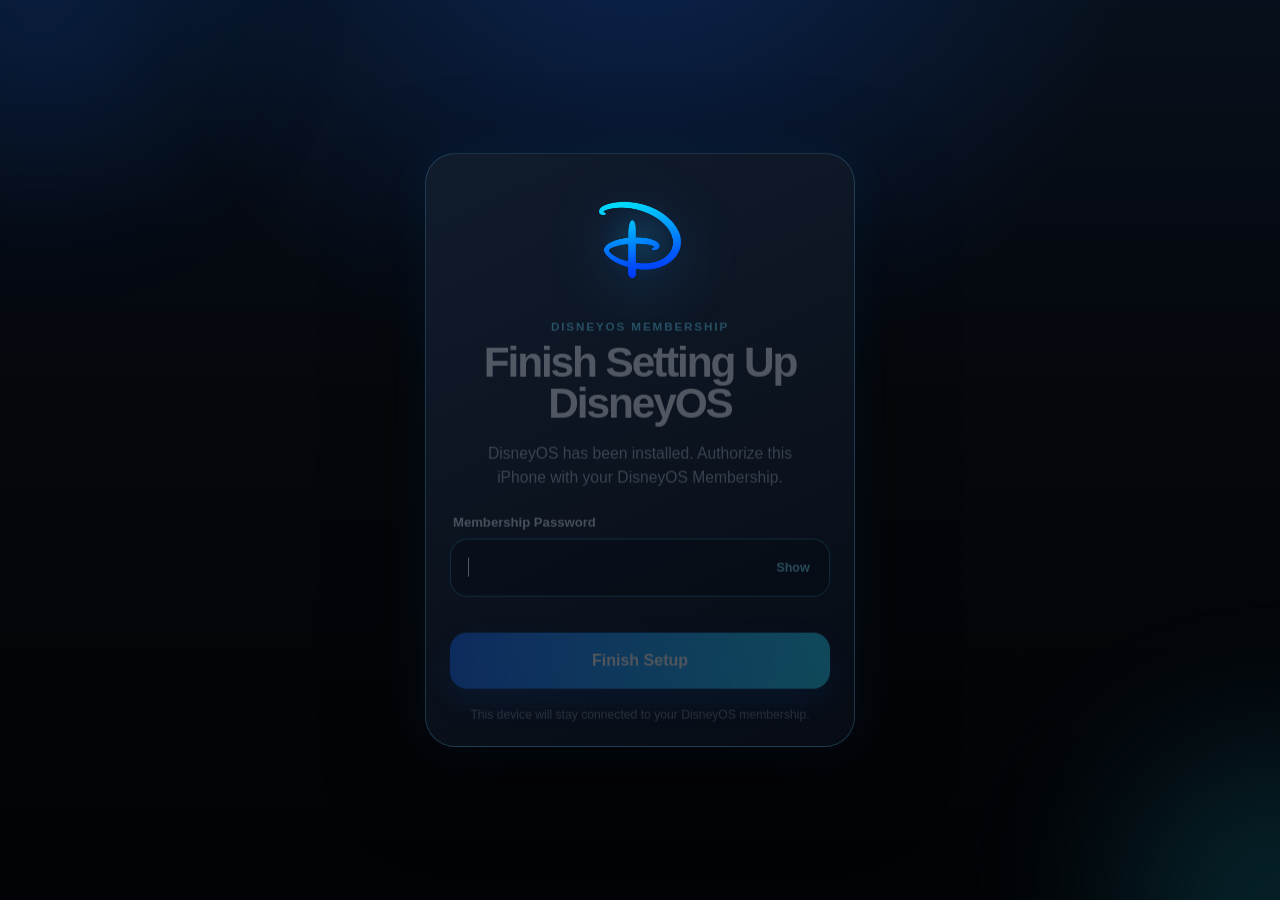
<file: index.html>
<!doctype html>
<html lang="en">
<head>
  <meta charset="utf-8">
  <meta name="viewport" content="width=device-width,initial-scale=1,viewport-fit=cover">
  <meta name="theme-color" content="#05070c">
  <title>DisneyOS</title>
  <link rel="icon" type="image/png" sizes="16x16" href="assets/favicon-16.png">
  <link rel="icon" type="image/png" sizes="32x32" href="assets/favicon-32.png">
  <link rel="apple-touch-icon" href="assets/apple-touch-icon.png">
  <style>
    :root{color-scheme:dark}html,body{margin:0;min-height:100%;background:#05070c}body{display:grid;place-items:center}.mark{width:72px;height:72px;object-fit:contain;opacity:0;animation:reveal .18s ease .18s forwards;filter:drop-shadow(0 12px 30px rgba(35,136,255,.24))}@keyframes reveal{to{opacity:1}}@media(prefers-reduced-motion:reduce){.mark{animation:none;opacity:1}}
  </style>
</head>
<body>
  <img class="mark" src="assets/disneyos-mark.png" alt="">
  <noscript><meta http-equiv="refresh" content="0;url=./v1/"></noscript>
  <script>
    (async () => {
      try {
        const response = await fetch("./latest.json", { cache: "no-store" });
        if (!response.ok) throw new Error("latest.json unavailable");
        const data = await response.json();
        if (!data.current || !/^v[0-9]+$/.test(data.current)) throw new Error("invalid version");
        const destination = new URL(`./${data.current}/`, window.location.href);
        destination.search = window.location.search;
        destination.hash = window.location.hash;
        window.location.replace(destination.href);
      } catch (error) {
        window.location.replace(new URL("./v1/", window.location.href).href);
      }
    })();
  </script>
</body>
</html>
</file>
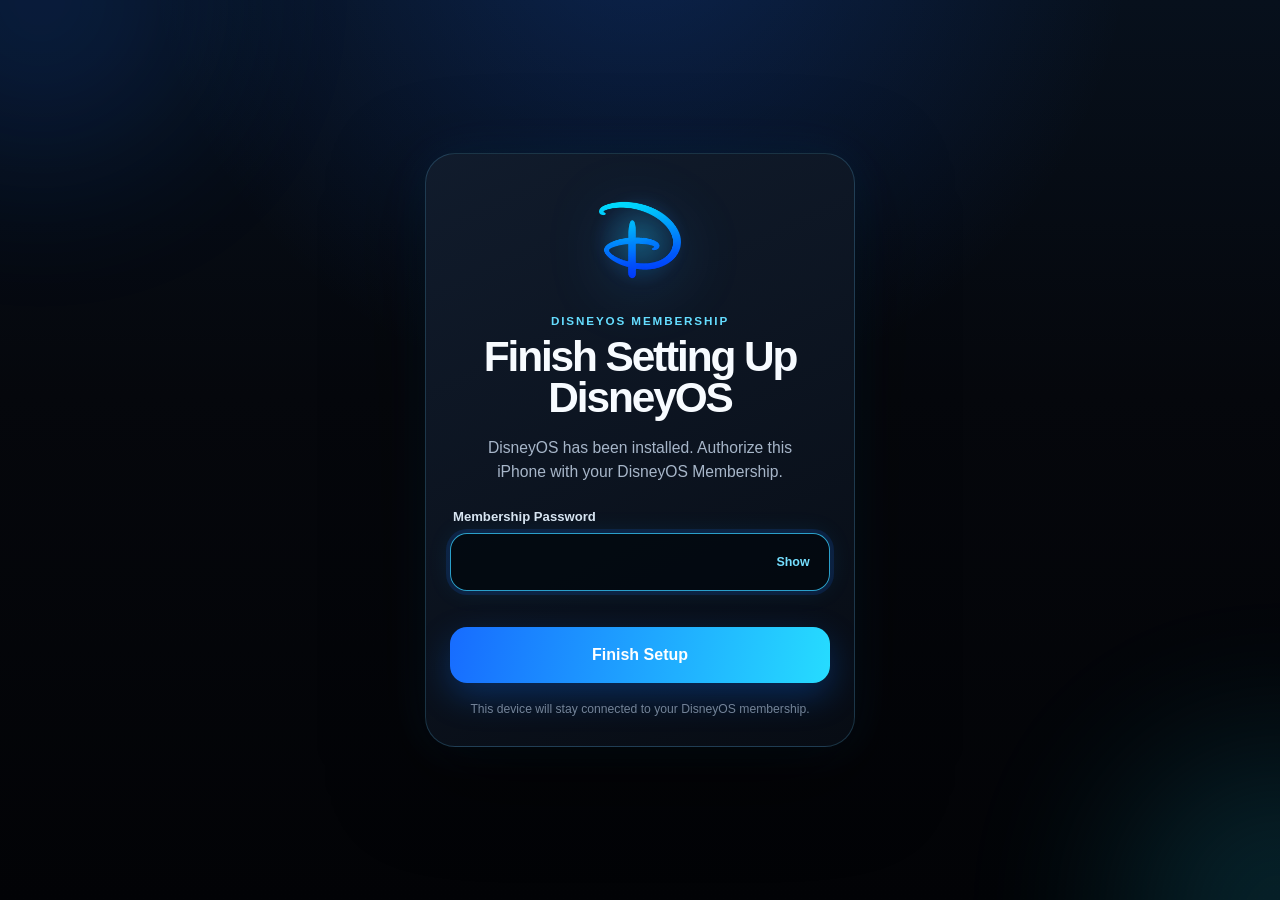
<file: activate/index.html>
<!doctype html>
<html lang="en">
<head>
  <meta charset="utf-8">
  <meta name="viewport" content="width=device-width,initial-scale=1,viewport-fit=cover">
  <meta name="theme-color" content="#05070c">
  <meta name="description" content="Activate your DisneyOS membership on this device.">
  <title>Activate DisneyOS</title>
  <link rel="icon" type="image/png" sizes="16x16" href="../assets/favicon-16.png">
  <link rel="icon" type="image/png" sizes="32x32" href="../assets/favicon-32.png">
  <link rel="apple-touch-icon" href="../assets/apple-touch-icon.png">
  <link rel="stylesheet" href="activate.css?v=1.1.1">
</head>
<body>
  <div class="ambient ambient-one" aria-hidden="true"></div>
  <div class="ambient ambient-two" aria-hidden="true"></div>

  <main class="activation-shell">
    <section class="activation-card" aria-live="polite">
      <div class="brand-stage" aria-hidden="true">
        <div class="brand-halo"></div>
        <img class="brand-mark" src="../assets/disneyos-mark.png" alt="">
      </div>

      <div id="loading-state" class="activation-state">
        <p class="eyebrow">DisneyOS Membership</p>
        <h1>Recognizing your membership</h1>
        <p class="supporting-copy">Please wait while DisneyOS checks this device.</p>
        <div class="loading-line" aria-hidden="true"><span></span></div>
      </div>

      <div id="activation-state" class="activation-state" hidden>
        <p id="activation-eyebrow" class="eyebrow">Members Only</p>
        <h1 id="activation-title">Welcome to DisneyOS</h1>
        <p id="activation-intro" class="supporting-copy">
          Your membership card has been recognized. Enter your membership password to activate this device.
        </p>

        <form id="activation-form" novalidate>
          <label for="membership-password">Membership Password</label>
          <div class="password-control">
            <input
              id="membership-password"
              name="password"
              type="password"
              autocomplete="current-password"
              autocapitalize="none"
              spellcheck="false"
              required
              aria-describedby="form-message"
            >
            <button id="password-toggle" class="password-toggle" type="button" aria-label="Show password">Show</button>
          </div>

          <p id="form-message" class="form-message" role="alert"></p>

          <button id="activate-button" class="primary-button" type="submit">
            <span id="activate-button-label">Activate DisneyOS</span>
          </button>
        </form>

        <p class="privacy-note">This device will stay connected to your DisneyOS membership.</p>
      </div>

      <div id="success-state" class="activation-state success-state" hidden>
        <div class="success-check" aria-hidden="true">
          <svg viewBox="0 0 52 52" role="presentation">
            <circle cx="26" cy="26" r="24"></circle>
            <path d="M15 27.5 22.2 35 38 18.5"></path>
          </svg>
        </div>
        <p class="eyebrow">Membership Verified</p>
        <h1 id="success-title">Welcome</h1>
        <p id="success-copy" class="supporting-copy">DisneyOS is now active on this device.</p>
        <div class="membership-summary">
          <span class="summary-label">DisneyOS Member</span>
          <strong id="member-name">Nathan</strong>
          <span id="device-name">This device</span>
        </div>
        <button id="open-disneyos" class="primary-button" type="button">Continue Setup</button>
      </div>

    </section>
  </main>

  <script src="activate.js?v=1.2.0"></script>
</body>
</html>
</file>
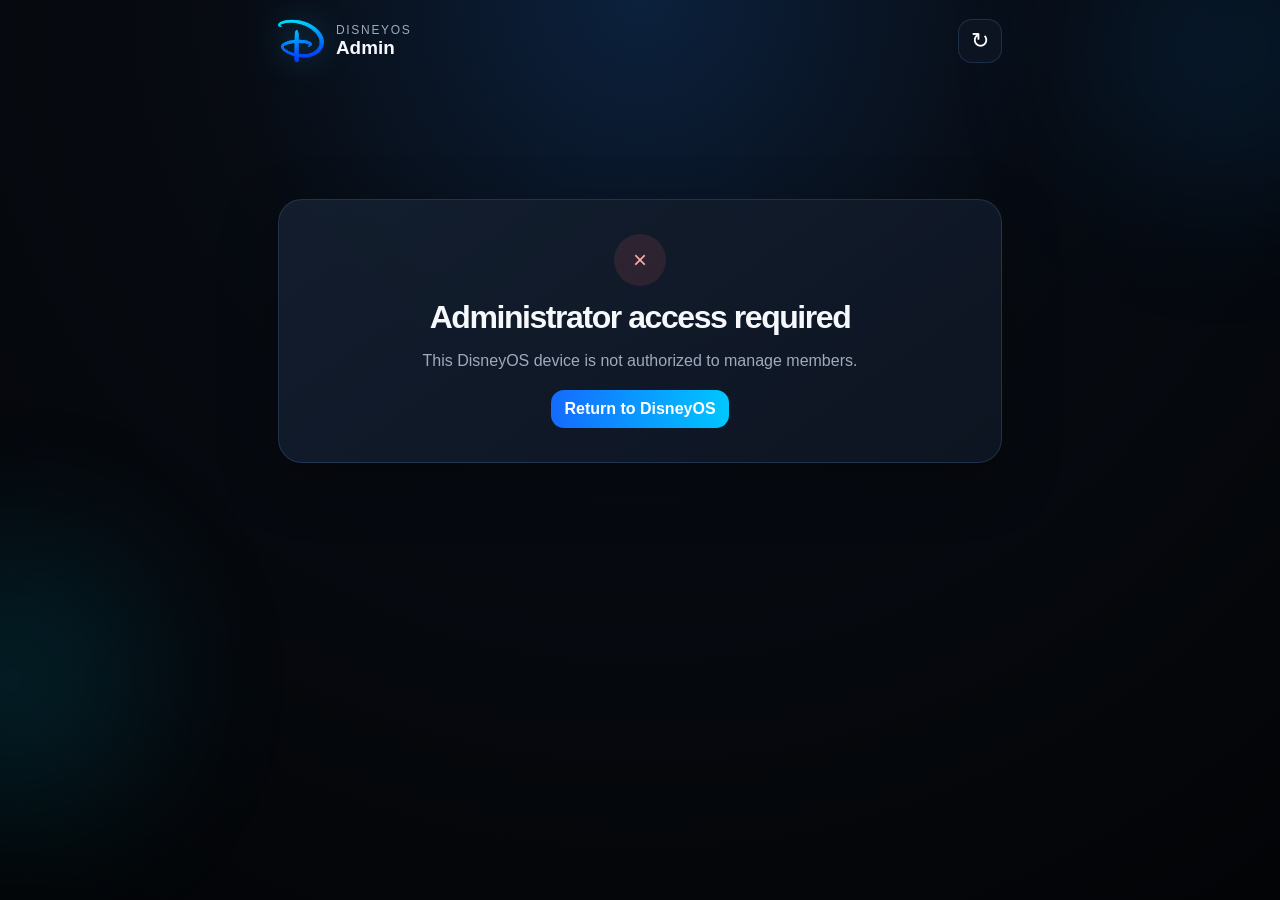
<file: admin/index.html>
<!doctype html>
<html lang="en">
<head>
  <meta charset="utf-8">
  <meta name="viewport" content="width=device-width,initial-scale=1,viewport-fit=cover">
  <meta name="theme-color" content="#05070c">
  <meta name="robots" content="noindex,nofollow">
  <title>DisneyOS Admin</title>
  <link rel="icon" href="../assets/favicon-32.png">
  <link rel="stylesheet" href="admin.css?v=1.1.0">
</head>
<body>
  <div class="ambient ambient-one"></div>
  <div class="ambient ambient-two"></div>
  <main class="shell">
    <header class="topbar">
      <a class="brand" href="../v1/" aria-label="Return to DisneyOS">
        <img src="../assets/disneyos-mark.png" alt="">
        <span><small>DisneyOS</small><strong>Admin</strong></span>
      </a>
      <button id="refresh-button" class="icon-button" type="button" aria-label="Refresh">↻</button>
    </header>

    <section id="loading-state" class="state-card">
      <div class="spinner"></div>
      <h1>Loading Command Center</h1>
      <p>Verifying administrator access.</p>
    </section>

    <section id="unauthorized-state" class="state-card" hidden>
      <div class="state-icon">×</div>
      <h1>Administrator access required</h1>
      <p>This DisneyOS device is not authorized to manage members.</p>
      <a class="primary-button" href="../v1/">Return to DisneyOS</a>
    </section>

    <section id="admin-content" hidden>
      <div class="hero">
        <p class="eyebrow">DisneyOS Command Center</p>
        <h1>Members & Devices</h1>
        <p>Manage member access without opening the database console.</p>
      </div>

      <div class="summary-grid">
        <article><span id="member-count">0</span><small>Members</small></article>
        <article><span id="device-count">0</span><small>Active devices</small></article>
        <article><span id="card-count">0</span><small>Active cards</small></article>
      </div>

      <details class="member-card create-panel"><summary>Create Member</summary>
        <form id="create-member-form" class="member-form">
          <label>First Name<input name="firstName" required maxlength="100" autocomplete="given-name"></label>
          <label>Last Name<input name="lastName" required maxlength="100" autocomplete="family-name"></label>
          <label>Enrollment Passphrase<input name="passphrase" type="password" required minlength="8" maxlength="200" autocomplete="new-password"></label>
          <label>Email (optional)<input name="email" type="email" maxlength="254"></label>
          <label>Disney Account Email (optional)<input name="disneyAccountEmail" type="email" maxlength="254"></label>
          <p>A regular membership is created without a card. You can issue the card later.</p>
          <button class="primary-button" type="submit">Create Member</button>
        </form>
      </details>
      <label class="search-label">Find a member<input id="member-search" type="search" placeholder="Name, Member ID, or email"></label>
      <div id="message" role="status" class="message" hidden></div>
      <section id="member-list" class="member-list" aria-live="polite"></section>
    </section>
  </main>

  <template id="member-template">
    <article class="member-card">
      <header class="member-header">
        <div class="avatar"></div>
        <div class="member-heading">
          <h2></h2>
          <p class="member-id"></p>
        </div>
        <span class="member-status"></span>
      </header>
      <div class="member-actions">
        <button class="secondary-button member-detail" type="button">Member details</button>
        <button class="secondary-button toggle-member" type="button"></button>
      </div>
      <div class="subsection cards-section">
        <h3>Membership cards</h3>
        <div class="card-list"></div>
      </div>
      <div class="subsection devices-section">
        <h3>Trusted devices</h3>
        <div class="device-list"></div>
      </div>
    </article>
  </template>

  <dialog id="member-dialog" class="member-card">
    <button id="close-detail" class="secondary-button" type="button">Close</button>
    <div id="detail-content"></div>
    <p id="detail-message" role="status"></p>
  </dialog>
  <script src="admin.js?v=1.2.1"></script>
</body>
</html>
</file>
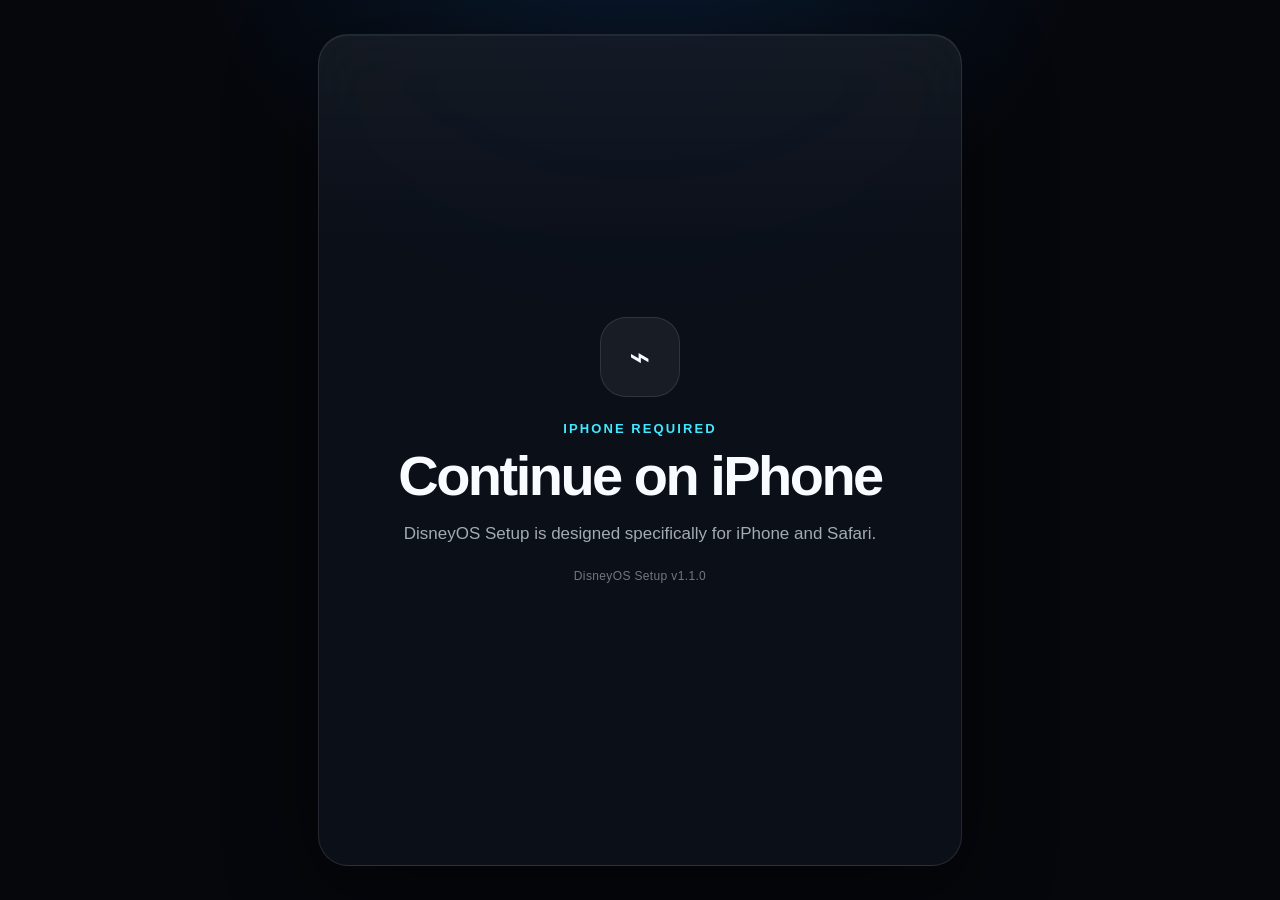
<file: setup/index.html>
<!doctype html>
<html lang="en">
<head>
  <meta charset="utf-8">
  <meta name="viewport" content="width=device-width,initial-scale=1,viewport-fit=cover">
  <meta name="theme-color" content="#05070c">
  <meta name="apple-mobile-web-app-capable" content="yes">
  <meta name="apple-mobile-web-app-status-bar-style" content="black-translucent">
  <meta name="apple-mobile-web-app-title" content="DisneyOS Setup">
  <meta name="description" content="Set up DisneyOS on your iPhone.">
  <title>DisneyOS Setup</title>
  <link rel="icon" type="image/png" sizes="16x16" href="assets/favicon-16.png">
  <link rel="icon" type="image/png" sizes="32x32" href="assets/favicon-32.png">
  <link rel="icon" type="image/png" sizes="192x192" href="assets/favicon-192.png">
  <link rel="apple-touch-icon" href="assets/apple-touch-icon.png">
  <link rel="manifest" href="manifest.webmanifest">
  <meta property="og:title" content="DisneyOS Setup">
  <meta property="og:description" content="Transform your iPhone into the ultimate Disney companion.">
  <meta property="og:image" content="assets/social-preview.png">
  <link rel="stylesheet" href="theme.css?v=1.1.0">
  <link rel="stylesheet" href="styles.css?v=1.1.0">
  <script defer src="config.js?v=1.1.0"></script>
  <script defer src="app.js?v=1.1.0"></script>
</head>
<body>
  <div class="ambient one" aria-hidden="true"></div>
  <div class="ambient two" aria-hidden="true"></div>
  <main id="app" class="app-shell" aria-live="polite"></main>
  <noscript><main class="app-shell"><section class="screen card center"><h1>JavaScript is required</h1><p>Enable JavaScript in Safari and reload.</p></section></main></noscript>
</body>
</html>
</file>
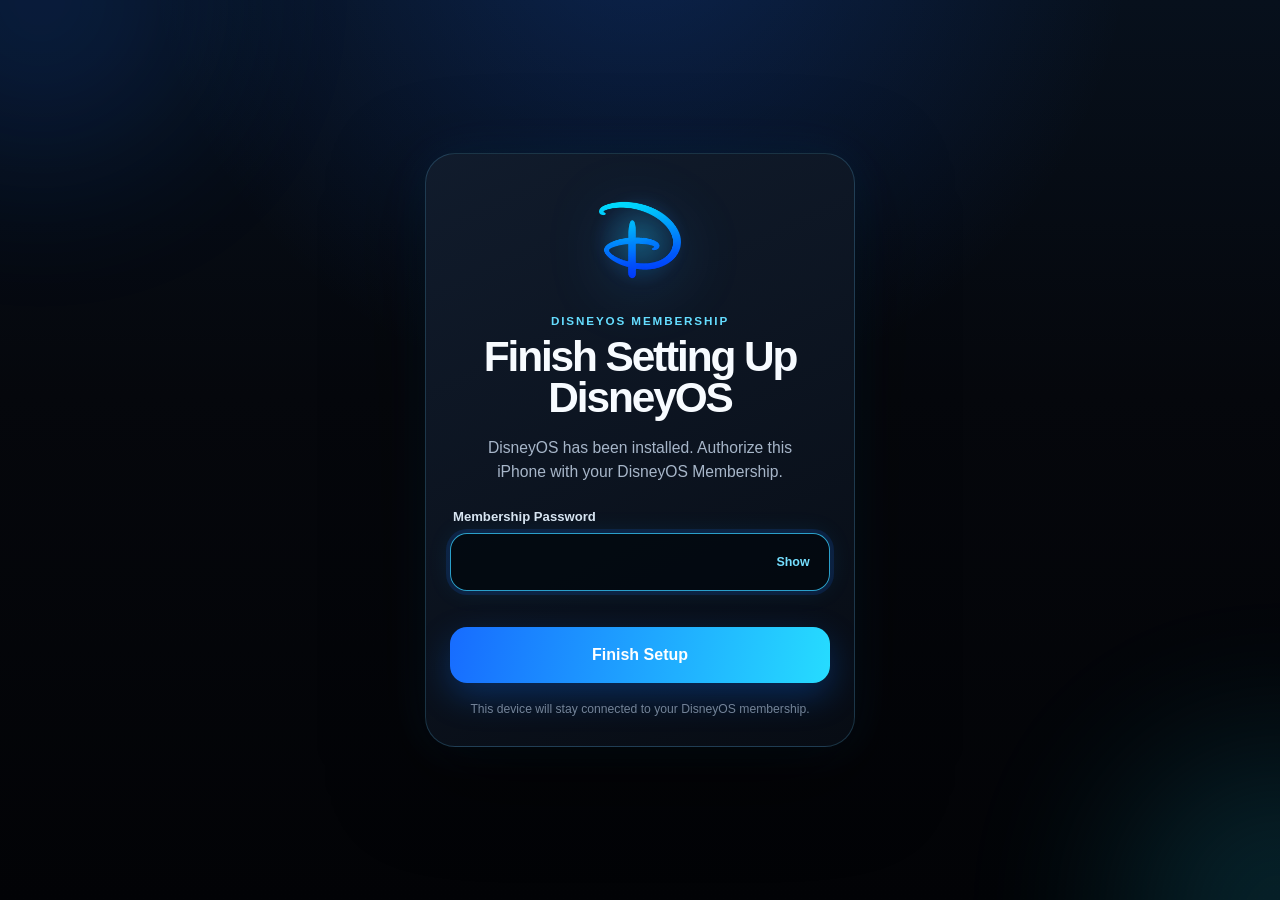
<file: v1/index.html>
<!DOCTYPE html>

<html lang="en">
<head>
<meta charset="utf-8"/>
<meta content="width=device-width, initial-scale=1, viewport-fit=cover" name="viewport"/>
<meta content="DisneyOS is an intelligent Disney trip companion." name="description"/>
<meta content="#05070c" name="theme-color"/>
<title>DisneyOS</title>
<style>
  html.membership-checking body { visibility: hidden; }
</style>
<script>
  (() => {
    "use strict";

    const API_BASE = "https://disneyos-api-dev.disneyosplanner.workers.dev/v1";
    const TOKEN_KEY = "disneyos-member-device-token";
    const PROFILE_KEY = "disneyos-member-profile";
    const DISPLAY_NAME_KEY = "disneyos-display-name";

    document.documentElement.classList.add("membership-checking");

    function clearMembership() {
      try {
        localStorage.removeItem(TOKEN_KEY);
        localStorage.removeItem(PROFILE_KEY);
        localStorage.removeItem(DISPLAY_NAME_KEY);
      } catch (error) {
        console.warn("DisneyOS could not clear the expired membership credential.", error);
      }
    }

    function showApp() {
      document.documentElement.classList.remove("membership-checking");
    }

    function requireActivation(reason = "installed-app") {
      if (reason !== "member-suspended") clearMembership();
      const destination = new URL("./authorize.html", window.location.href);
      destination.searchParams.set("reason", reason);
      window.location.replace(destination.href);
    }

    async function validateMembership() {
      let token = "";

      try {
        token = localStorage.getItem(TOKEN_KEY) || "";
      } catch {
        requireActivation();
        return;
      }

      if (!token) {
        requireActivation();
        return;
      }

      try {
        const response = await fetch(`${API_BASE}/membership/me`, {
          cache: "no-store",
          headers: {
            Accept: "application/json",
            Authorization: `Bearer ${token}`
          }
        });

        if (response.status === 401 || response.status === 403) {
          const denied = await response.json().catch(() => null);
          requireActivation(response.status === 403 && denied?.error?.code === "MEMBER_SUSPENDED" ? "member-suspended" : "device-revoked");
          return;
        }

        if (!response.ok) {
          console.warn(`DisneyOS membership validation returned ${response.status}; using the existing local session.`);
          showApp();
          return;
        }

        const payload = await response.json();

        if (!payload?.success || !payload?.data) {
          requireActivation();
          return;
        }

        localStorage.setItem(PROFILE_KEY, JSON.stringify(payload.data));
        if (payload.data.displayName) {
          localStorage.setItem(DISPLAY_NAME_KEY, payload.data.displayName);
        }

        showApp();
      } catch (error) {
        // Keep DisneyOS usable during a temporary network or API outage. A revoked
        // device will be removed automatically the next time validation can run.
        console.warn("DisneyOS could not reach the membership service; using the existing local session.", error);
        showApp();
      }
    }

    validateMembership();
  })();
</script>
<link href="manifest.webmanifest" rel="manifest"/>
<link href="css/theme.css?v=2.0.9" rel="stylesheet"/>
<link href="css/styles.css?v=3.5.1" rel="stylesheet"/>
<link href="css/my-trip.css?v=1" rel="stylesheet"/>
<link href="css/home.css?v=1" rel="stylesheet"/>
<link href="css/parks.css?v=2" rel="stylesheet"/>
<link href="assets/favicon-32.png" rel="icon" sizes="32x32" type="image/png"/>
<link href="assets/favicon-16.png" rel="icon" sizes="16x16" type="image/png"/>
<link href="assets/apple-touch-icon.png" rel="apple-touch-icon"/>
<style>
.magic-sheet{
  display:flex !important;
  flex-direction:column !important;
  height:min(92vh,820px) !important;
  max-height:none !important;
  overflow:hidden !important;
}
.magic-sheet-header{
  position:static !important;
  top:auto !important;
  flex:0 0 auto !important;
}
.magic-content{
  flex:1 1 0 !important;
  min-height:0 !important;
  overflow-y:auto !important;
  overscroll-behavior:contain;
  -webkit-overflow-scrolling:touch;
}
.magic-question-box{
  position:static !important;
  flex:0 0 auto !important;
  padding:12px 22px;
  border-top:1px solid rgba(255,255,255,.10);
  background:rgba(5,10,19,.98);
  z-index:4;
}
.magic-question-box label{display:block;margin-bottom:7px;font-weight:700}
.magic-question-row{display:flex;gap:10px;align-items:center}
.magic-question-row input{
  flex:1;
  min-width:0;
  border:1px solid rgba(255,255,255,.16);
  border-radius:14px;
  background:rgba(255,255,255,.06);
  color:inherit;
  padding:12px 14px;
  font:inherit;
}
.magic-question-row input::placeholder{color:rgba(255,255,255,.48)}
.magic-question-hint{margin:7px 2px 0;font-size:.75rem;opacity:.58}
.magic-sheet-footer{
  position:static !important;
  bottom:auto !important;
  flex:0 0 auto !important;
  background:rgba(5,10,19,.98);
  z-index:4;
}
@media(max-width:560px){
  .magic-sheet{
    height:94vh !important;
    max-height:none !important;
  }
  .magic-question-box{padding:10px 14px}
  .magic-question-row{gap:8px}
  .magic-question-row .primary-button{
    width:auto;
    white-space:nowrap;
    padding-left:16px;
    padding-right:16px;
  }
  .magic-question-hint{display:none}
}
</style>
<link rel="stylesheet" href="css/alerts.css?v=1">
<script type="module" src="js/alerts.mjs?v=3"></script>
<link rel="stylesheet" href="css/notifications.css?v=1">
<script type="module" src="js/notifications.mjs?v=1"></script>
</head>
<body>
<div aria-hidden="true" class="ambient one"></div>
<div aria-hidden="true" class="ambient two"></div>
<div class="app-shell">
<header class="app-header">
<div class="header-content">
<div class="header-brand-group">
<a class="header-brand-link" href="./" aria-label="Go to DisneyOS Home"><img alt="DisneyOS" class="header-brand-logo" src="assets/disneyos-logo-transparent.png"/></a>
<div>
<p class="eyebrow" id="current-date">
            Wednesday, July 29
          </p>
<h1 id="greeting">
            Good morning
          </h1>
</div>
</div>
<details id="alerts-activity"><summary aria-label="Notifications" title="Notifications"><svg width="24" height="24" viewBox="0 0 24 24" fill="none" stroke="currentColor" stroke-width="1.8" aria-hidden="true"><path d="M18 8a6 6 0 0 0-12 0c0 7-3 7-3 9h18c0-2-3-2-3-9ZM10 21h4"/></svg></summary><div id="alerts-activity-list"><p>Loading notifications…</p></div></details>
<button aria-label="Open settings" class="profile-button" id="profile-button" type="button">
<span id="profile-initial">
            D
          </span>
<span class="profile-notification-badge" id="profile-notification-badge" hidden>0</span>
</button>
</div>
</header>
<main class="app-content">
<!-- HOME -->
<section class="page active" data-page="home" id="home-page">
<section class="hero-card home-hero-card">
<div class="hero-card-top">
<div>
<p class="card-label">Today at</p>
<div class="park-selector-control"><button aria-expanded="false" aria-haspopup="listbox" class="park-selector-button" id="home-park-selector" type="button">
<span id="current-park">Magic Kingdom</span>
<span aria-hidden="true">⌄</span>
</button><div class="park-selector-panel" hidden="" id="park-selector-panel">
<button data-home-park="Magic Kingdom" type="button">Magic Kingdom</button>
<button data-home-park="EPCOT" type="button">EPCOT</button>
<button data-home-park="Hollywood Studios" type="button">Hollywood Studios</button>
<button data-home-park="Animal Kingdom" type="button">Animal Kingdom</button>
</div></div>
</div>
<div aria-label="Current weather" class="weather-summary">
<span class="weather-icon" id="hero-weather-icon">☀️</span>
<span id="hero-temperature">--°</span>
</div>
</div>
<div class="hero-status-grid">
<div>
<span class="metric-label">Park hours</span>
<strong id="park-hours">Checking…</strong>
</div>
<div>
<span class="metric-label">Current crowd</span>
<strong id="current-crowd">Checking…</strong>
</div>
<div>
<span class="metric-label">Park status</span>
<strong id="park-status">Checking…</strong>
</div>
</div>

<p id="home-park-status" class="home-source-status" aria-live="polite"></p>
<div class="home-info-grid">
<article class="home-info-card expandable-info-card" id="weather-card">
<button aria-expanded="false" class="info-card-toggle" type="button">
<span class="compact-card-icon" id="weather-card-icon">🌦️</span>
<span class="info-card-copy">
<span class="card-label">Weather</span>
<strong id="weather-summary-title">Loading forecast…</strong>
<small id="weather-summary-detail">Checking current conditions</small>
</span>
<span class="schedule-chevron">›</span>
</button>
<div class="info-card-details" hidden="">
<div class="weather-detail-grid" id="weather-detail-grid"></div>
</div>
</article>
<article class="home-info-card expandable-info-card" id="transportation-card">
<button aria-expanded="false" class="info-card-toggle" type="button">
<span class="compact-card-icon">🚝</span>
<span class="info-card-copy">
<span class="card-label">Transportation</span>
<strong id="transportation-title">Loading options…</strong>
<small id="transportation-detail">Checking routes for this park</small>
</span>
<span class="schedule-chevron">›</span>
</button>
<div class="info-card-details" hidden="">
<div class="transportation-list" id="transportation-list"></div>
</div>
</article>
</div>
</section>





<aside id="home-alerts" aria-label="Important alerts" hidden></aside>
<section class="section-block">
<div class="section-heading">
<div>
<p class="eyebrow">One tap</p>
<h2>Quick actions</h2>
</div>
</div>
<div class="quick-action-grid">
<button class="quick-action-card" data-action="open-wait-times" type="button">
<span>⏱️</span>
<strong>Wait Times</strong>
</button>
<button class="quick-action-card" id="park-map-button" type="button">
<span>🗺️</span>
<strong>Park Map</strong>
</button>
<button class="quick-action-card magic-action-card genie-on-blue" data-action="open-magic" type="button">
<span aria-hidden="true"><img class="genie-lamp" src="assets/genie-lamp.svg" alt=""></span>
<strong>Genie</strong>
</button>
<a class="quick-action-card" href="lightning-lanes.html?from=home" aria-label="Lightning Lane">
<span aria-hidden="true">⚡</span>
<strong>Lightning Lane</strong>
</a>
</div>
</section><section class="section-block">
<div class="section-heading">
<div>
<p class="eyebrow">Your day</p>
<h2>Today’s plans</h2>
</div>
</div>
<p id="home-trip-status" class="home-source-status" aria-live="polite"></p>
<div id="home-trip-plans"><p class="secondary-detail">Checking today’s Trip plans…</p></div>
</section><section class="section-block">
<div class="section-heading">
<div>
<p class="eyebrow">Today in the park</p>
<h2>What’s next</h2>
</div>
</div>
<div class="schedule-card-list" id="schedule-card-list">
<article class="schedule-loading-card" id="schedule-loading-card">
<div aria-hidden="true" class="loading-spinner"></div>
<div>
<strong>Loading today’s entertainment</strong>
<p>Checking remaining showtimes for the selected park.</p>
</div>
</article>
</div>
</section></section>
<!-- PARKS -->
<section class="page" data-page="parks" id="parks-page"><p>Loading Park Explorer…</p></section>
<!-- MY TRIP -->
<section class="page" data-page="trip" id="trip-page">
<div class="page-title-block trip-title-block">
<div>
<p class="eyebrow">Your vacation</p>
<h2>My Trip</h2>
<p id="trip-page-subtitle">Your Saved Party, every date, every plan.</p>
</div>
<button class="trip-refresh-button" id="trip-refresh-button" type="button" aria-label="Refresh My Trip">↻</button>
</div>
<div class="trip-status-strip" id="trip-status-strip">
<span class="trip-status-dot"></span>
<button type="button" class="trip-genie-action genie-on-blue" data-ask-genie data-screen="trip"><span>Plan with</span> <img class="genie-lamp" src="assets/genie-lamp.svg" alt="Genie"></button><span id="trip-status-text">Connecting to Disney Planner…</span>
</div>
<div id="my-trip-content" aria-live="polite"></div>
</section>
<!-- SHORTCUTS -->
<section class="page" data-page="shortcuts" id="shortcuts-page">
<div class="page-title-block">
<p class="eyebrow">
            One tap
          </p>
<h2>
            Shortcuts
          </h2>
<p>
            Launch common Disney actions without navigating through menus.
          </p>
</div>
<div class="shortcut-grid">
<a class="shortcut-card shortcut-card-live" href="?view=alerts"><span class="shortcut-icon">🔔</span><strong>Alerts <span id="alerts-badge" hidden>0</span></strong></a>
<button aria-label="Open Wait Times" class="shortcut-card shortcut-card-live" id="wait-times-shortcut" type="button">
<span class="shortcut-icon">
              ⏱️
            </span>
<strong>
              Wait Times
            </strong>
</button>
<a class="shortcut-card shortcut-card-live" href="lightning-lanes.html?from=shortcuts" aria-label="Lightning Lane">
<span class="shortcut-icon" aria-hidden="true">⚡</span>
<strong>Lightning Lane</strong>
</a>
<button class="shortcut-card shortcut-card-coming-soon" disabled="" type="button">
<span class="shortcut-icon">📍</span>
<strong>Navigate</strong>
</button>
</div>
</section>
<section class="page" data-page="alerts" id="alerts-page">
<div class="page-title-block"><p class="eyebrow">Shortcuts</p><h2>Alerts</h2><p>A little less waiting. A little more magic.</p></div>
<div class="alert-actions"><button type="button" class="primary-button" data-alert-action="new">Create an Alert</button><button type="button" class="secondary-button genie-action-button genie-on-blue" data-alert-action="ai"><img class="genie-lamp" src="assets/genie-lamp.svg" alt=""> Ask Genie to draft</button><button type="button" class="secondary-button icon-button" data-alert-action="refresh" aria-label="Refresh alerts" title="Refresh alerts">↻</button></div>
<p id="alerts-status" role="status"></p><div id="alerts-content"></div></section>
<dialog id="alert-editor" aria-label="Alert configuration"></dialog>
<!-- SETTINGS -->
<section class="page" data-page="settings" id="settings-page">
<div class="page-title-block">
<p class="eyebrow">
            DisneyOS
          </p>
<h2>
            Settings
          </h2>
<p>
            Personalize your DisneyOS experience.
          </p>
</div>
<div class="settings-group">
<p class="settings-group-label">
            Profile
          </p>
<div class="settings-card">
<button class="settings-row" id="edit-name-button" type="button">
<span>
<strong>Name</strong>
<small id="settings-name">Not set</small>
</span>
<span>›</span>
</button>
<button class="settings-row" id="edit-park-button" type="button">
<span>
<strong>Preferred park</strong>
<small id="settings-park">Magic Kingdom</small>
</span>
<span>›</span>
</button>
<button class="settings-row settings-row-coming-soon" disabled="" type="button">
<span>
<strong>Default resort</strong>
<small>Resort selection</small>
</span>
<span class="feature-state-badge coming-soon">Coming Soon</span>
</button>
</div>
</div>
<div class="settings-group">
<p class="settings-group-label">
            Membership
          </p>
<div class="settings-card">
<div class="settings-row static-row">
<span>
<strong>Member ID</strong>
<small id="settings-member-id">Loading…</small>
</span>
</div>
<div class="settings-row static-row">
<span>
<strong>Member status</strong>
<small id="settings-member-status">Loading…</small>
</span>
<span class="status-badge" id="settings-member-status-badge">Active</span>
</div>
<a class="settings-row settings-admin-row" href="../admin/" id="admin-console-link" hidden>
<span>
<strong>DisneyOS Admin</strong>
<small>Manage members and devices</small>
</span>
<span>›</span>
</a>
</div>
</div>
<div class="settings-group">
<p class="settings-group-label">
            Connections
          </p>
<div class="settings-card">
<div class="settings-row static-row">
<span>
<strong>Disney Profile</strong>
<small id="settings-disney-profile">Checking connection…</small>
</span>
<span class="status-badge" id="settings-disney-profile-badge">Live</span>
</div>
<button class="settings-row" id="party-manager-button" type="button">
<span>
<strong>People & Parties</strong>
<small id="settings-party-summary">Loading party…</small>
</span>
<span>›</span>
</button>
<button class="settings-row settings-row-coming-soon" disabled="" type="button">
<span>
<strong>Apple Shortcuts</strong>
<small>Shortcut management</small>
</span>
<span class="feature-state-badge coming-soon">Coming Soon</span>
</button>
</div>
</div>
<div class="settings-group">
<p class="settings-group-label">
            Application
          </p>
<div class="settings-card">
<button class="settings-row settings-row-coming-soon" disabled="" type="button">
<span>
<strong>Appearance</strong>
<small>Theme options</small>
</span>
<span class="feature-state-badge coming-soon">Coming Soon</span>
</button>
<button class="settings-row" id="notification-settings-button" type="button"><span><strong>Notifications</strong><small id="notification-setting-state">Device and account preferences</small></span><span aria-hidden="true">›</span></button>
<div class="settings-row static-row">
<span>
<strong>DisneyOS version</strong>
<small>1.2.0 Preview</small>
</span>
</div>
</div>
</div>
</section>
</main>
<nav aria-label="Primary navigation" class="bottom-navigation">
<button aria-label="Home" class="nav-button active" data-target="home" type="button">
<span class="nav-icon">⌂</span>
<span class="nav-label">Home</span>
</button>
<button aria-label="My Trip" class="nav-button" data-target="trip" type="button">
<span class="nav-icon">◉</span>
<span class="nav-label">My Trip</span>
</button>
<button aria-label="Genie" class="nav-button" data-target="genie" type="button">
<span class="nav-icon"></span><span class="nav-label">Genie</span>
</button>
<button aria-label="Parks" class="nav-button" data-target="parks" type="button">
<span class="nav-icon">♜</span><span class="nav-label">Parks</span>
</button>
<button aria-label="Shortcuts" class="nav-button" data-target="shortcuts" type="button">
<span class="nav-icon">⚡</span>
<span class="nav-label">Shortcuts</span>
</button>
</nav>
</div>
<dialog id="trip-editor" aria-label="Trip editor"></dialog>
<script src="js/app.js?v=3.11.1"></script>
<script type="module" src="js/parks.mjs?v=4"></script>
<div class="party-modal" hidden id="party-modal">
<div class="party-modal-backdrop" data-action="close-party-manager"></div>
<section class="party-sheet" role="dialog" aria-modal="true" aria-labelledby="party-manager-title">
<header class="party-sheet-header">
<div>
<p class="eyebrow">DisneyOS</p>
<h2 id="party-manager-title">People & Parties</h2>
<p>Link your Disney identity, approve your people, and build reusable parties.</p>
</div>
<button class="party-close-button" data-action="close-party-manager" type="button" aria-label="Close party management">×</button>
</header>
<div class="party-sheet-content">
<div class="party-message" id="party-message" hidden></div>
<section class="party-section party-section-panel party-section-profile">
<div class="party-section-heading">
<div>
<p class="settings-group-label">My Disney Profile</p>
<small>This identifies which Disney profile belongs to your DisneyOS membership.</small>
</div>
</div>
<article class="party-identity-card" id="party-identity-card">
<div class="party-avatar-placeholder">D</div>
<div>
<strong>Loading Disney profile…</strong>
<small>Checking your linked identity</small>
</div>
</article>
<button class="party-secondary-action" id="party-link-self-button" type="button" hidden>Verify Disney Account</button>
<div class="disney-identity-find" id="disney-identity-find" hidden>
  <div class="party-link-session-copy">
    <strong>Find My Disney Account</strong>
    <p>Enter the name and email used on your Disney account. DisneyOS will discover the matching Disney identity without changing your existing DisneyOS profile link.</p>
  </div>
  <div class="disney-identity-fields">
    <label>
      <span>First Name</span>
      <input id="disney-identity-first-name" type="text" autocomplete="given-name">
    </label>
    <label>
      <span>Last Name</span>
      <input id="disney-identity-last-name" type="text" autocomplete="family-name">
    </label>
    <label class="wide">
      <span>Disney Account Email</span>
      <input id="disney-identity-email" type="email" autocomplete="email" inputmode="email">
    </label>
  </div>
  <div class="party-link-session-actions">
    <button class="party-primary-button" id="disney-identity-find-button" type="button">Find My Disney Account</button>
    <button class="party-text-button" id="disney-identity-find-cancel" type="button">Cancel</button>
  </div>
  <div class="disney-identity-local-status" id="disney-identity-local-status" hidden></div>
  <div class="disney-identity-result" id="disney-identity-result" hidden></div>
<div class="disney-identity-verify" id="disney-identity-verify" hidden>
  <button class="primary-button party-primary-button disney-identity-action-button" id="disney-identity-send-otp" type="button">Send Verification Code</button>
  <div class="disney-identity-otp-entry" id="disney-identity-otp-entry" hidden>
    <label>
      <span>Verification Code</span>
      <input id="disney-identity-otp-code" type="text" inputmode="numeric" autocomplete="one-time-code" maxlength="6" placeholder="000000">
    </label>
    <button class="primary-button party-primary-button disney-identity-action-button" id="disney-identity-verify-otp" type="button">Verify Disney Account</button>
  </div>
  <small id="disney-identity-otp-copy"></small>
</div>
</div>
</section>
<section class="party-section party-section-panel party-section-people">
<div class="party-section-heading">
<div>
<p class="settings-group-label">My People</p>
<small>Adults you are approved to plan with. Managed guests stay nested under the adult who manages them.</small>
</div>
<button class="party-inline-action" id="party-add-people-button" type="button" hidden>Add People</button>
</div>

<section class="party-approvals-panel" id="party-approvals-panel" hidden>
<div class="party-subsection-heading">
<div><strong>Approvals</strong><small>Requests that need your decision.</small></div>
<span class="party-count-badge" id="party-approvals-count">0</span>
</div>
<div class="party-approvals-list" id="party-approvals-list"></div>
</section>

<div class="people-add-flow" id="people-add-flow" hidden>
<div class="people-add-flow-header">
<div>
<strong>Find Someone</strong>
<p>Search for the adult using their Disney account information. DisneyOS will determine how they need to approve your request.</p>
</div>
<button class="party-text-button" id="people-add-close" type="button">Close</button>
</div>
<button class="people-help-toggle" id="people-help-toggle" type="button" aria-expanded="false">ⓘ How adding people works</button>
<div class="people-help-panel" id="people-help-panel" hidden>
<div class="people-help-item"><strong>If they use DisneyOS</strong><p>They approve your request inside their own DisneyOS account. No email code is needed.</p></div>
<div class="people-help-item"><strong>If they are new to DisneyOS Planner</strong><p>DisneyOS Planner sends a Disney Family & Friends invitation. Accepting that Disney invitation approves the request.</p></div>
<div class="people-help-item"><strong>If they are already connected to Planner but do not use DisneyOS</strong><p>They must approve this specific request using a new code sent to their Disney-verified email.</p></div>
<div class="people-help-item"><strong>Managed guests</strong><p>Managed guests are not searched independently. Add their managing adult first, then expand that adult in My People to request their managed guests.</p></div>
</div>
<div class="people-search-fields">
<label><span>First Name</span><input id="people-search-first-name" type="text" autocomplete="given-name"></label>
<label><span>Last Name</span><input id="people-search-last-name" type="text" autocomplete="family-name"></label>
<label class="wide"><span>Disney Account Email</span><input id="people-search-email" type="email" autocomplete="email" inputmode="email"></label>
</div>
<button class="primary-button people-search-button" id="people-search-button" type="button">Search Disney</button>
<div class="people-flow-status" id="people-flow-status" hidden></div>
<div class="people-search-result" id="people-search-result" hidden></div>
</div>

<div class="party-people-list" id="party-people-list"><div class="party-loading">Loading your people…</div></div>
</section>
<section class="party-section party-section-panel party-section-parties">
<div class="party-section-heading">
<div>
<p class="settings-group-label">Saved Parties</p>
<small>Your active party becomes DisneyOS planning context.</small>
</div>
</div>
<div class="party-saved-list" id="party-saved-list">
<div class="party-loading">Loading saved parties…</div>
</div>
</section>
<section class="party-section party-create-section">
<div>
<p class="settings-group-label">Create a Saved Party</p>
<small>Choose from My People. The full DisneyOS Planner directory is never shown here.</small>
</div>
<label class="party-field">
<span>Party name</span>
<input id="party-name-input" type="text" maxlength="50" placeholder="Family, Family + Rookstools…" autocomplete="off">
</label>
<div class="party-profile-list" id="party-profile-list"></div>
<button class="party-primary-button" id="party-create-button" type="button">Create Party</button>
</section>
</div>
</section>
</div>
<div class="magic-modal" hidden="" id="magic-modal">
<div class="magic-modal-backdrop" data-action="close-magic"></div>
<section aria-labelledby="magic-title" aria-modal="true" class="magic-sheet" role="dialog">
<header class="magic-sheet-header">
<div>
<p class="eyebrow">DisneyOS Genie</p>
<h2 id="magic-title">What should I do next?</h2>
</div>
<button aria-label="Close DisneyOS Genie" class="magic-close-button" data-action="close-magic" type="button">×</button>
</header>
<div class="magic-content" id="magic-content">
<div class="magic-loading">
<div aria-hidden="true" class="loading-spinner"></div>
<strong>Finding your best next move…</strong>
<p>Comparing waits, shows, weather, and remaining park time.</p>
</div>
</div>
<div class="magic-question-box">
<label for="magic-question-input">Ask Genie anything</label>
<div class="magic-question-row">
<input id="magic-question-input" type="text" maxlength="600" autocomplete="off" placeholder="I want to see a show…">
<button class="primary-button" id="magic-ask-button" type="button">Ask ✨</button>
</div>
<p class="magic-question-hint">Try “quick snack,” “something indoors,” or “what fits before my next plan?”</p>
</div>
<footer class="magic-sheet-footer" hidden="" id="magic-actions">
<button class="secondary-button" id="magic-another-button" type="button">🔄 Give me another</button>
<button class="primary-button" id="magic-wait-times-button" type="button">View Wait Times</button>
</footer>
</section>
</div>
<script>
    if ("serviceWorker" in navigator) {
      window.addEventListener("load", () => navigator.serviceWorker.register("./service-worker.js", { updateViaCache: "none" }));
    }
  </script>
<dialog id="notifications-dialog" aria-label="Notification preferences"></dialog>
<link rel="stylesheet" href="css/genie.css?v=1">
<script type="module" src="js/genie.mjs?v=1"></script>
</body>
</html>
</file>
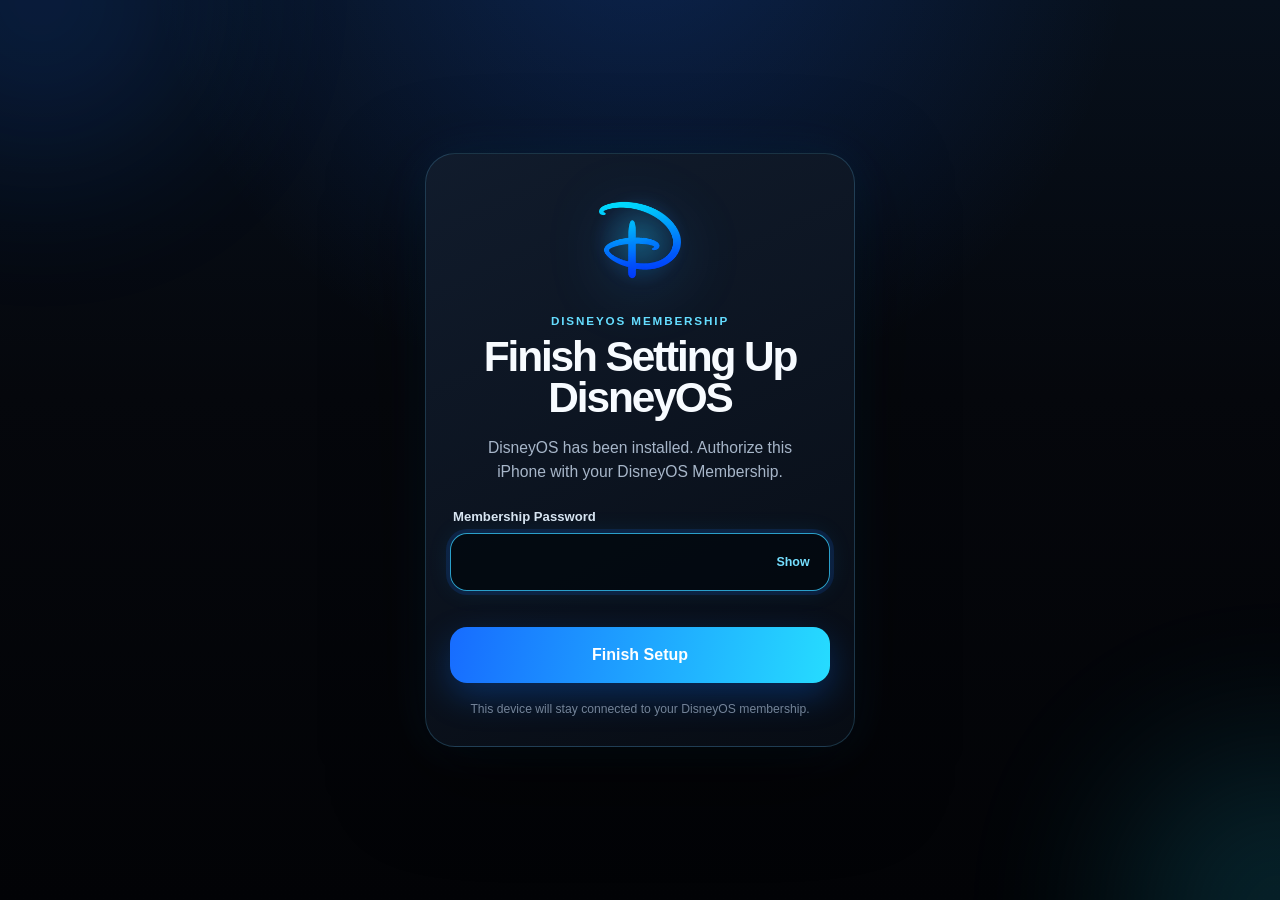
<file: v1/authorize.html>
<!doctype html>
<html lang="en">
<head>
  <meta charset="utf-8">
  <meta name="viewport" content="width=device-width,initial-scale=1,viewport-fit=cover">
  <meta name="theme-color" content="#05070c">
  <meta name="description" content="Activate your DisneyOS membership on this device.">
  <title>Finish Setting Up DisneyOS</title>
  <link rel="icon" type="image/png" sizes="16x16" href="assets/favicon-16.png">
  <link rel="icon" type="image/png" sizes="32x32" href="assets/favicon-32.png">
  <link rel="apple-touch-icon" href="assets/apple-touch-icon.png">
  <link rel="stylesheet" href="../activate/activate.css?v=1.1.1">
</head>
<body>
  <div class="ambient ambient-one" aria-hidden="true"></div>
  <div class="ambient ambient-two" aria-hidden="true"></div>

  <main class="activation-shell">
    <section class="activation-card" aria-live="polite">
      <div class="brand-stage" aria-hidden="true">
        <div class="brand-halo"></div>
        <img class="brand-mark" src="assets/disneyos-mark.png" alt="">
      </div>

      <div id="loading-state" class="activation-state">
        <p class="eyebrow">DisneyOS Membership</p>
        <h1>Recognizing your membership</h1>
        <p class="supporting-copy">Please wait while DisneyOS checks this device.</p>
        <div class="loading-line" aria-hidden="true"><span></span></div>
      </div>

      <div id="activation-state" class="activation-state" hidden>
        <p id="activation-eyebrow" class="eyebrow">Members Only</p>
        <h1 id="activation-title">Welcome to DisneyOS</h1>
        <p id="activation-intro" class="supporting-copy">
          DisneyOS has been installed. Authorize this iPhone with your DisneyOS Membership.
        </p>
        <p id="membership-reference" class="privacy-note" hidden></p>

        <form id="activation-form" novalidate>
          <label for="membership-password">Membership Password</label>
          <div class="password-control">
            <input
              id="membership-password"
              name="password"
              type="password"
              autocomplete="current-password"
              autocapitalize="none"
              spellcheck="false"
              required
              aria-describedby="form-message"
            >
            <button id="password-toggle" class="password-toggle" type="button" aria-label="Show password">Show</button>
          </div>

          <p id="form-message" class="form-message" role="alert"></p>

          <button id="activate-button" class="primary-button" type="submit">
            <span id="activate-button-label">Activate DisneyOS</span>
          </button>
        </form>

        <p class="privacy-note">This device will stay connected to your DisneyOS membership.</p>
      </div>

      <div id="success-state" class="activation-state success-state" hidden>
        <div class="success-check" aria-hidden="true">
          <svg viewBox="0 0 52 52" role="presentation">
            <circle cx="26" cy="26" r="24"></circle>
            <path d="M15 27.5 22.2 35 38 18.5"></path>
          </svg>
        </div>
        <p class="eyebrow">Membership Verified</p>
        <h1 id="success-title">Welcome</h1>
        <p id="success-copy" class="supporting-copy">DisneyOS is now active on this device.</p>
        <div class="membership-summary">
          <span class="summary-label">DisneyOS Member</span>
          <strong id="member-name">Nathan</strong>
          <span id="device-name">This device</span>
        </div>
        <button id="open-disneyos" class="primary-button" type="button">Continue Setup</button>
      </div>

    </section>
  </main>

  <script src="../activate/activate.js?v=1.2.0"></script>
</body>
</html>
</file>
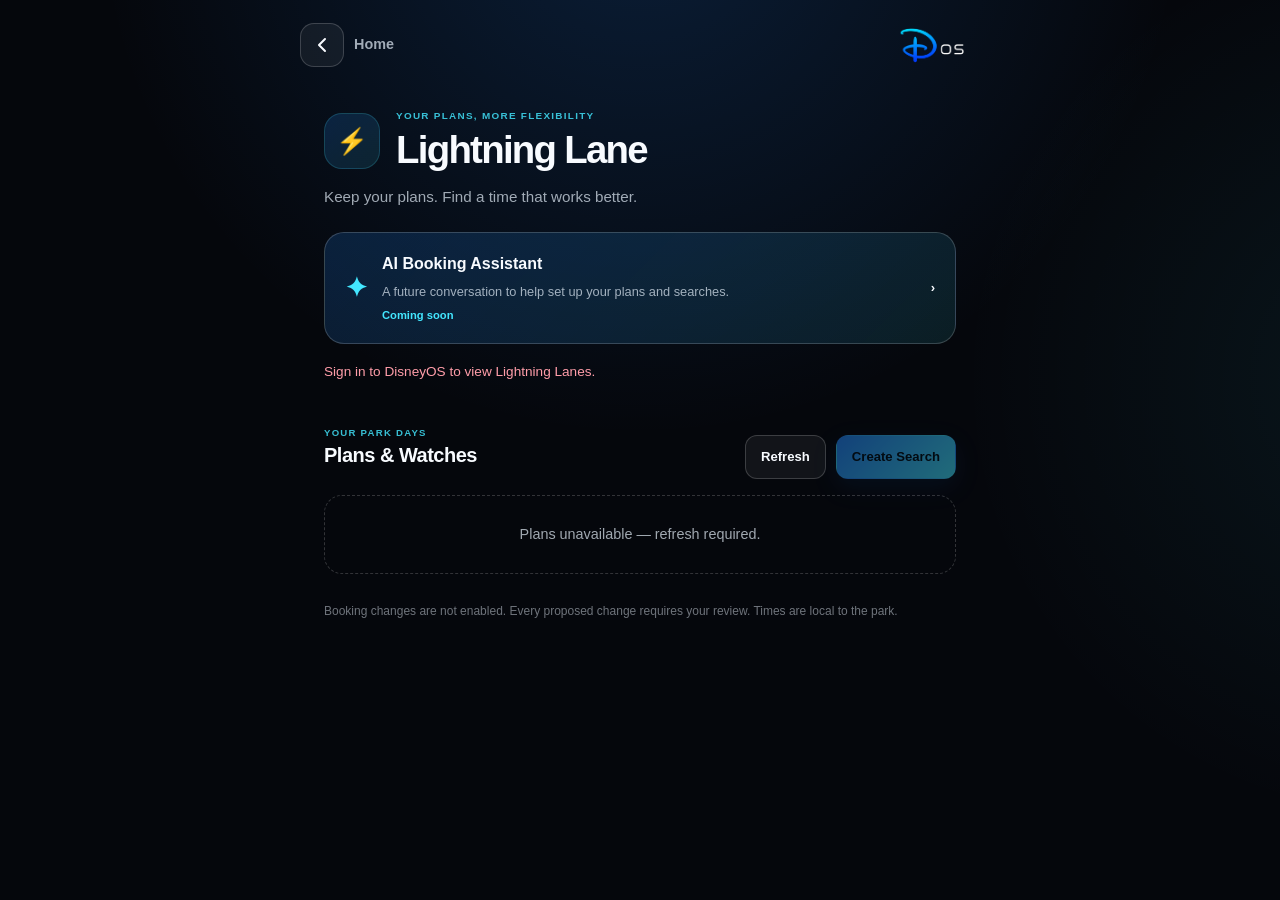
<file: v1/lightning-lanes.html>
<!doctype html>
<html lang="en" class="lane-root">
<head>
  <meta charset="utf-8">
  <meta name="viewport" content="width=device-width, initial-scale=1, viewport-fit=cover">
  <meta name="theme-color" content="#05070c">
  <title>Lightning Lane | DisneyOS</title>
  <link rel="manifest" href="manifest.webmanifest">
  <link rel="icon" href="assets/favicon-32.png">
  <link rel="apple-touch-icon" href="assets/apple-touch-icon.png">
  <link rel="stylesheet" href="css/theme.css?v=2.0.9">
  <link rel="stylesheet" href="css/styles.css?v=3.5.1">
  <link rel="stylesheet" href="css/lightning-lanes.css?v=20261003-dates2">
  <script type="module" src="js/lightning-lanes.mjs?r27g-v2-consent=1&amp;v=20261003-dates2"></script>
</head>
<body class="lane-shell">
  <div class="ambient one" aria-hidden="true"></div>
  <div class="ambient two" aria-hidden="true"></div>
  <header class="app-header lane-header">
    <div class="header-content">
      <a class="lane-back" id="lane-back" href="index.html?view=home"><span class="back-icon" aria-hidden="true"><svg viewBox="0 0 24 24" width="24" height="24"><path d="m15 6-6 6 6 6" fill="none" stroke="currentColor" stroke-width="2" stroke-linecap="round" stroke-linejoin="round"/></svg></span><span id="lane-back-label">Home</span></a>
      <a class="header-brand-link" href="index.html?view=home" aria-label="DisneyOS Home"><img src="assets/disneyos-logo-transparent.png" alt="DisneyOS" class="lane-brand"></a>
    </div>
  </header>
  <main class="lane-page">
    <div class="lane-title">
      <span class="lane-icon" aria-hidden="true">⚡</span>
      <div><p class="eyebrow">YOUR PLANS, MORE FLEXIBILITY</p><h1>Lightning Lane</h1></div>
    </div>
    <p class="lane-intro">Keep your plans. Find a time that works better.</p>
    <button type="button" class="ai-launcher" id="ai-launcher" aria-describedby="ai-description"><span class="ai-symbol" aria-hidden="true">✦</span><span class="ai-copy"><strong>AI Booking Assistant</strong><span id="ai-description">A future conversation to help set up your plans and searches.</span><span class="coming-soon">Coming soon</span></span><span aria-hidden="true">›</span></button>
    <p id="demo-notice" class="footnote" hidden></p>
    <p id="feedback" role="status" aria-live="polite"></p>
    <section class="lane-section workflow-review" id="workflow-review" aria-labelledby="workflow-review-title" hidden>
      <div class="section-heading"><div><p class="eyebrow">NOTIFICATION REVIEW</p><h2 id="workflow-review-title">Lightning Lane candidate</h2></div></div>
      <div id="workflow-review-content" class="card"></div>
    </section>
    <section class="lane-section" aria-labelledby="plans-title">
      <div class="section-heading"><div><p class="eyebrow">YOUR PARK DAYS</p><h2 id="plans-title">Plans &amp; Watches</h2></div><div class="actions"><button id="refresh" type="button" class="quiet-button">Refresh</button><button id="create" class="primary" type="button">Create Search</button></div></div>
      <div id="lane-dates"><div class="empty">Loading your plans…</div></div>
    </section>
    <p class="footnote">Booking changes are not enabled. Every proposed change requires your review. Times are local to the park.</p>
  </main>
  <dialog id="search-dialog" class="lane-dialog" aria-labelledby="form-title" aria-describedby="form-description">
    <form id="search-form">
      <header class="form-header"><div><p class="eyebrow">LIGHTNING LANE</p><h2 id="form-title">Create Search</h2></div><button type="button" id="close-form" aria-label="Close search form">×</button></header>
      <div class="form-body">
        <p class="muted" id="form-description">Choose your plan and tell us what time works for you.</p>
        <div id="identity-fields">
          <label>Search goal<select name="searchType"><option value="MODIFY_BOOKING">Improve existing booking</option><option value="SWAP_BOOKING">Swap existing booking</option><option value="NEW_BOOKING">Watch for a new selection</option><option value="MODIFY_UNTIL_STOPPED">Keep improving an existing booking</option><option value="PURCHASE_MULTI" disabled>Buy Multi Pass — coming soon</option><option value="PURCHASE_SINGLE" disabled>Buy Single Pass — coming soon</option></select></label>
          <label>Current booking<select name="currentBookingId"></select></label>
          <label id="party-source-field">Party<select name="partyId"></select></label>
          <fieldset id="watch-party-field"><legend>People for this Watch</legend><div id="watch-party-people"></div><p class="form-note">Your selected party stays together. If anyone is not currently eligible, this Watch waits for the full party.</p></fieldset>
          <p id="booking-party" class="form-note" hidden></p>
          <input type="hidden" name="profileId"><input type="hidden" name="partyContextId">
          <div class="form-grid"><label>Park Day<select name="serviceDate" required></select></label><label>Park<select name="parkId" required></select></label></div>
          <label>Pass<select name="productType"><option value="MULTI_PASS">Multi Pass</option><option value="SINGLE_PASS">Single Pass</option></select></label>
        </div>
        <label>Experience<select name="experienceId" required></select></label>
        <label>Desired time<select name="criterionType"><option value="EARLIEST_AVAILABLE">Earliest available</option><option value="AFTER_TIME">At or after a time</option><option value="BEFORE_TIME">At or before a time</option><option value="BETWEEN_TIMES">Between two times</option></select></label>
        <div class="form-grid"><label id="start-field" hidden>From<input name="startTime" type="time"></label><label id="end-field" hidden>Until<input name="endTime" type="time"></label></div>
        <label>Action mode<select name="actionMode"><option value="ASK_BEFORE_CHANGING">Ask before changing</option><option value="AUTO_MODIFY">Automatically modify</option></select></label>
        <label id="auto-consent-field" hidden><input name="autoModifyConsent" type="checkbox"> I authorize DisneyOS to attempt an exact qualifying change for this Watch without asking again.</label>
        <p class="form-note" id="auto-mode-note" hidden>Availability can disappear before a change completes. Automatic execution is not currently enabled.</p>
        <p class="form-note" id="search-note">Every proposed change needs your confirmation.</p>
        <p id="form-error" role="alert"></p>
      </div>
      <footer class="form-footer"><button class="primary full" id="save-search" type="submit">Start Search</button></footer>
    </form>
  </dialog>
  <dialog id="execution-consent-dialog" class="lane-dialog" aria-labelledby="execution-consent-title" aria-describedby="execution-consent-description">
    <div class="form-header"><div><p class="eyebrow">LIGHTNING LANE</p><h2 id="execution-consent-title">One controlled attempt</h2></div></div>
    <div class="form-body"><p id="execution-consent-description"></p><p class="form-note">The advertised time is not reserved. Your booking changes only after a qualifying staged offer is verified and submitted.</p></div>
    <div class="form-footer"><button id="cancel-execution-consent" type="button">Not now</button><button id="accept-execution-consent" type="button" class="primary">Authorize one attempt</button></div>
  </dialog>
</body>
</html>
</file>
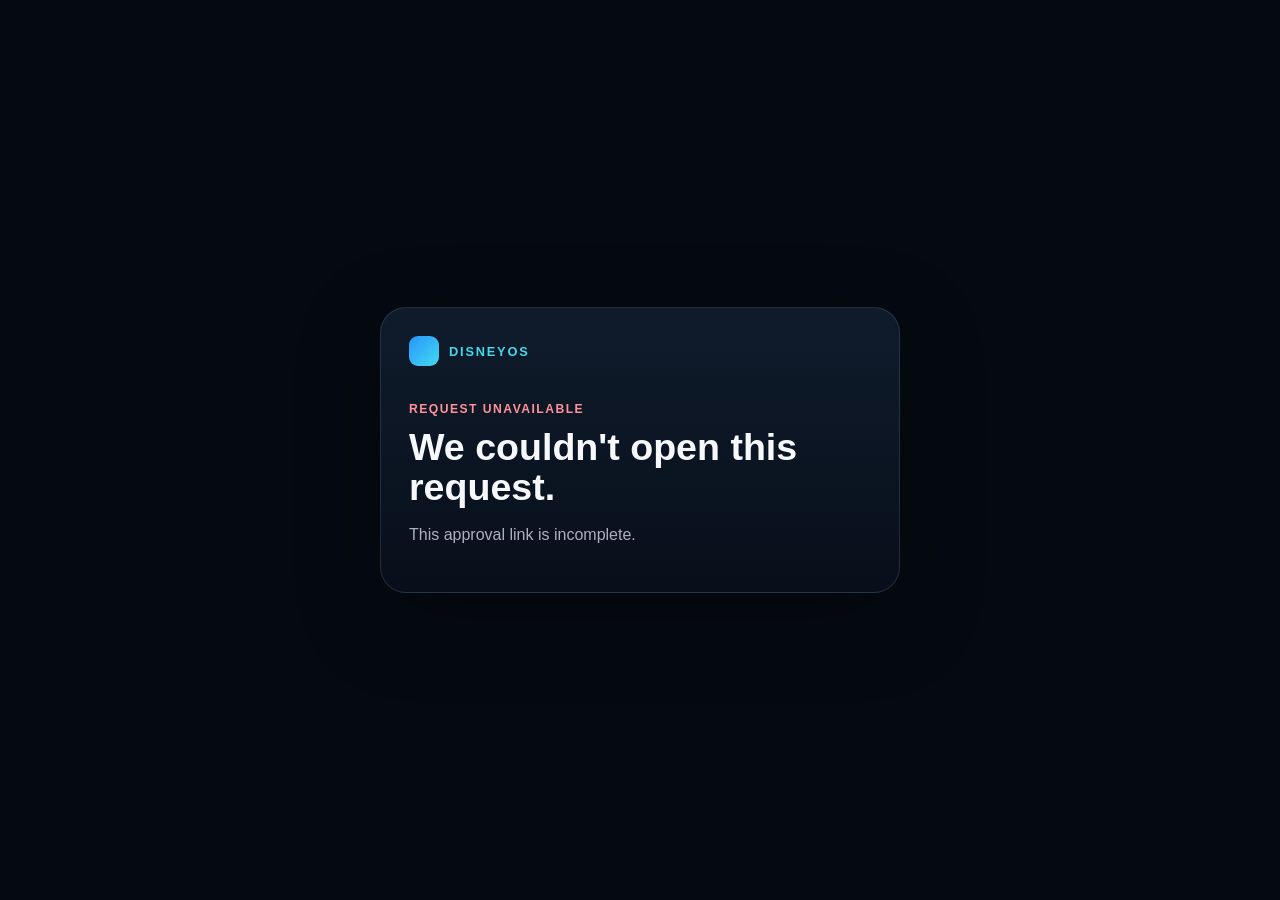
<file: v1/managed-guest-approval.html>
<!doctype html>
<html lang="en"><head>
<meta charset="utf-8">
<meta name="viewport" content="width=device-width,initial-scale=1,viewport-fit=cover">
<meta name="theme-color" content="#050a12">
<title>Review Managed Guests</title>
<link rel="stylesheet" href="./css/managed-guest-approval.css?v=3.3.1">
</head><body>
<main class="approval-shell"><section class="approval-card">
<div class="brand-row"><span class="brand-dot"></span><span>DISNEYOS</span></div>
<div id="approval-loading"><h1>Loading request…</h1><p>Checking this secure DisneyOS approval link.</p></div>
<div id="approval-content" hidden>
<p class="eyebrow">MANAGED GUEST APPROVAL</p>
<h1>Review this request</h1>
<p id="approval-copy"></p>
<div class="guest-box"><span>Managed guests requested</span><ul id="guest-list"></ul></div>
<div class="security-note">Approve only if you want the requester to have DisneyOS access to the listed guests you manage. Other managed guests are not included.</div>
<div class="approval-actions">
<button id="approval-submit" class="approval-button" type="button">Approve</button>
<button id="approval-decline" class="decline-button" type="button">Decline</button>
</div>
<p class="approval-status" id="approval-status" hidden></p>
</div>
<div id="approval-complete" hidden><p class="eyebrow" id="complete-eyebrow">APPROVED</p><h1 id="complete-title">Request approved.</h1><p id="complete-copy"></p></div>
<div id="approval-error" hidden><p class="eyebrow error">REQUEST UNAVAILABLE</p><h1>We couldn't open this request.</h1><p id="approval-error-copy"></p></div>
</section></main>
<script src="./js/managed-guest-approval.js?v=3.3.1"></script>
</body></html>
</file>
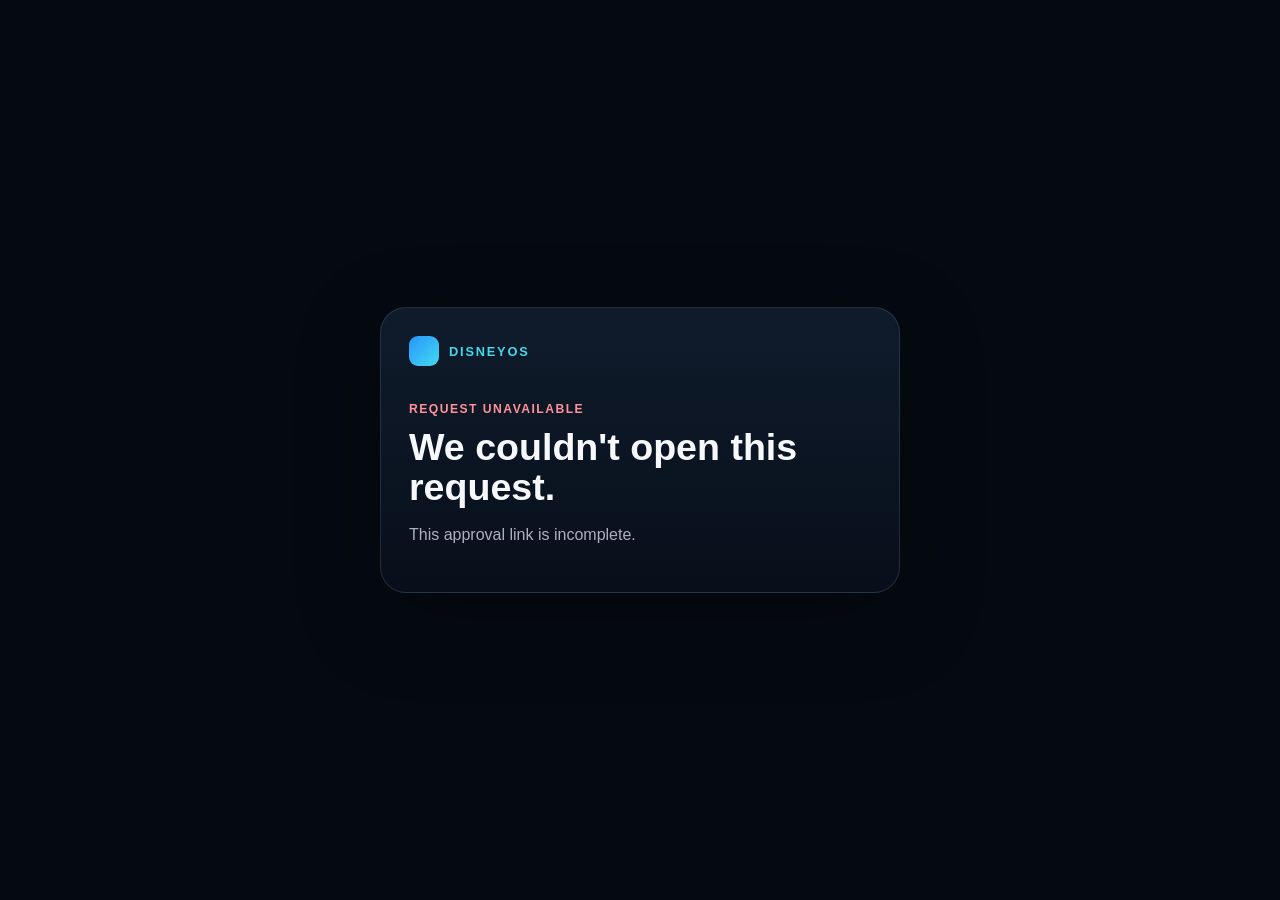
<file: v1/people-approval.html>
<!doctype html><html lang="en"><head><meta charset="utf-8"><meta name="viewport" content="width=device-width,initial-scale=1,viewport-fit=cover"><meta name="theme-color" content="#050a12"><title>Review DisneyOS Request</title><link rel="stylesheet" href="./css/people-approval.css?v=3.2.0"></head><body><main class="approval-shell"><section class="approval-card"><div class="brand-row"><span class="brand-dot"></span><span>DISNEYOS</span></div><div id="approval-loading"><h1>Loading request…</h1><p>Checking this secure DisneyOS approval link.</p></div><div id="approval-content" hidden><p class="eyebrow">PEOPLE &amp; PARTIES</p><h1>Review this request</h1><p class="approval-copy" id="approval-copy"></p><div class="approval-detail"><div><span>Requested by</span><strong id="approval-requester">—</strong></div><div><span>Disney profile</span><strong id="approval-target">—</strong></div></div><div class="security-note">Approving adds only this Disney profile to the requester's DisneyOS My People list. It does not create a DisneyOS membership for you and does not approve guests you manage.</div><div class="approval-actions"><button id="approval-submit" class="approval-button" type="button">Approve</button><button id="approval-decline" class="decline-button" type="button">Decline</button></div><p class="approval-status" id="approval-status" hidden></p></div><div id="approval-complete" hidden><p class="eyebrow" id="complete-eyebrow">APPROVED</p><h1 id="complete-title">Request approved.</h1><p id="complete-copy">You can close this page.</p></div><div id="approval-error" hidden><p class="eyebrow error">REQUEST UNAVAILABLE</p><h1>We couldn't open this request.</h1><p id="approval-error-copy"></p></div></section></main><script src="./js/people-approval.js?v=3.2.0"></script></body></html>
</file>
<file: activate/activate.css>
:root {
  color-scheme: dark;
  --background: #05070c;
  --surface: rgba(12, 19, 31, .97);
  --surface-soft: rgba(18, 31, 49, .78);
  --text: #f7fbff;
  --muted: #a7b6c9;
  --blue: #176cff;
  --cyan: #26dcff;
  --border: rgba(99, 203, 255, .2);
  --danger: #ff9b9b;
  font-family: -apple-system, BlinkMacSystemFont, "SF Pro Display", "Segoe UI", sans-serif;
}

* { box-sizing: border-box; }
html, body { min-height: 100%; }
body {
  margin: 0;
  overflow-x: hidden;
  background:
    radial-gradient(circle at 50% -10%, rgba(26, 105, 255, .22), transparent 42%),
    linear-gradient(180deg, #07101c 0%, var(--background) 44%, #020306 100%);
  color: var(--text);
}
button, input { font: inherit; }
button { -webkit-tap-highlight-color: transparent; }

.ambient {
  position: fixed;
  z-index: 0;
  width: 320px;
  height: 320px;
  border-radius: 50%;
  filter: blur(90px);
  opacity: .16;
  pointer-events: none;
}
.ambient-one { top: -160px; left: -120px; background: var(--blue); }
.ambient-two { right: -160px; bottom: -170px; background: var(--cyan); }

.activation-shell {
  position: relative;
  z-index: 1;
  display: grid;
  min-height: 100svh;
  place-items: center;
  padding: max(24px, env(safe-area-inset-top)) 20px max(24px, env(safe-area-inset-bottom));
}

.activation-card {
  width: min(100%, 430px);
  padding: 34px 24px 28px;
  overflow: hidden;
  border: 1px solid var(--border);
  border-radius: 30px;
  background: linear-gradient(155deg, rgba(17, 28, 45, .985), rgba(7, 12, 20, .99));
  box-shadow: 0 28px 90px rgba(0, 0, 0, .58), 0 0 48px rgba(31, 153, 255, .1);
  text-align: center;
}

.brand-stage {
  position: relative;
  display: grid;
  width: 104px;
  height: 104px;
  margin: 0 auto 22px;
  place-items: center;
}
.brand-halo {
  position: absolute;
  inset: 8px;
  border-radius: 30px;
  background: radial-gradient(circle, rgba(37, 202, 255, .3), rgba(28, 99, 255, .04) 66%, transparent 72%);
  filter: blur(5px);
  animation: breathe 4.6s ease-in-out infinite;
}
.brand-mark {
  position: relative;
  width: 82px;
  height: 82px;
  object-fit: contain;
  filter: drop-shadow(0 12px 30px rgba(28, 149, 255, .38));
}

.activation-state[hidden] { display: none; }
.activation-state { animation: reveal .42s ease both; }
.eyebrow {
  margin: 0 0 9px;
  color: #65ddff;
  font-size: .73rem;
  font-weight: 800;
  letter-spacing: .16em;
  text-transform: uppercase;
}
h1 {
  margin: 0;
  font-size: clamp(2rem, 8vw, 2.65rem);
  line-height: .98;
  letter-spacing: -.05em;
}
.supporting-copy {
  max-width: 340px;
  margin: 17px auto 24px;
  color: var(--muted);
  font-size: .98rem;
  line-height: 1.55;
}

form { text-align: left; }
label {
  display: block;
  margin: 0 0 9px 3px;
  color: #d9e5f1;
  font-size: .82rem;
  font-weight: 750;
}
.password-control { position: relative; }
input {
  width: 100%;
  min-height: 58px;
  padding: 0 72px 0 17px;
  border: 1px solid rgba(123, 186, 235, .24);
  border-radius: 17px;
  outline: none;
  background: rgba(2, 8, 15, .78);
  color: white;
  font-size: 1.05rem;
  transition: border-color .2s ease, box-shadow .2s ease;
}
input:focus {
  border-color: rgba(54, 203, 255, .78);
  box-shadow: 0 0 0 4px rgba(23, 108, 255, .14), 0 0 24px rgba(32, 176, 255, .1);
}
.password-toggle {
  position: absolute;
  top: 50%;
  right: 9px;
  min-width: 56px;
  min-height: 40px;
  border: 0;
  border-radius: 12px;
  background: transparent;
  color: #75dfff;
  font-size: .78rem;
  font-weight: 800;
  transform: translateY(-50%);
}
.form-message {
  min-height: 21px;
  margin: 9px 3px 6px;
  color: var(--danger);
  font-size: .82rem;
  line-height: 1.35;
}

.primary-button,
.secondary-button {
  width: 100%;
  min-height: 56px;
  border-radius: 17px;
  font-weight: 800;
  cursor: pointer;
}
.primary-button {
  border: 0;
  background: linear-gradient(100deg, var(--blue), var(--cyan));
  color: white;
  box-shadow: 0 13px 34px rgba(12, 115, 255, .29);
  transition: transform .18s ease, opacity .18s ease, box-shadow .18s ease;
}
.primary-button:active { transform: scale(.985); }
.primary-button:disabled { cursor: wait; opacity: .6; box-shadow: none; }
.secondary-button {
  border: 1px solid rgba(92, 190, 255, .25);
  background: rgba(24, 91, 145, .15);
  color: #dff7ff;
}
.privacy-note {
  margin: 18px 10px 0;
  color: #738398;
  font-size: .76rem;
  line-height: 1.45;
}

.loading-line {
  width: 150px;
  height: 3px;
  margin: 28px auto 8px;
  overflow: hidden;
  border-radius: 999px;
  background: rgba(255, 255, 255, .08);
}
.loading-line span {
  display: block;
  width: 45%;
  height: 100%;
  border-radius: inherit;
  background: linear-gradient(90deg, var(--blue), var(--cyan));
  animation: loading 1.25s ease-in-out infinite;
}

.success-check {
  width: 72px;
  height: 72px;
  margin: 0 auto 18px;
}
.success-check svg { width: 100%; height: 100%; }
.success-check circle {
  fill: rgba(35, 209, 255, .09);
  stroke: #41dcff;
  stroke-width: 2;
  stroke-dasharray: 152;
  stroke-dashoffset: 152;
  animation: draw .55s ease .08s forwards;
}
.success-check path {
  fill: none;
  stroke: #67f2ce;
  stroke-width: 3.4;
  stroke-linecap: round;
  stroke-linejoin: round;
  stroke-dasharray: 35;
  stroke-dashoffset: 35;
  animation: draw .36s ease .48s forwards;
}
.membership-summary {
  display: grid;
  gap: 3px;
  margin: 25px 0 20px;
  padding: 18px;
  border: 1px solid rgba(78, 202, 255, .16);
  border-radius: 19px;
  background: var(--surface-soft);
}
.summary-label {
  color: #69dbff;
  font-size: .67rem;
  font-weight: 800;
  letter-spacing: .13em;
  text-transform: uppercase;
}
.membership-summary strong { font-size: 1.2rem; }
.membership-summary span:last-child { color: var(--muted); font-size: .82rem; }

@keyframes reveal { from { opacity: 0; transform: translateY(8px); } to { opacity: 1; transform: none; } }
@keyframes breathe { 0%,100% { opacity: .42; transform: scale(.98); } 50% { opacity: .72; transform: scale(1.035); } }
@keyframes loading { 0% { transform: translateX(-120%); } 100% { transform: translateX(340%); } }
@keyframes draw { to { stroke-dashoffset: 0; } }

@media (max-width: 440px) {
  .activation-shell { padding-inline: 14px; }
  .activation-card { padding: 28px 19px 23px; border-radius: 26px; }
  .brand-stage { margin-bottom: 16px; }
}

@media (prefers-reduced-motion: reduce) {
  *, *::before, *::after { animation-duration: .01ms !important; animation-iteration-count: 1 !important; scroll-behavior: auto !important; }
}
</file>
<file: admin/admin.css>
:root {
  color-scheme: dark;
  --bg: #05070c;
  --panel: rgba(14, 22, 35, .94);
  --panel-2: rgba(20, 31, 48, .92);
  --border: rgba(126, 185, 255, .16);
  --text: #f6f8fc;
  --muted: #9eabbd;
  --blue: #39bfff;
  --cyan: #42e6ff;
  --good: #78efb7;
  --bad: #ffaaaa;
  font-family: -apple-system, BlinkMacSystemFont, "SF Pro Display", "Segoe UI", sans-serif;
}
* { box-sizing: border-box; }
body { margin:0; min-height:100svh; background:radial-gradient(circle at top,#0c213d 0,#070b12 38%,#030406 100%); color:var(--text); }
.ambient { position:fixed; inset:auto; width:260px; height:260px; border-radius:50%; filter:blur(90px); opacity:.15; pointer-events:none; }
.ambient-one { top:-80px; right:-80px; background:#158cff; }
.ambient-two { bottom:10%; left:-120px; background:#00d7ff; }
.shell { position:relative; width:min(100%,760px); margin:auto; padding:18px 18px calc(40px + env(safe-area-inset-bottom)); }
.topbar { display:flex; align-items:center; justify-content:space-between; margin-bottom:28px; }
.brand { display:flex; align-items:center; gap:12px; color:inherit; text-decoration:none; }
.brand img { width:46px; height:46px; object-fit:contain; filter:drop-shadow(0 0 16px rgba(45,190,255,.35)); }
.brand span { display:flex; flex-direction:column; }
.brand small { color:var(--muted); font-size:.75rem; text-transform:uppercase; letter-spacing:.14em; }
.brand strong { font-size:1.18rem; }
.icon-button { width:44px; height:44px; border:1px solid var(--border); border-radius:14px; background:var(--panel); color:white; font-size:1.35rem; }
.hero { margin-bottom:22px; }
.eyebrow { margin:0 0 7px; color:var(--cyan); font-size:.72rem; font-weight:800; letter-spacing:.14em; text-transform:uppercase; }
h1 { margin:0 0 9px; font-size:clamp(2rem,8vw,3.4rem); line-height:.98; letter-spacing:-.045em; }
.hero > p:last-child, .state-card p { color:var(--muted); line-height:1.55; }
.summary-grid { display:grid; grid-template-columns:repeat(3,1fr); gap:10px; margin-bottom:22px; }
.summary-grid article { padding:17px 12px; border:1px solid var(--border); border-radius:18px; background:var(--panel); text-align:center; }
.summary-grid span { display:block; font-size:1.8rem; font-weight:800; }
.summary-grid small { color:var(--muted); }
.member-list { display:grid; gap:16px; }
.member-card, .state-card { border:1px solid var(--border); border-radius:24px; background:linear-gradient(145deg,var(--panel-2),var(--panel)); box-shadow:0 18px 60px rgba(0,0,0,.27); }
.member-card { padding:18px; }
.member-header { display:grid; grid-template-columns:48px 1fr auto; align-items:center; gap:12px; }
.avatar { width:48px; height:48px; display:grid; place-items:center; border-radius:16px; background:linear-gradient(145deg,#166cff,#18d8ff); font-weight:850; font-size:1.15rem; box-shadow:0 0 25px rgba(40,180,255,.22); }
.member-heading h2 { margin:0; font-size:1.25rem; }
.member-heading p { margin:3px 0 0; color:var(--muted); font-size:.82rem; }
.member-status, .pill { display:inline-flex; align-items:center; padding:6px 9px; border-radius:999px; font-size:.72rem; font-weight:800; background:rgba(79,222,154,.13); color:var(--good); }
.member-status.inactive, .pill.inactive { background:rgba(255,120,120,.13); color:var(--bad); }
.member-actions { display:flex; justify-content:flex-end; margin-top:14px; }
.subsection { margin-top:18px; padding-top:16px; border-top:1px solid var(--border); }
.subsection h3 { margin:0 0 10px; font-size:.78rem; letter-spacing:.1em; text-transform:uppercase; color:var(--muted); }
.device-row, .card-row { display:grid; grid-template-columns:1fr auto; align-items:center; gap:12px; padding:12px 0; }
.device-row + .device-row, .card-row + .card-row { border-top:1px solid rgba(255,255,255,.07); }
.row-copy strong { display:block; }
.row-copy small { color:var(--muted); }
button, .primary-button { font:inherit; cursor:pointer; }
.primary-button, .secondary-button, .danger-button { border-radius:13px; padding:10px 13px; font-weight:750; text-decoration:none; }
.primary-button { display:inline-flex; justify-content:center; border:0; color:white; background:linear-gradient(90deg,#146bff,#00c7ff); }
.secondary-button { border:1px solid var(--border); background:rgba(255,255,255,.045); color:white; }
.danger-button { border:1px solid rgba(255,130,130,.22); background:rgba(255,90,90,.08); color:#ffb0b0; }
button:disabled { opacity:.5; cursor:wait; }
.empty-row { color:var(--muted); font-size:.9rem; padding:8px 0; }
.state-card { margin-top:15vh; padding:34px 24px; text-align:center; }
.state-card h1 { font-size:2rem; }
.spinner { width:34px; height:34px; margin:0 auto 18px; border:3px solid rgba(255,255,255,.15); border-top-color:var(--cyan); border-radius:50%; animation:spin .8s linear infinite; }
.state-icon { width:52px; height:52px; margin:0 auto 16px; display:grid; place-items:center; border-radius:50%; background:rgba(255,100,100,.12); color:var(--bad); font-size:1.5rem; }
.message { margin:0 0 16px; padding:12px 14px; border-radius:14px; background:rgba(56,187,255,.1); color:#bceeff; }
.message.error { background:rgba(255,100,100,.1); color:#ffb9b9; }
@keyframes spin { to { transform:rotate(360deg); } }
@media (max-width:520px) { .summary-grid { grid-template-columns:1fr 1fr; } .summary-grid article:last-child { grid-column:1 / -1; } }

[hidden] { display:none !important; }
.create-panel { margin-bottom:18px; }
summary { cursor:pointer; font-weight:750; }
.member-form { display:grid; gap:14px; margin-top:18px; }
label { display:grid; gap:7px; color:var(--muted); }
input { width:100%; padding:12px; border:1px solid var(--border); border-radius:10px; background:#080f1c; color:var(--text); font:inherit; }
.search-label { margin-bottom:18px; }
.member-actions { flex-wrap:wrap; gap:8px; }
dialog.member-card { color:var(--text); background:linear-gradient(145deg,#141f30,#0e1623); width:min(680px,calc(100% - 24px)); max-height:90svh; overflow:auto; }
dialog::backdrop { background:rgba(0,0,0,.75); }
#close-detail { float:right; }
#detail-content h2 { padding-right:80px; }
.detail-info { display:grid; grid-template-columns:minmax(100px,1fr) 2fr; gap:10px; }
.detail-info dt { color:var(--muted); }
.detail-info dd { margin:0; overflow-wrap:anywhere; }
.detail-controls { display:flex; flex-wrap:wrap; gap:10px; margin:12px 0; }
.secret-result { overflow-wrap:anywhere; white-space:pre-wrap; }
:focus-visible { outline:2px solid var(--cyan); outline-offset:3px; }
</file>
<file: setup/theme.css>
:root {
  color-scheme: dark;
  --bg:#05070c;
  --panel:rgba(14,18,29,.78);
  --soft:rgba(255,255,255,.055);
  --strong:rgba(255,255,255,.09);
  --text:#f8fbff;
  --secondary:rgba(235,244,255,.68);
  --muted:rgba(235,244,255,.46);
  --line:rgba(255,255,255,.105);
  --line-strong:rgba(255,255,255,.18);
  --blue:#2388ff;
  --cyan:#43e7ff;
  --success:#57e88f;
  --danger:#ff667a;
  --gradient:linear-gradient(135deg,var(--blue),var(--cyan));
  --gradient-soft:linear-gradient(135deg,rgba(35,136,255,.18),rgba(67,231,255,.10));
  --shadow:0 24px 90px rgba(0,0,0,.46),inset 0 1px 0 rgba(255,255,255,.06);
  --radius-lg:30px;
  --radius-md:22px;
  --page-max:680px;
  --safe-top:max(20px,env(safe-area-inset-top));
  --safe-bottom:max(20px,env(safe-area-inset-bottom));
}
</file>
<file: setup/styles.css>
*{box-sizing:border-box}html{min-height:100%;background:var(--bg)}body{min-height:100vh;margin:0;overflow-x:hidden;background:radial-gradient(circle at 50% -20%,rgba(35,136,255,.18),transparent 38%),var(--bg);color:var(--text);font-family:-apple-system,BlinkMacSystemFont,"SF Pro Display","SF Pro Text","Helvetica Neue",Arial,sans-serif;-webkit-font-smoothing:antialiased}button,input{font:inherit}button{-webkit-tap-highlight-color:transparent}.ambient{position:fixed;z-index:-1;width:420px;height:420px;border-radius:50%;filter:blur(100px);opacity:.14;pointer-events:none}.ambient.one{top:-180px;right:-180px;background:var(--blue)}.ambient.two{bottom:-220px;left:-220px;background:var(--cyan)}.app-shell{width:min(100%,var(--page-max));min-height:100vh;margin:0 auto;padding:var(--safe-top) 18px var(--safe-bottom);display:flex}.screen{width:100%;min-height:calc(100vh - var(--safe-top) - var(--safe-bottom));display:flex;flex-direction:column;animation:screen-in .34s cubic-bezier(.2,.8,.2,1) both}.card{overflow:hidden;border:1px solid var(--line);border-radius:var(--radius-lg);background:linear-gradient(180deg,rgba(255,255,255,.035),transparent 25%),var(--panel);box-shadow:var(--shadow);backdrop-filter:blur(28px) saturate(125%);-webkit-backdrop-filter:blur(28px) saturate(125%)}.center{justify-content:center;align-items:center;text-align:center;padding:34px 24px}.flow{padding:24px}.flow-body{flex:1}.topbar{display:grid;grid-template-columns:44px 1fr;align-items:center;gap:14px;margin-bottom:30px}.progress-track{height:5px;overflow:hidden;border-radius:999px;background:rgba(255,255,255,.08)}.progress-fill{height:100%;border-radius:inherit;background:var(--gradient);transition:width .36s cubic-bezier(.2,.8,.2,1);box-shadow:0 0 18px rgba(67,231,255,.35)}.brand-logo{width:min(340px,82vw);height:auto;margin-bottom:30px;object-fit:contain;filter:drop-shadow(0 14px 36px rgba(35,136,255,.22))}.eyebrow{margin:0 0 10px;color:var(--cyan);font-size:13px;font-weight:750;letter-spacing:.16em;text-transform:uppercase}h1{margin:0;font-size:clamp(36px,9vw,56px);line-height:.98;letter-spacing:-.045em}h2{margin:0;font-size:clamp(30px,7.4vw,44px);line-height:1.02;letter-spacing:-.04em}p{margin:0;color:var(--secondary);font-size:17px;line-height:1.52}.subtitle{max-width:520px;margin:18px auto 0}.flow-copy{margin-top:14px}.feature-grid{width:100%;display:grid;grid-template-columns:repeat(2,minmax(0,1fr));gap:10px;margin:30px 0}.feature-chip{padding:14px 12px;border:1px solid var(--line);border-radius:15px;background:var(--soft);color:rgba(255,255,255,.88);font-size:14px;font-weight:680}.actions{display:grid;gap:11px;margin-top:28px}.bottom-actions{margin-top:30px}.button{width:100%;min-height:56px;padding:14px 20px;border:0;border-radius:17px;cursor:pointer;font-weight:750;font-size:17px;transition:transform .15s,opacity .15s,box-shadow .15s}.button:active{transform:scale(.985)}.button-primary{background:var(--gradient);color:#00101b;box-shadow:0 14px 36px rgba(35,136,255,.22)}.button-secondary{border:1px solid var(--line);background:var(--soft);color:var(--text)}.button-danger{border:1px solid rgba(255,102,122,.22);background:rgba(255,102,122,.10);color:#ffb3be}.button:disabled{cursor:not-allowed;opacity:.38;box-shadow:none}.footer-note{margin-top:22px;color:var(--muted);font-size:12px;letter-spacing:.03em}.step-list,.shortcut-list{display:grid;gap:12px;margin-top:28px}.step-card,.shortcut-card,.confirm-card,.status-card{border:1px solid var(--line);border-radius:var(--radius-md);background:var(--soft)}.step-card{display:grid;grid-template-columns:34px 1fr;gap:13px;padding:17px}.step-number,.check-icon{display:grid;place-items:center;background:var(--gradient-soft);color:var(--cyan);font-weight:800}.step-number{width:34px;height:34px;border-radius:11px}.step-card strong{display:block;margin-bottom:4px;font-size:16px}.step-card span{color:var(--secondary);font-size:14px;line-height:1.45}.shortcut-card{padding:16px;display:grid;grid-template-columns:1fr auto;align-items:center;gap:14px;transition:opacity .18s,border-color .18s}.shortcut-card.locked{opacity:.44}.shortcut-card.complete{border-color:rgba(87,232,143,.32)}.shortcut-card h3{margin:0 0 4px;font-size:17px}.shortcut-card p{font-size:13px}.shortcut-actions{display:grid;gap:8px;justify-items:end}.mini-button{min-width:92px;min-height:38px;padding:8px 12px;border:1px solid var(--line-strong);border-radius:12px;background:var(--strong);color:var(--text);font-weight:720;cursor:pointer}.mini-button.install{border-color:rgba(67,231,255,.25);background:rgba(35,136,255,.13)}.mini-button.confirmed{border-color:rgba(87,232,143,.28);background:rgba(87,232,143,.10);color:#aaf5c4}.check-list{display:grid;gap:11px;margin:28px 0 0}.check-row{display:grid;grid-template-columns:28px 1fr;gap:12px;padding:15px 16px;border:1px solid var(--line);border-radius:16px;background:var(--soft)}.check-icon{width:28px;height:28px;border-radius:9px;font-size:14px}.check-row strong{display:block;margin-top:3px;font-size:15px;line-height:1.35}.confirm-card{margin-top:24px;padding:16px}.confirm-label{display:grid;grid-template-columns:24px 1fr;gap:12px;align-items:center;cursor:pointer;font-weight:680;line-height:1.35}.confirm-label input{width:22px;height:22px;margin:0;accent-color:var(--cyan)}.status-card{margin-top:24px;padding:17px;display:flex;gap:12px;align-items:center;border-color:rgba(87,232,143,.25);background:rgba(87,232,143,.08)}.status-dot{width:26px;height:26px;display:grid;place-items:center;border-radius:50%;background:var(--success);color:#04210f;font-weight:900}.status-card strong{display:block;margin-bottom:2px}.status-card p{font-size:13px}.success-mark{width:96px;height:96px;margin:0 auto 28px;display:grid;place-items:center;border-radius:50%;background:var(--gradient);color:#00101b;font-size:48px;font-weight:950;box-shadow:0 20px 60px rgba(35,136,255,.28);animation:success-pop .62s cubic-bezier(.2,1.35,.45,1) both}.release-card{width:100%;margin-top:26px;padding:18px;text-align:left;border:1px solid var(--line);border-radius:var(--radius-md);background:var(--soft)}.version-grid{display:grid;grid-template-columns:1fr 1fr;gap:10px;margin-bottom:16px}.version-item{padding:13px;border-radius:14px;background:rgba(255,255,255,.04)}.version-item span{display:block;margin-bottom:4px;color:var(--muted);font-size:11px;text-transform:uppercase;letter-spacing:.08em}.release-card h3{margin:0 0 9px}.release-notes{margin:0;padding-left:19px;color:var(--secondary);font-size:14px;line-height:1.55}.dialog-backdrop{position:fixed;inset:0;z-index:50;display:grid;place-items:center;padding:20px;background:rgba(0,0,0,.68);backdrop-filter:blur(14px)}.dialog{width:min(100%,420px);padding:22px;border:1px solid var(--line);border-radius:24px;background:#111621;box-shadow:var(--shadow)}.dialog h3{margin:0 0 9px;font-size:23px}.dialog p{font-size:15px}.offline-icon,.device-icon{width:80px;height:80px;margin-bottom:22px;display:grid;place-items:center;border:1px solid var(--line);border-radius:26px;background:var(--soft);font-size:36px}@keyframes screen-in{from{opacity:0;transform:translateY(7px)}to{opacity:1;transform:none}}@keyframes success-pop{0%{opacity:0;transform:scale(.72)}70%{opacity:1;transform:scale(1.06)}100%{transform:scale(1)}}@media(min-width:700px){.app-shell{padding-top:34px;padding-bottom:34px}.screen{min-height:calc(100vh - 68px)}.flow{padding:34px}.center{padding:48px}}@media(max-width:390px){.feature-grid{grid-template-columns:1fr}.flow{padding:20px}.shortcut-card{grid-template-columns:1fr}.shortcut-actions{width:100%;grid-template-columns:1fr 1fr}.mini-button{width:100%}}@media(prefers-reduced-motion:reduce){*{animation-duration:1ms!important;transition-duration:1ms!important}}

.back-button{
  width:44px;height:44px;display:grid;place-items:center;padding:0;
  border:1px solid var(--line);border-radius:50%;
  background:rgba(255,255,255,.055);color:var(--text);
  box-shadow:0 8px 24px rgba(0,0,0,.18);
  cursor:pointer;transition:transform .15s,background .15s,border-color .15s;
  backdrop-filter:blur(18px);-webkit-backdrop-filter:blur(18px)
}
.back-button svg{width:23px;height:23px;fill:none;stroke:currentColor;stroke-width:2.2;stroke-linecap:round;stroke-linejoin:round}
.back-button:active{transform:scale(.94);background:rgba(255,255,255,.09)}
.completion-logo{width:82px;height:82px;object-fit:contain;margin:0 auto 18px;filter:drop-shadow(0 12px 30px rgba(35,136,255,.25))}
@media(max-width:390px){.topbar{grid-template-columns:42px 1fr;gap:12px}.back-button{width:42px;height:42px}.brand-logo{width:min(300px,86vw)}}
</file>
<file: v1/css/theme.css>
:root {
  color-scheme: dark;
  --bg:#05070c;
  --panel:rgba(14,18,29,.78);
  --soft:rgba(255,255,255,.055);
  --strong:rgba(255,255,255,.09);
  --text:#f8fbff;
  --secondary:rgba(235,244,255,.68);
  --muted:rgba(235,244,255,.46);
  --line:rgba(255,255,255,.105);
  --line-strong:rgba(255,255,255,.18);
  --blue:#2388ff;
  --cyan:#43e7ff;
  --success:#57e88f;
  --danger:#ff667a;
  --gradient:linear-gradient(135deg,var(--blue),var(--cyan));
  --gradient-soft:linear-gradient(135deg,rgba(35,136,255,.18),rgba(67,231,255,.10));
  --shadow:0 24px 90px rgba(0,0,0,.46),inset 0 1px 0 rgba(255,255,255,.06);
  --radius-lg:30px;
  --radius-md:22px;
  --page-max:680px;
  --safe-top:max(20px,env(safe-area-inset-top));
  --safe-bottom:max(20px,env(safe-area-inset-bottom));
}
</file>
<file: v1/css/styles.css>
/* =========================================================
   DisneyOS v1.0
   Core application styles
   ========================================================= */

/* Destinations share the same card treatment as in-app actions. */
a.quick-action-card,
a.shortcut-card { color: inherit; text-decoration: none; }


/* ---------------------------------------------------------
   Design tokens
   --------------------------------------------------------- */

:root {
  color-scheme: dark;

  --background: #07111f;
  --background-deep: #040a12;
  --surface: rgba(18, 31, 49, 0.88);
  --surface-strong: #14243a;
  --surface-soft: rgba(255, 255, 255, 0.055);
  --surface-hover: rgba(255, 255, 255, 0.09);

  --primary: #4f9cff;
  --primary-bright: #70b1ff;
  --primary-soft: rgba(79, 156, 255, 0.16);

  --success: #4cd77d;
  --success-soft: rgba(76, 215, 125, 0.14);

  --warning: #ffbd4a;
  --warning-soft: rgba(255, 189, 74, 0.14);

  --critical: #ff6b6b;
  --critical-soft: rgba(255, 107, 107, 0.14);

  --text-primary: #f4f8ff;
  --text-secondary: #a8b7ca;
  --text-muted: #738398;

  --border: rgba(255, 255, 255, 0.08);
  --border-strong: rgba(255, 255, 255, 0.14);

  --shadow-small:
    0 8px 24px rgba(0, 0, 0, 0.18);

  --shadow-medium:
    0 18px 48px rgba(0, 0, 0, 0.26);

  --shadow-large:
    0 28px 80px rgba(0, 0, 0, 0.34);

  --radius-small: 14px;
  --radius-medium: 20px;
  --radius-large: 28px;
  --radius-pill: 999px;

  --space-1: 4px;
  --space-2: 8px;
  --space-3: 12px;
  --space-4: 16px;
  --space-5: 20px;
  --space-6: 24px;
  --space-7: 32px;
  --space-8: 40px;
  --space-9: 48px;

  --content-width: 760px;
  --navigation-height: 82px;
}


/* ---------------------------------------------------------
   Reset and base
   --------------------------------------------------------- */

*,
*::before,
*::after {
  box-sizing: border-box;
}

html {
  min-height: 100%;
  background: var(--background-deep);
  scroll-behavior: smooth;
  -webkit-text-size-adjust: 100%;
}

body {
  min-width: 320px;
  min-height: 100vh;
  margin: 0;

  background:
    radial-gradient(
      circle at top left,
      rgba(50, 110, 190, 0.22),
      transparent 34%
    ),
    radial-gradient(
      circle at top right,
      rgba(63, 168, 255, 0.12),
      transparent 32%
    ),
    linear-gradient(
      180deg,
      #0a1728 0%,
      var(--background) 36%,
      var(--background-deep) 100%
    );

  background-attachment: fixed;

  color: var(--text-primary);

  font-family:
    -apple-system,
    BlinkMacSystemFont,
    "SF Pro Display",
    "SF Pro Text",
    "Segoe UI",
    sans-serif;

  line-height: 1.5;

  -webkit-font-smoothing: antialiased;
  text-rendering: optimizeLegibility;
}

button,
input,
select,
textarea {
  font: inherit;
}

button {
  color: inherit;
  cursor: pointer;
  -webkit-tap-highlight-color: transparent;
}

button:focus-visible,
a:focus-visible {
  outline: 3px solid rgba(79, 156, 255, 0.65);
  outline-offset: 3px;
}

h1,
h2,
h3,
p {
  margin-top: 0;
}

h1,
h2,
h3 {
  text-wrap: balance;
}

p {
  text-wrap: pretty;
}


/* ---------------------------------------------------------
   Application shell
   --------------------------------------------------------- */

.app-shell {
  position: relative;
  width: 100%;
  min-height: 100vh;
  padding-bottom:
    calc(
      var(--navigation-height) +
      env(safe-area-inset-bottom) +
      28px
    );
}

.app-header {
  position: relative;
  z-index: 10;

  padding:
    calc(env(safe-area-inset-top) + 22px)
    var(--space-5)
    var(--space-5);
}

.header-content {
  display: flex;
  align-items: center;
  justify-content: space-between;
  gap: var(--space-4);

  width: min(100%, var(--content-width));
  margin: 0 auto;
}

.app-header h1 {
  margin-bottom: 0;
  font-size: clamp(1.7rem, 7vw, 2.45rem);
  line-height: 1.08;
  letter-spacing: -0.045em;
}

.profile-button {
  display: grid;
  flex: 0 0 auto;
  place-items: center;

  width: 46px;
  height: 46px;

  border: 1px solid var(--border-strong);
  border-radius: 50%;

  background:
    linear-gradient(
      145deg,
      rgba(106, 177, 255, 0.95),
      rgba(43, 102, 191, 0.94)
    );

  box-shadow:
    0 10px 26px rgba(32, 102, 193, 0.28),
    inset 0 1px 0 rgba(255, 255, 255, 0.25);

  color: #ffffff;
  font-weight: 750;
}

.app-content {
  width: min(100%, var(--content-width));
  margin: 0 auto;
  padding: 0 var(--space-5);
}


/* ---------------------------------------------------------
   Page transitions
   --------------------------------------------------------- */

.page {
  display: none;
  animation: page-enter 260ms ease both;
}

.page.active {
  display: block;
}

@keyframes page-enter {
  from {
    opacity: 0;
    transform: translateY(7px);
  }

  to {
    opacity: 1;
    transform: translateY(0);
  }
}


/* ---------------------------------------------------------
   Shared typography
   --------------------------------------------------------- */

.eyebrow,
.card-label,
.settings-group-label,
.metric-label {
  color: var(--text-muted);
  font-size: 0.74rem;
  font-weight: 760;
  letter-spacing: 0.095em;
  line-height: 1.25;
  text-transform: uppercase;
}

.eyebrow {
  margin-bottom: 6px;
}

.card-label {
  margin-bottom: 5px;
}

.secondary-detail {
  margin-bottom: 0;
  color: var(--text-secondary);
  font-size: 0.91rem;
}

.primary-detail {
  margin-bottom: 4px;
  color: var(--text-primary);
  font-size: 1.12rem;
  font-weight: 730;
}


/* ---------------------------------------------------------
   Home hero
   --------------------------------------------------------- */

.hero-card {
  position: relative;
  overflow: hidden;

  padding: var(--space-6);

  border: 1px solid rgba(144, 196, 255, 0.2);
  border-radius: var(--radius-large);

  background:
    linear-gradient(
      135deg,
      rgba(52, 121, 212, 0.94),
      rgba(24, 69, 130, 0.95) 55%,
      rgba(19, 43, 78, 0.97)
    );

  box-shadow:
    var(--shadow-large),
    inset 0 1px 0 rgba(255, 255, 255, 0.18);
}

.hero-card::before {
  position: absolute;
  top: -45px;
  right: -55px;

  width: 190px;
  height: 190px;

  border-radius: 50%;
  background: rgba(255, 255, 255, 0.08);

  content: "";
}

.hero-card::after {
  position: absolute;
  right: 18%;
  bottom: -74px;

  width: 180px;
  height: 180px;

  border-radius: 50%;
  background: rgba(92, 182, 255, 0.13);

  content: "";
}

.hero-card-top,
.hero-card-bottom {
  position: relative;
  z-index: 1;
}

.hero-card-top {
  display: flex;
  align-items: flex-start;
  justify-content: space-between;
  gap: var(--space-4);
}

.hero-card h2 {
  margin-bottom: 0;
  font-size: clamp(1.75rem, 7vw, 2.35rem);
  line-height: 1.1;
  letter-spacing: -0.045em;
}

.weather-summary {
  display: flex;
  align-items: center;
  gap: 8px;

  padding: 9px 12px;

  border: 1px solid rgba(255, 255, 255, 0.18);
  border-radius: var(--radius-pill);

  background: rgba(0, 0, 0, 0.14);
  backdrop-filter: blur(12px);
  -webkit-backdrop-filter: blur(12px);

  font-size: 1rem;
  font-weight: 740;
}

.weather-icon {
  font-size: 1rem;
}

.hero-card-bottom {
  display: grid;
  grid-template-columns: repeat(2, minmax(0, 1fr));
  gap: var(--space-4);

  margin-top: var(--space-7);
  padding-top: var(--space-5);

  border-top: 1px solid rgba(255, 255, 255, 0.16);
}

.hero-card-bottom div {
  display: flex;
  flex-direction: column;
  gap: 4px;
}

.hero-card-bottom .metric-label {
  color: rgba(232, 243, 255, 0.65);
}

.hero-card-bottom strong {
  font-size: 0.95rem;
}


/* ---------------------------------------------------------
   Sections and headings
   --------------------------------------------------------- */

.section-block {
  margin-top: var(--space-8);
}

.section-heading {
  display: flex;
  align-items: flex-end;
  justify-content: space-between;
  gap: var(--space-4);

  margin-bottom: var(--space-4);
}

.section-heading h2,
.page-title-block h2 {
  margin-bottom: 0;
  font-size: clamp(1.45rem, 6vw, 1.92rem);
  line-height: 1.12;
  letter-spacing: -0.035em;
}

.text-button {
  flex: 0 0 auto;

  padding: 8px 0;

  border: 0;
  background: transparent;

  color: var(--primary-bright);
  font-size: 0.92rem;
  font-weight: 700;
}


/* ---------------------------------------------------------
   General cards
   --------------------------------------------------------- */

.card-grid {
  display: grid;
  grid-template-columns: 1fr;
  gap: var(--space-4);
}

.info-card,
.recommendation-card,
.compact-card,
.menu-card,
.shortcut-card,
.settings-card {
  border: 1px solid var(--border);
  background:
    linear-gradient(
      145deg,
      rgba(27, 44, 67, 0.93),
      rgba(13, 25, 41, 0.95)
    );
  box-shadow: var(--shadow-small);
}

.info-card {
  display: flex;
  gap: var(--space-4);

  padding: var(--space-5);

  border-radius: var(--radius-medium);
}

.featured-card {
  border-color: rgba(79, 156, 255, 0.24);
  box-shadow:
    0 16px 44px rgba(0, 0, 0, 0.25),
    0 0 0 1px rgba(79, 156, 255, 0.04);
}

.card-icon,
.compact-card-icon,
.menu-card-icon,
.shortcut-icon,
.recommendation-icon {
  display: grid;
  flex: 0 0 auto;
  place-items: center;
}

.card-icon {
  width: 44px;
  height: 44px;

  border-radius: 14px;

  background: var(--surface-soft);

  font-size: 1.25rem;
}

.lightning-icon {
  background: var(--warning-soft);
}

.dining-icon {
  background: rgba(255, 132, 105, 0.13);
}

.card-content {
  min-width: 0;
  flex: 1;
}

.card-content h3,
.recommendation-card h3,
.compact-card h3 {
  margin-bottom: 8px;
  font-size: 1.12rem;
  line-height: 1.25;
  letter-spacing: -0.02em;
}

.card-heading-row {
  display: flex;
  align-items: flex-start;
  justify-content: space-between;
  gap: var(--space-3);
}


/* ---------------------------------------------------------
   Status badges
   --------------------------------------------------------- */

.status-badge {
  display: inline-flex;
  align-items: center;
  justify-content: center;

  min-height: 26px;
  padding: 5px 9px;

  border: 1px solid transparent;
  border-radius: var(--radius-pill);

  font-size: 0.7rem;
  font-weight: 760;
  letter-spacing: 0.035em;
  white-space: nowrap;
}

.status-badge.success {
  border-color: rgba(76, 215, 125, 0.19);
  background: var(--success-soft);
  color: #76e89a;
}

.status-badge.warning {
  border-color: rgba(255, 189, 74, 0.2);
  background: var(--warning-soft);
  color: #ffd072;
}


/* ---------------------------------------------------------
   Buttons
   --------------------------------------------------------- */

.primary-button,
.secondary-button {
  min-height: 44px;
  padding: 10px 15px;

  border-radius: 13px;

  font-weight: 730;

  transition:
    transform 150ms ease,
    background 150ms ease,
    border-color 150ms ease;
}

.primary-button {
  margin-top: var(--space-4);

  border: 1px solid rgba(118, 187, 255, 0.28);
  background: var(--primary);
  box-shadow: 0 8px 20px rgba(51, 127, 222, 0.24);

  color: #ffffff;
}

.secondary-button {
  width: 100%;

  border: 1px solid var(--border-strong);
  background: var(--surface-soft);

  color: var(--text-primary);
}

.primary-button:active,
.secondary-button:active,
.menu-card:active,
.shortcut-card:active,
.nav-button:active {
  transform: scale(0.975);
}


/* ---------------------------------------------------------
   Recommendation card
   --------------------------------------------------------- */

.recommendation-card {
  padding: var(--space-5);

  border-radius: var(--radius-large);
}

.recommendation-main {
  display: flex;
  align-items: flex-start;
  gap: var(--space-4);
}

.recommendation-icon {
  width: 52px;
  height: 52px;

  border-radius: 16px;

  background: rgba(133, 99, 255, 0.13);

  font-size: 1.5rem;
}

.wait-time-display {
  display: flex;
  align-items: baseline;
  gap: 5px;

  margin: var(--space-5) 0;

  padding: var(--space-4);

  border: 1px solid rgba(79, 156, 255, 0.16);
  border-radius: var(--radius-medium);

  background: var(--primary-soft);
}

.wait-time-display strong {
  font-size: 2.15rem;
  line-height: 1;
  letter-spacing: -0.06em;
}

.wait-time-display span {
  color: var(--text-secondary);
  font-size: 0.92rem;
  font-weight: 700;
}


/* ---------------------------------------------------------
   Compact information cards
   --------------------------------------------------------- */

.compact-grid {
  display: grid;
  grid-template-columns: 1fr;
  gap: var(--space-3);
}

.compact-card {
  display: flex;
  align-items: center;
  gap: var(--space-4);

  min-height: 94px;
  padding: var(--space-4);

  border-radius: var(--radius-medium);
}

.compact-card-icon {
  width: 44px;
  height: 44px;

  border-radius: 14px;

  background: var(--surface-soft);

  font-size: 1.25rem;
}

.compact-card h3 {
  margin-bottom: 2px;
  font-size: 1rem;
}


/* ---------------------------------------------------------
   General page heading
   --------------------------------------------------------- */

.page-title-block {
  margin-bottom: var(--space-7);
}

.page-title-block p:last-child {
  max-width: 540px;
  margin-top: var(--space-3);
  margin-bottom: 0;

  color: var(--text-secondary);
}


/* ---------------------------------------------------------
   Park cards
   --------------------------------------------------------- */

.park-list {
  display: grid;
  grid-template-columns: 1fr;
  gap: var(--space-4);
}

.park-card {
  position: relative;
  overflow: hidden;

  min-height: 220px;

  border: 1px solid var(--border-strong);
  border-radius: var(--radius-large);

  background:
    radial-gradient(
      circle at 78% 24%,
      rgba(112, 177, 255, 0.34),
      transparent 29%
    ),
    linear-gradient(
      135deg,
      rgba(31, 91, 159, 0.94),
      rgba(16, 36, 64, 0.98)
    );

  box-shadow: var(--shadow-medium);
}

.park-card:nth-child(2) {
  background:
    radial-gradient(
      circle at 75% 20%,
      rgba(198, 130, 255, 0.28),
      transparent 30%
    ),
    linear-gradient(
      135deg,
      rgba(69, 50, 121, 0.95),
      rgba(20, 27, 52, 0.98)
    );
}

.park-card:nth-child(3) {
  background:
    radial-gradient(
      circle at 78% 24%,
      rgba(255, 119, 104, 0.24),
      transparent 29%
    ),
    linear-gradient(
      135deg,
      rgba(121, 57, 60, 0.95),
      rgba(42, 24, 36, 0.98)
    );
}

.park-card:nth-child(4) {
  background:
    radial-gradient(
      circle at 78% 24%,
      rgba(116, 214, 145, 0.23),
      transparent 29%
    ),
    linear-gradient(
      135deg,
      rgba(45, 103, 74, 0.95),
      rgba(20, 41, 34, 0.98)
    );
}

.park-card::before {
  position: absolute;
  top: -34px;
  right: -30px;

  width: 185px;
  height: 185px;

  border: 32px solid rgba(255, 255, 255, 0.035);
  border-radius: 50%;

  content: "";
}

.park-card-overlay {
  position: absolute;
  inset: 0;

  display: flex;
  flex-direction: column;
  justify-content: space-between;

  padding: var(--space-6);

  background:
    linear-gradient(
      180deg,
      rgba(4, 9, 16, 0.03),
      rgba(4, 9, 16, 0.15) 45%,
      rgba(4, 9, 16, 0.48)
    );
}

.park-card h3 {
  margin-bottom: 4px;

  font-size: clamp(1.55rem, 6vw, 2rem);
  line-height: 1.08;
  letter-spacing: -0.04em;
}

.park-metrics {
  display: grid;
  grid-template-columns: repeat(2, minmax(0, 1fr));

  border-top: 1px solid rgba(255, 255, 255, 0.14);
}

.park-metrics div {
  display: flex;
  flex-direction: column;
  gap: 3px;

  padding-top: var(--space-4);
}

.park-metrics strong {
  font-size: 1.13rem;
}

.park-metrics span {
  color: rgba(232, 240, 252, 0.66);
  font-size: 0.76rem;
  font-weight: 650;
}


/* ---------------------------------------------------------
   My Trip menu
   --------------------------------------------------------- */

.menu-card-list {
  display: grid;
  gap: var(--space-3);
}

.menu-card {
  display: grid;
  grid-template-columns: auto 1fr auto;
  align-items: center;
  gap: var(--space-4);

  width: 100%;
  min-height: 78px;
  padding: var(--space-4);

  border-radius: var(--radius-medium);

  text-align: left;

  transition:
    transform 150ms ease,
    background 150ms ease,
    border-color 150ms ease;
}

.menu-card:hover {
  border-color: var(--border-strong);
  background:
    linear-gradient(
      145deg,
      rgba(32, 51, 78, 0.96),
      rgba(17, 30, 48, 0.98)
    );
}

.menu-card-icon {
  width: 44px;
  height: 44px;

  border-radius: 14px;

  background: var(--surface-soft);

  font-size: 1.18rem;
}

.menu-card span:nth-child(2) {
  display: flex;
  min-width: 0;
  flex-direction: column;
  gap: 2px;
}

.menu-card strong {
  font-size: 1rem;
}

.menu-card small,
.settings-row small {
  color: var(--text-secondary);
  font-size: 0.82rem;
}

.menu-card-arrow {
  color: var(--text-muted);
  font-size: 1.75rem;
  font-weight: 300;
}


/* ---------------------------------------------------------
   Shortcut cards
   --------------------------------------------------------- */

.shortcut-grid {
  display: grid;
  grid-template-columns: repeat(2, minmax(0, 1fr));
  gap: var(--space-3);
}

.shortcut-card {
  display: flex;
  min-height: 138px;
  flex-direction: column;
  align-items: flex-start;
  justify-content: space-between;

  padding: var(--space-4);

  border-radius: var(--radius-medium);

  text-align: left;

  transition:
    transform 150ms ease,
    background 150ms ease,
    border-color 150ms ease;
}

.shortcut-card:hover {
  border-color: var(--border-strong);
  background:
    linear-gradient(
      145deg,
      rgba(31, 49, 75, 0.96),
      rgba(17, 30, 48, 0.98)
    );
}

.shortcut-icon {
  width: 46px;
  height: 46px;

  border-radius: 15px;

  background: var(--primary-soft);

  font-size: 1.3rem;
}

.shortcut-card strong {
  max-width: 110px;
  font-size: 0.98rem;
  line-height: 1.2;
}

.shortcut-card-live {
  cursor: pointer;
}

.shortcut-card-coming-soon {
  position: relative;
  overflow: hidden;

  cursor: default;
}

.shortcut-card-coming-soon > * {
  filter: saturate(0.35);
  opacity: 0.74;
}

.shortcut-card-coming-soon::before {
  position: absolute;
  z-index: 2;
  inset: 0;

  border-radius: inherit;

  background: rgba(255, 255, 255, 0.14);

  backdrop-filter: blur(1.5px);
  -webkit-backdrop-filter: blur(1.5px);

  content: "";
}

.shortcut-card-coming-soon::after {
  position: absolute;
  z-index: 3;
  top: 50%;
  left: 50%;

  min-width: max-content;
  padding: 7px 11px;

  border: 1px solid rgba(255, 255, 255, 0.24);
  border-radius: var(--radius-pill);

  background: rgba(8, 18, 31, 0.78);

  box-shadow:
    0 8px 22px rgba(0, 0, 0, 0.26),
    inset 0 1px 0 rgba(255, 255, 255, 0.08);

  color: rgba(255, 255, 255, 0.94);

  content: "COMING SOON";

  font-size: 0.66rem;
  font-weight: 800;
  letter-spacing: 0.085em;
  line-height: 1;
  text-transform: uppercase;

  transform: translate(-50%, -50%);
}

.shortcut-card-coming-soon:hover {
  border-color: var(--border);
  background:
    linear-gradient(
      145deg,
      rgba(27, 44, 67, 0.93),
      rgba(13, 25, 41, 0.95)
    );
}

.shortcut-card-coming-soon:active {
  transform: none;
}


/* ---------------------------------------------------------
   Settings
   --------------------------------------------------------- */

.settings-group {
  margin-bottom: var(--space-7);
}

.settings-group-label {
  margin-bottom: var(--space-3);
  padding-left: 4px;
}

.settings-card {
  overflow: hidden;
  border-radius: var(--radius-medium);
}

.settings-row {
  display: flex;
  align-items: center;
  justify-content: space-between;
  gap: var(--space-4);

  width: 100%;
  min-height: 68px;
  padding: var(--space-4);

  border: 0;
  border-bottom: 1px solid var(--border);

  background: transparent;

  text-align: left;
}

.settings-row:last-child {
  border-bottom: 0;
}

.settings-row > span:first-child {
  display: flex;
  flex-direction: column;
  gap: 2px;
}

.settings-row > span:last-child:not(.status-badge) {
  color: var(--text-muted);
  font-size: 1.45rem;
}

.static-row {
  cursor: default;
}


/* ---------------------------------------------------------
   Bottom navigation
   --------------------------------------------------------- */

.bottom-navigation {
  position: fixed;
  z-index: 100;
  left: 50%;
  bottom: 0;

  display: grid;
  grid-template-columns: repeat(5, minmax(0, 1fr));

  width: min(100%, var(--content-width));
  min-height: var(--navigation-height);

  margin: 0;
  padding:
    8px
    8px
    calc(8px + env(safe-area-inset-bottom));

  border: 1px solid rgba(255, 255, 255, 0.11);
  border-bottom: 0;
  border-radius: 24px 24px 0 0;

  background: rgba(11, 21, 34, 0.92);

  box-shadow:
    0 -10px 34px rgba(0, 0, 0, 0.36),
    inset 0 1px 0 rgba(255, 255, 255, 0.06);

  backdrop-filter: blur(22px) saturate(145%);
  -webkit-backdrop-filter: blur(22px) saturate(145%);

  transform: translateX(-50%);
}

.nav-button {
  position: relative;

  display: flex;
  min-width: 0;
  min-height: 64px;
  flex-direction: column;
  align-items: center;
  justify-content: center;
  gap: 2px;

  padding: 6px 3px;

  border: 0;
  border-radius: 17px;

  background: transparent;

  color: var(--text-muted);

  transition:
    transform 150ms ease,
    color 150ms ease,
    background 150ms ease;
}

.nav-button.active {
  background: var(--primary-soft);
  color: var(--primary-bright);
}

.nav-icon {
  display: grid;
  place-items: center;

  min-height: 28px;

  font-size: 1.35rem;
  line-height: 1;
}

.nav-label {
  overflow: hidden;

  max-width: 100%;

  font-size: 0.64rem;
  font-weight: 720;
  letter-spacing: -0.01em;
  text-overflow: ellipsis;
  white-space: nowrap;
}


/* ---------------------------------------------------------
   Tablet and desktop
   --------------------------------------------------------- */

@media (min-width: 560px) {
  .app-header {
    padding-right: var(--space-7);
    padding-left: var(--space-7);
  }

  .app-content {
    padding-right: var(--space-7);
    padding-left: var(--space-7);
  }

  .card-grid {
    grid-template-columns: repeat(2, minmax(0, 1fr));
  }

  .featured-card {
    grid-column: 1 / -1;
  }

  .compact-grid {
    grid-template-columns: repeat(2, minmax(0, 1fr));
  }

  .park-list {
    grid-template-columns: repeat(2, minmax(0, 1fr));
  }

  .shortcut-grid {
    grid-template-columns: repeat(4, minmax(0, 1fr));
  }

  .shortcut-card {
    min-height: 150px;
  }
}

@media (min-width: 820px) {
  .app-header {
    padding-top: 38px;
  }

  .app-content {
    padding-bottom: var(--space-8);
  }

  .hero-card {
    padding: var(--space-7);
  }

  .card-grid {
    grid-template-columns: 1.35fr 0.65fr;
  }

  .featured-card {
    grid-column: auto;
  }
}


/* ---------------------------------------------------------
   Small phones
   --------------------------------------------------------- */

@media (max-width: 370px) {
  .app-header,
  .app-content {
    padding-right: var(--space-4);
    padding-left: var(--space-4);
  }

  .hero-card,
  .park-card-overlay {
    padding: var(--space-5);
  }

  .card-heading-row {
    flex-direction: column;
  }

  .status-badge {
    align-self: flex-start;
  }

  .nav-label {
    font-size: 0.58rem;
  }
}


/* ---------------------------------------------------------
   Reduced motion
   --------------------------------------------------------- */

@media (prefers-reduced-motion: reduce) {
  html {
    scroll-behavior: auto;
  }

  *,
  *::before,
  *::after {
    animation-duration: 0.01ms !important;
    animation-iteration-count: 1 !important;
    scroll-behavior: auto !important;
    transition-duration: 0.01ms !important;
  }
}

/* ---------------------------------------------------------
   Feature state system
   --------------------------------------------------------- */

.feature-state-badge {
  display: inline-flex;
  flex: 0 0 auto;
  align-items: center;
  justify-content: center;

  min-height: 26px;
  padding: 5px 9px;

  border: 1px solid transparent;
  border-radius: var(--radius-pill);

  font-size: 0.66rem;
  font-weight: 800;
  letter-spacing: 0.075em;
  line-height: 1;
  text-transform: uppercase;
  white-space: nowrap;
}

.feature-state-badge.live {
  border-color: rgba(81, 168, 255, 0.28);
  background: rgba(65, 148, 255, 0.16);
  color: #8ec7ff;
}

.feature-state-badge.coming-soon {
  border-color: rgba(255, 255, 255, 0.17);
  background: rgba(255, 255, 255, 0.075);
  color: rgba(234, 240, 249, 0.72);
}

.coming-soon-surface {
  border-color: rgba(255, 255, 255, 0.08);
}

.coming-soon-surface .card-icon,
.coming-soon-surface .compact-card-icon,
.coming-soon-surface .recommendation-icon {
  filter: saturate(0.5);
  opacity: 0.82;
}

.hero-live-content {
  position: relative;
  z-index: 1;

  display: flex;
  align-items: flex-end;
  justify-content: space-between;
  gap: var(--space-5);

  margin-top: var(--space-7);
  padding-top: var(--space-5);

  border-top: 1px solid rgba(255, 255, 255, 0.16);
}

.hero-live-content > div {
  display: flex;
  flex-direction: column;
  gap: 4px;
}

.hero-live-content strong {
  font-size: 1rem;
}

.hero-action-button {
  flex: 0 0 auto;
  margin-top: 0;
}

.coming-soon-card-copy {
  min-width: 0;
  flex: 1;
}

.compact-card > .feature-state-badge {
  margin-left: auto;
}

.park-card-heading {
  display: flex;
  align-items: flex-start;
  justify-content: space-between;
  gap: var(--space-4);
}

.park-live-button {
  position: relative;
  z-index: 2;

  width: 100%;
  min-height: 46px;
  padding: 11px 15px;

  border: 1px solid rgba(134, 195, 255, 0.3);
  border-radius: 14px;

  background: rgba(37, 116, 211, 0.88);
  box-shadow: 0 8px 24px rgba(8, 34, 70, 0.28);

  color: #ffffff;
  font-weight: 760;
}

.park-live-button:active {
  transform: scale(0.98);
}

.menu-card-coming-soon,
.settings-row-coming-soon {
  cursor: default;
}

.menu-card-coming-soon {
  grid-template-columns: auto minmax(0, 1fr) auto;
}

.menu-card-coming-soon:hover {
  border-color: var(--border);
  background:
    linear-gradient(
      145deg,
      rgba(27, 44, 67, 0.93),
      rgba(13, 25, 41, 0.95)
    );
}

.menu-card-coming-soon:active,
.settings-row-coming-soon:active {
  transform: none;
}

.menu-card-coming-soon .menu-card-icon,
.settings-row-coming-soon > span:first-child {
  filter: saturate(0.6);
  opacity: 0.82;
}

.settings-row-coming-soon > .feature-state-badge,
.static-row > .feature-state-badge {
  color: inherit;
  font-size: 0.66rem;
}

@media (max-width: 430px) {
  .hero-live-content {
    align-items: stretch;
    flex-direction: column;
  }

  .hero-action-button {
    width: 100%;
  }

  .compact-card {
    align-items: flex-start;
  }

  .compact-card > .feature-state-badge {
    margin-top: 2px;
  }

  .menu-card-coming-soon {
    gap: var(--space-3);
  }

  .menu-card-coming-soon .feature-state-badge {
    max-width: 78px;
    white-space: normal;
    text-align: center;
  }
}
/* ---------------------------------------------------------
   DisneyOS v1.3 home dashboard
   --------------------------------------------------------- */

.home-hero-card {
  overflow: visible;
}

.park-selector-button {
  display: inline-flex;
  align-items: center;
  gap: 10px;
  max-width: 100%;
  padding: 0;
  border: 0;
  background: transparent;
  color: var(--text-primary);
  font-size: clamp(1.75rem, 7vw, 2.35rem);
  font-weight: 760;
  line-height: 1.1;
  letter-spacing: -0.045em;
  text-align: left;
}

.park-selector-button span:last-child {
  color: rgba(255, 255, 255, 0.72);
  font-size: 1.1rem;
}

.hero-status-grid {
  position: relative;
  z-index: 1;
  display: grid;
  grid-template-columns: repeat(3, minmax(0, 1fr));
  gap: var(--space-4);
  margin-top: var(--space-7);
  padding-top: var(--space-5);
  border-top: 1px solid rgba(255, 255, 255, 0.16);
}

.hero-status-grid div {
  display: flex;
  min-width: 0;
  flex-direction: column;
  gap: 4px;
}

.hero-status-grid .metric-label {
  color: rgba(232, 243, 255, 0.65);
}

.hero-status-grid strong {
  font-size: 0.92rem;
  line-height: 1.25;
}

.park-selector-panel {
  position: absolute;
  z-index: 20;
  top: calc(100% - 14px);
  right: var(--space-5);
  left: var(--space-5);
  overflow: hidden;
  border: 1px solid var(--border-strong);
  border-radius: var(--radius-medium);
  background: rgba(10, 22, 37, 0.98);
  box-shadow: var(--shadow-large);
  backdrop-filter: blur(22px);
  -webkit-backdrop-filter: blur(22px);
}

.park-selector-panel button {
  width: 100%;
  min-height: 52px;
  padding: 12px 16px;
  border: 0;
  border-bottom: 1px solid var(--border);
  background: transparent;
  text-align: left;
}

.park-selector-panel button:last-child {
  border-bottom: 0;
}

.park-selector-panel button:active {
  background: var(--surface-hover);
}

.schedule-card-list {
  display: grid;
  gap: var(--space-3);
}

.schedule-card,
.home-info-card,
.quick-action-card {
  border: 1px solid var(--border);
  background: linear-gradient(145deg, rgba(27, 44, 67, 0.93), rgba(13, 25, 41, 0.95));
  box-shadow: var(--shadow-small);
}

.schedule-card {
  overflow: hidden;
  border-radius: var(--radius-medium);
}

.schedule-card-toggle {
  display: grid;
  grid-template-columns: auto minmax(0, 1fr) auto;
  align-items: center;
  gap: var(--space-4);
  width: 100%;
  min-height: 88px;
  padding: var(--space-4);
  border: 0;
  background: transparent;
  text-align: left;
}

.schedule-card-icon {
  display: grid;
  place-items: center;
  width: 46px;
  height: 46px;
  border-radius: 15px;
  background: var(--surface-soft);
  font-size: 1.3rem;
}

.schedule-card-copy {
  display: flex;
  min-width: 0;
  flex-direction: column;
  gap: 2px;
}

.schedule-card-copy .card-label {
  margin: 0;
}

.schedule-card-copy strong {
  overflow: hidden;
  font-size: 1rem;
  text-overflow: ellipsis;
  white-space: nowrap;
}

.schedule-card-copy small {
  color: var(--text-secondary);
  font-size: 0.82rem;
}

.schedule-chevron {
  color: var(--text-muted);
  font-size: 1.65rem;
  transition: transform 160ms ease;
}

.schedule-card.expanded .schedule-chevron {
  transform: rotate(90deg);
}

.schedule-card-details {
  padding: 0 var(--space-4) var(--space-4) 78px;
  border-top: 1px solid var(--border);
}

.schedule-card-details .card-label {
  margin: var(--space-4) 0 var(--space-3);
}

.schedule-time-pill {
  display: inline-flex;
  margin: 0 8px 8px 0;
  padding: 7px 10px;
  border: 1px solid rgba(79, 156, 255, 0.18);
  border-radius: var(--radius-pill);
  background: var(--primary-soft);
  font-size: 0.84rem;
  font-weight: 700;
}

.schedule-empty-state {
  margin: 0;
  color: var(--text-secondary);
  font-size: 0.88rem;
}

.home-info-grid,
.quick-action-grid {
  display: grid;
  grid-template-columns: repeat(2, minmax(0, 1fr));
  gap: var(--space-3);
}

.home-info-card {
  display: flex;
  align-items: center;
  gap: var(--space-4);
  min-height: 112px;
  padding: var(--space-4);
  border-radius: var(--radius-medium);
}

.home-info-card h3 {
  margin-bottom: 3px;
  font-size: 1rem;
}

.quick-action-card {
  display: flex;
  min-height: 104px;
  flex-direction: column;
  align-items: flex-start;
  justify-content: space-between;
  padding: var(--space-4);
  border-radius: var(--radius-medium);
  text-align: left;
}

.quick-action-card span {
  display: grid;
  place-items: center;
  width: 44px;
  height: 44px;
  border-radius: 14px;
  background: var(--primary-soft);
  font-size: 1.25rem;
}

.quick-action-card:active {
  transform: scale(0.975);
}

@media (max-width: 520px) {
  .hero-status-grid {
    grid-template-columns: 1fr;
    gap: 12px;
  }

  .hero-status-grid div {
    display: grid;
    grid-template-columns: minmax(0, 1fr) auto;
    align-items: baseline;
    gap: 12px;
  }

  .hero-status-grid strong {
    text-align: right;
  }

  .home-info-grid {
    grid-template-columns: 1fr;
  }
}


/* =========================================================
   DisneyOS v1.4 dynamic home dashboard
   ========================================================= */

.special-hours-strip {
  position: relative;
  z-index: 1;
  display: grid;
  gap: 8px;
  margin-top: 18px;
  padding-top: 16px;
  border-top: 1px solid rgba(255, 255, 255, 0.15);
}

.special-hours-item {
  display: flex;
  align-items: center;
  justify-content: space-between;
  gap: 16px;
  font-size: 0.86rem;
}

.special-hours-item span {
  color: rgba(255, 255, 255, 0.72);
}

.special-hours-item strong {
  color: #fff;
  font-size: 0.9rem;
}

.schedule-loading-card,
.schedule-empty-card {
  display: flex;
  align-items: center;
  gap: 14px;
  padding: 18px;
  border: 1px solid var(--border);
  border-radius: var(--radius-medium);
  background: var(--surface);
  box-shadow: var(--shadow-small);
}

.schedule-loading-card p,
.schedule-empty-card p {
  margin: 3px 0 0;
  color: var(--text-secondary);
  font-size: 0.88rem;
}

.schedule-empty-card.error-state {
  border-color: rgba(255, 107, 107, 0.24);
}

.loading-spinner {
  flex: 0 0 auto;
  width: 24px;
  height: 24px;
  border: 3px solid rgba(255, 255, 255, 0.15);
  border-top-color: var(--primary-bright);
  border-radius: 50%;
  animation: disneyos-spin 0.8s linear infinite;
}

@keyframes disneyos-spin {
  to {
    transform: rotate(360deg);
  }
}

.event-list {
  display: grid;
  gap: 16px;
}

.event-row {
  display: grid;
  gap: 9px;
  padding-bottom: 16px;
  border-bottom: 1px solid var(--border);
}

.event-row:last-child {
  padding-bottom: 0;
  border-bottom: 0;
}

.event-row strong {
  display: block;
  font-size: 0.96rem;
}

.event-row small {
  display: block;
  margin-top: 2px;
  color: var(--text-secondary);
  font-size: 0.79rem;
}

.schedule-time-list {
  display: flex;
  flex-wrap: wrap;
  gap: 7px;
}

.expandable-info-card {
  padding: 0 !important;
  overflow: hidden;
}

.info-card-toggle {
  display: grid;
  grid-template-columns: auto minmax(0, 1fr) auto;
  align-items: center;
  gap: 13px;
  width: 100%;
  padding: 18px;
  border: 0;
  background: transparent;
  text-align: left;
}

.info-card-copy {
  min-width: 0;
}

.info-card-copy .card-label {
  display: block;
}

.info-card-copy strong {
  display: block;
  overflow: hidden;
  text-overflow: ellipsis;
  white-space: nowrap;
}

.info-card-copy small {
  display: block;
  margin-top: 3px;
  overflow: hidden;
  color: var(--text-secondary);
  font-size: 0.82rem;
  text-overflow: ellipsis;
  white-space: nowrap;
}

.info-card-details {
  padding: 0 18px 18px;
}

.expandable-info-card.expanded .schedule-chevron {
  transform: rotate(90deg);
}

.weather-detail-grid {
  display: grid;
  grid-template-columns: repeat(2, minmax(0, 1fr));
  gap: 9px;
}

.weather-metric {
  padding: 12px;
  border: 1px solid var(--border);
  border-radius: 13px;
  background: var(--surface-soft);
}

.weather-metric span {
  display: block;
  color: var(--text-muted);
  font-size: 0.72rem;
  text-transform: uppercase;
  letter-spacing: 0.06em;
}

.weather-metric strong {
  display: block;
  margin-top: 3px;
}

.transportation-list {
  display: grid;
  gap: 13px;
}

.transportation-row {
  display: grid;
  grid-template-columns: auto 1fr;
  gap: 10px;
}

.transportation-dot {
  width: 8px;
  height: 8px;
  margin-top: 7px;
  border-radius: 50%;
  background: var(--primary-bright);
  box-shadow: 0 0 0 5px var(--primary-soft);
}

.transportation-row strong {
  display: block;
  font-size: 0.92rem;
}

.transportation-row p {
  margin: 2px 0 0;
  color: var(--text-secondary);
  font-size: 0.81rem;
}

@media (max-width: 520px) {
  .weather-detail-grid {
    grid-template-columns: 1fr 1fr;
  }

  .special-hours-item {
    align-items: flex-start;
    flex-direction: column;
    gap: 2px;
  }
}


/* =========================================================
   DisneyOS v1.4.1 targeted fixes
   ========================================================= */

/* Remove the decorative hero circles that could overlap
   the temperature and park-status values on small screens. */
.home-hero-card::before,
.home-hero-card::after {
  display: none;
}

/* Keep every hero value visually above the card background. */
.home-hero-card .hero-card-top,
.home-hero-card .hero-status-grid,
.home-hero-card .special-hours-strip {
  position: relative;
  z-index: 2;
}


/* =========================================================
   DisneyOS v1.5 — Magic Button
   ========================================================= */

.quick-action-grid {
  grid-template-columns: repeat(2, minmax(0, 1fr));
}

.magic-action-card {
  background:
    radial-gradient(circle at top right, rgba(170, 114, 255, 0.22), transparent 50%),
    var(--surface);
}

.magic-recommendation-card {
  width: 100%;
  border: 1px solid rgba(170, 114, 255, 0.24);
  background:
    radial-gradient(circle at top right, rgba(170, 114, 255, 0.18), transparent 48%),
    var(--surface);
  text-align: left;
}

.magic-recommendation-card:active {
  transform: scale(0.985);
}

body.magic-modal-open {
  overflow: hidden;
}

.magic-modal {
  position: fixed;
  z-index: 1000;
  inset: 0;
  display: grid;
  align-items: end;
}

.magic-modal[hidden] {
  display: none;
}

.magic-modal-backdrop {
  position: absolute;
  inset: 0;
  background: rgba(5, 8, 18, 0.74);
  backdrop-filter: blur(10px);
}

.magic-sheet {
  position: relative;
  z-index: 1;
  width: min(100%, 760px);
  max-height: min(88vh, 820px);
  margin: 0 auto;
  overflow: auto;
  border: 1px solid var(--border);
  border-bottom: 0;
  border-radius: 28px 28px 0 0;
  background: var(--background);
  box-shadow: 0 -24px 80px rgba(0, 0, 0, 0.45);
  animation: magic-sheet-in 0.28s ease-out;
}

@keyframes magic-sheet-in {
  from {
    transform: translateY(24px);
    opacity: 0;
  }
}

.magic-sheet-header {
  position: sticky;
  z-index: 2;
  top: 0;
  display: flex;
  align-items: flex-start;
  justify-content: space-between;
  gap: 18px;
  padding: 22px 22px 16px;
  border-bottom: 1px solid var(--border);
  background: rgba(12, 17, 31, 0.94);
  backdrop-filter: blur(18px);
}

.magic-sheet-header h2 {
  margin: 2px 0 0;
}

.magic-close-button {
  display: grid;
  place-items: center;
  width: 40px;
  height: 40px;
  border: 1px solid var(--border);
  border-radius: 50%;
  background: var(--surface);
  color: var(--text-primary);
  font-size: 1.55rem;
  line-height: 1;
}

.magic-content {
  padding: 20px 22px;
}

.magic-loading,
.magic-error {
  display: grid;
  justify-items: center;
  gap: 10px;
  padding: 38px 18px;
  text-align: center;
}

.magic-loading p,
.magic-error p {
  max-width: 440px;
  margin: 0;
  color: var(--text-secondary);
}

.magic-result-card {
  display: grid;
  gap: 18px;
  padding: 20px;
  border: 1px solid rgba(170, 114, 255, 0.28);
  border-radius: 22px;
  background:
    radial-gradient(circle at top right, rgba(170, 114, 255, 0.2), transparent 45%),
    var(--surface);
}

.magic-result-heading {
  display: grid;
  grid-template-columns: auto 1fr;
  align-items: center;
  gap: 14px;
}

.magic-result-heading h3 {
  margin: 2px 0 5px;
  font-size: clamp(1.35rem, 4vw, 1.8rem);
}

.magic-result-icon {
  display: grid;
  place-items: center;
  width: 56px;
  height: 56px;
  border-radius: 18px;
  background: rgba(170, 114, 255, 0.16);
  font-size: 1.65rem;
}

.magic-confidence {
  display: inline-flex;
  padding: 5px 9px;
  border-radius: 999px;
  background: var(--primary-soft);
  color: var(--primary-bright);
  font-size: 0.72rem;
  font-weight: 800;
}

.magic-result-summary {
  margin: 0;
  color: var(--text-secondary);
  font-size: 1rem;
  line-height: 1.55;
}

.magic-reason-list {
  display: grid;
  gap: 10px;
}

.magic-reason {
  display: grid;
  grid-template-columns: auto 1fr;
  gap: 10px;
  padding: 12px;
  border: 1px solid var(--border);
  border-radius: 14px;
  background: var(--surface-soft);
}

.magic-reason span {
  color: #62d69f;
  font-weight: 900;
}

.magic-reason p {
  margin: 0;
  color: var(--text-secondary);
  line-height: 1.45;
}

.magic-follow-up {
  display: grid;
  gap: 3px;
  padding: 15px;
  border-radius: 16px;
  background: rgba(79, 156, 255, 0.11);
}

.magic-follow-up span {
  color: var(--text-muted);
  font-size: 0.72rem;
  font-weight: 800;
  letter-spacing: 0.08em;
  text-transform: uppercase;
}

.magic-disclaimer {
  margin: 0;
  color: var(--text-muted);
  font-size: 0.72rem;
  line-height: 1.45;
}

.magic-sheet-footer {
  position: sticky;
  bottom: 0;
  display: grid;
  grid-template-columns: 1fr 1fr;
  gap: 10px;
  padding: 15px 22px calc(15px + env(safe-area-inset-bottom));
  border-top: 1px solid var(--border);
  background: rgba(12, 17, 31, 0.95);
  backdrop-filter: blur(18px);
}

.primary-button,
.secondary-button {
  min-height: 48px;
  padding: 11px 15px;
  border-radius: 14px;
  font-weight: 800;
}

.primary-button {
  border: 0;
  background: var(--primary);
  color: #fff;
}

.secondary-button {
  border: 1px solid var(--border);
  background: var(--surface);
  color: var(--text-primary);
}

@media (max-width: 620px) {
  .quick-action-grid {
    grid-template-columns: repeat(2, minmax(0, 1fr));
  }

  .magic-action-card {
    grid-column: auto;
  }
}

@media (max-width: 430px) {
  .magic-sheet-footer {
    grid-template-columns: 1fr;
  }
}

/* =========================================================
   DisneyOS v2.0 — Approved Brand System Migration
   The setup portal and main app remain separate products,
   while sharing the same approved DisneyOS visual language.
   ========================================================= */

:root {
  --background: var(--bg);
  --background-deep: #020409;
  --surface: var(--panel);
  --surface-strong: rgba(18, 24, 38, 0.94);
  --surface-soft: var(--soft);
  --surface-hover: var(--strong);
  --primary: var(--blue);
  --primary-bright: var(--cyan);
  --primary-soft: rgba(35, 136, 255, 0.16);
  --success: #57e88f;
  --text-primary: var(--text);
  --text-secondary: var(--secondary);
  --text-muted: var(--muted);
  --border: var(--line);
  --border-strong: var(--line-strong);
  --shadow-small: 0 10px 30px rgba(0, 0, 0, 0.24), inset 0 1px 0 rgba(255,255,255,.045);
  --shadow-medium: 0 18px 52px rgba(0, 0, 0, 0.34), inset 0 1px 0 rgba(255,255,255,.055);
  --shadow-large: var(--shadow);
  --radius-small: 15px;
  --radius-medium: 22px;
  --radius-large: 30px;
}

html { background: var(--bg); }

body {
  background:
    radial-gradient(circle at 50% -12%, rgba(35,136,255,.18), transparent 34rem),
    radial-gradient(circle at 110% 42%, rgba(67,231,255,.065), transparent 28rem),
    var(--bg);
  background-attachment: fixed;
  font-family: -apple-system, BlinkMacSystemFont, "SF Pro Display", "SF Pro Text", "Helvetica Neue", Arial, sans-serif;
}

.ambient {
  position: fixed;
  z-index: -1;
  width: 420px;
  height: 420px;
  border-radius: 50%;
  filter: blur(100px);
  opacity: .12;
  pointer-events: none;
}
.ambient.one { top: -190px; right: -190px; background: var(--blue); }
.ambient.two { bottom: -230px; left: -230px; background: var(--cyan); }

.header-content { align-items: center; }
.header-brand-group {
  display: grid;
  grid-template-columns: auto minmax(0,1fr);
  align-items: center;
  gap: 15px;
  min-width: 0;
}
.header-brand-logo {
  width: 68px;
  height: auto;
  filter: drop-shadow(0 10px 26px rgba(35,136,255,.26));
}
.app-header h1 { letter-spacing: -.045em; }

.eyebrow,
.card-label,
.settings-group-label,
.metric-label {
  color: var(--cyan);
  opacity: .82;
  letter-spacing: .13em;
}

.profile-button {
  border-color: rgba(67,231,255,.24);
  background: var(--gradient);
  color: #00101b;
  box-shadow: 0 14px 36px rgba(35,136,255,.23), inset 0 1px 0 rgba(255,255,255,.35);
}

.hero-card,
.info-card,
.recommendation-card,
.menu-card,
.settings-card,
.park-card,
.home-info-card,
.quick-action-card,
.magic-result-card,
.ride-card {
  border-color: var(--line);
  background:
    linear-gradient(180deg, rgba(255,255,255,.035), transparent 25%),
    var(--panel);
  box-shadow: var(--shadow);
  backdrop-filter: blur(28px) saturate(125%);
  -webkit-backdrop-filter: blur(28px) saturate(125%);
}

.hero-card {
  border-color: rgba(67,231,255,.18);
  background:
    radial-gradient(circle at 92% 0%, rgba(67,231,255,.13), transparent 38%),
    linear-gradient(145deg, rgba(35,136,255,.17), rgba(14,18,29,.87) 48%),
    var(--panel);
}
.hero-card::before,
.hero-card::after { display: none !important; }

.park-selector-button,
.utility-back-button,
.back-button,
.magic-close-button {
  border-color: var(--line-strong);
  background: var(--soft);
  box-shadow: inset 0 1px 0 rgba(255,255,255,.05);
}

.feature-state-badge.live,
.primary-button,
.button-primary {
  border: 0;
  background: var(--gradient);
  color: #00101b;
  box-shadow: 0 12px 30px rgba(35,136,255,.20);
}
.feature-state-badge.coming-soon {
  border-color: var(--line);
  background: var(--soft);
  color: var(--secondary);
}

.quick-action-card,
.magic-action-card {
  min-height: 108px;
  transition: transform .16s ease, border-color .16s ease, background .16s ease;
}
.quick-action-card:hover,
.magic-action-card:hover {
  border-color: rgba(67,231,255,.25);
  background:
    linear-gradient(180deg, rgba(255,255,255,.055), transparent 32%),
    var(--panel);
}
.quick-action-card span {
  filter: drop-shadow(0 8px 18px rgba(35,136,255,.22));
}
.magic-action-card,
.magic-recommendation-card,
.magic-result-card {
  border-color: rgba(67,231,255,.22);
  background:
    radial-gradient(circle at 95% 0%, rgba(67,231,255,.14), transparent 42%),
    linear-gradient(145deg, rgba(35,136,255,.11), rgba(14,18,29,.82)),
    var(--panel);
}
.recommendation-icon,
.magic-result-icon {
  background: var(--gradient-soft);
  color: var(--cyan);
}
.magic-confidence {
  background: var(--gradient-soft);
  color: var(--cyan);
}
.magic-follow-up { background: var(--gradient-soft); }

.bottom-navigation {
  border-color: var(--line);
  background: rgba(8, 11, 18, .88);
  box-shadow: 0 -18px 52px rgba(0,0,0,.28), inset 0 1px 0 rgba(255,255,255,.045);
  backdrop-filter: blur(28px) saturate(130%);
  -webkit-backdrop-filter: blur(28px) saturate(130%);
}
.nav-button.active { color: var(--cyan); }
.nav-button.active::before { background: var(--gradient); box-shadow: 0 0 16px rgba(67,231,255,.32); }

.magic-modal-backdrop { background: rgba(0, 2, 7, .76); }
.magic-sheet {
  border-color: var(--line);
  background: #080b12;
  box-shadow: 0 -30px 100px rgba(0,0,0,.55);
}
.magic-sheet-header,
.magic-sheet-footer { background: rgba(8,11,18,.92); }
.loading-spinner { border-top-color: var(--cyan); }

/* Wait-times pages inherit the same product identity without becoming Setup. */
.wait-times-shell,
.utility-page-main { position: relative; }
.wait-times-header::after,
.utility-page-header::after {
  content: "";
  width: 74px;
  height: 28px;
  margin-left: auto;
  background: url("../assets/logo.svg") center / contain no-repeat;
  filter: drop-shadow(0 8px 20px rgba(35,136,255,.24));
  opacity: .95;
}
.ride-card { border-radius: var(--radius-md) !important; }
.wait-number { color: var(--text) !important; }
.updated-time,
.ride-land,
.wait-unit { color: var(--secondary) !important; }
.refresh-icon { color: var(--cyan) !important; }

@media (max-width: 430px) {
  .header-brand-logo { width: 56px; }
  .header-brand-group { gap: 12px; }
  .wait-times-header::after,
  .utility-page-header::after { width: 58px; height: 24px; }
}


/* DisneyOS 2.0.1 home stabilization */
.park-selector-control {
  position: relative;
  display: inline-block;
  max-width: 100%;
}
.park-selector-panel {
  top: calc(100% + 8px) !important;
  right: auto !important;
  left: 0 !important;
  width: min(360px, calc(100vw - 64px));
}
.park-selector-panel[hidden] {
  display: none !important;
}
.profile-button {
  cursor: pointer;
}

.standalone-nav-button .genie-lamp { width: 100%; height: 100%; }


/* DisneyOS 2.0.2 — opaque park selector */
.park-selector-panel {
  background: #0a1625 !important;
  background-color: #0a1625 !important;
  backdrop-filter: none !important;
  -webkit-backdrop-filter: none !important;
  box-shadow: 0 20px 50px rgba(0, 0, 0, 0.62) !important;
}
.park-selector-panel button {
  background: #0a1625 !important;
}
.park-selector-panel button:hover,
.park-selector-panel button:focus-visible,
.park-selector-panel button:active {
  background: #12263d !important;
}


/* DisneyOS 2.0.3 — selector stacking and home logo */
.home-hero-card .hero-card-top {
  position: relative;
  z-index: 50 !important;
}
.home-hero-card .hero-status-grid,
.home-hero-card .special-hours-strip {
  position: relative;
  z-index: 1 !important;
}
.park-selector-control {
  position: relative;
  z-index: 60;
}
.park-selector-panel {
  z-index: 1000 !important;
  isolation: isolate;
  opacity: 1 !important;
  background: #081522 !important;
  background-image: none !important;
  box-shadow: 0 0 0 100vmax rgba(0,0,0,0), 0 22px 60px rgba(0,0,0,.72) !important;
}
.park-selector-panel button {
  opacity: 1 !important;
  background: #081522 !important;
}
.park-selector-panel button:hover,
.park-selector-panel button:focus-visible,
.park-selector-panel button:active {
  background: #12263d !important;
}
.header-brand-link {
  display: inline-flex;
  flex: 0 0 auto;
  align-items: center;
  border-radius: 12px;
  text-decoration: none;
}
.header-brand-link:focus-visible {
  outline: 2px solid var(--cyan, #43e7ff);
  outline-offset: 4px;
}


/* DisneyOS 2.0.4 — clean hero park selector */
.park-selector-button {
  position: relative;
  min-height: 48px;
  margin: -6px -8px;
  padding: 6px 8px !important;
  border: 0 !important;
  border-radius: 12px;
  outline: 0;
  background: transparent !important;
  background-color: transparent !important;
  background-image: none !important;
  box-shadow: none !important;
  -webkit-appearance: none;
  appearance: none;
}
.park-selector-button:hover,
.park-selector-button:active,
.park-selector-button:focus,
.park-selector-button:focus-visible {
  border: 0 !important;
  background: transparent !important;
  background-color: transparent !important;
  box-shadow: none !important;
}
.park-selector-button:focus-visible {
  outline: 2px solid rgba(67, 231, 255, .72);
  outline-offset: 2px;
}
.park-selector-button span:last-child {
  display: inline-block;
  margin-left: -3px;
  font-size: .82rem;
  line-height: 1;
  opacity: .72;
  transform: translateY(2px);
  transition: transform .16s ease;
}
.park-selector-button[aria-expanded="true"] span:last-child {
  transform: translateY(2px) rotate(180deg);
}


/* DisneyOS v2.0.5 — Genie reliability and hidden-state fix */
.magic-sheet-footer[hidden],
.magic-actions[hidden],
[hidden] {
  display: none !important;
}

.magic-action-card > span,
.recommendation-icon {
  font-family: "Apple Color Emoji", "Segoe UI Emoji", sans-serif;
}


/* =========================================================
   DisneyOS v1.5 live My Trip
   ========================================================= */

.trip-title-block {
  display: flex;
  align-items: flex-start;
  justify-content: space-between;
  gap: 18px;
}

.trip-refresh-button {
  display: grid;
  flex: 0 0 auto;
  place-items: center;
  width: 44px;
  height: 44px;
  border: 1px solid var(--border);
  border-radius: 15px;
  background: var(--surface);
  color: var(--text-primary);
  font-size: 1.35rem;
  box-shadow: var(--shadow-small);
}

.trip-refresh-button:active {
  transform: scale(0.96) rotate(-20deg);
}

.trip-status-strip {
  display: flex;
  align-items: center;
  gap: 9px;
  margin: 18px 0;
  color: var(--text-secondary);
  font-size: 0.84rem;
}

.trip-status-dot {
  width: 8px;
  height: 8px;
  border-radius: 50%;
  background: var(--text-muted);
  box-shadow: 0 0 0 5px rgba(255,255,255,.04);
}

.trip-status-strip[data-state="online"] .trip-status-dot {
  background: var(--success);
  box-shadow: 0 0 14px rgba(87,232,143,.5);
}

.trip-status-strip[data-state="loading"] .trip-status-dot {
  background: var(--primary-bright);
  animation: trip-status-pulse 1.4s ease-in-out infinite;
}

.trip-status-strip[data-state="error"] .trip-status-dot {
  background: var(--danger);
}

@keyframes trip-status-pulse {
  50% { opacity: .42; transform: scale(.8); }
}

.trip-summary-card {
  position: relative;
  overflow: hidden;
  min-height: 184px;
  padding: 22px;
  border: 1px solid rgba(67,231,255,.18);
  border-radius: var(--radius-large);
  background:
    radial-gradient(circle at 100% 0%, rgba(67,231,255,.18), transparent 42%),
    linear-gradient(145deg, rgba(22,49,78,.96), rgba(10,21,37,.98));
  box-shadow: var(--shadow-large);
}

.trip-summary-card::after {
  content: "";
  position: absolute;
  inset: auto -40px -70px auto;
  width: 170px;
  height: 170px;
  border: 1px solid rgba(255,255,255,.06);
  border-radius: 50%;
}

.trip-summary-top {
  position: relative;
  z-index: 1;
  display: flex;
  align-items: flex-start;
  justify-content: space-between;
  gap: 16px;
}

.trip-summary-top h3 {
  margin: 4px 0 7px;
  font-size: clamp(1.55rem, 6vw, 2.1rem);
  letter-spacing: -.035em;
}

.trip-summary-metrics {
  position: relative;
  z-index: 1;
  display: grid;
  grid-template-columns: repeat(3,minmax(0,1fr));
  gap: 12px;
  margin-top: 24px;
  padding-top: 17px;
  border-top: 1px solid rgba(255,255,255,.13);
}

.trip-summary-metrics div {
  display: grid;
  gap: 3px;
}

.trip-summary-metrics span {
  color: var(--text-muted);
  font-size: .76rem;
}

.trip-summary-metrics strong {
  font-size: 1.15rem;
}

.trip-loading-state,
.trip-error-state {
  display: flex;
  min-height: 138px;
  align-items: center;
  gap: 15px;
}

.trip-loading-state p,
.trip-error-state p {
  margin: 4px 0 0;
  color: var(--text-secondary);
  font-size: .88rem;
}

.trip-error-state > span {
  font-size: 1.5rem;
}

.trip-section {
  margin-top: 28px;
}

.trip-plan-list,
.dining-card-list {
  display: grid;
  gap: 12px;
}

.trip-plan-card {
  display: grid;
  grid-template-columns: 48px 46px minmax(0,1fr);
  align-items: center;
  gap: 13px;
  padding: 15px;
  border: 1px solid var(--border);
  border-radius: var(--radius-medium);
  background: linear-gradient(145deg, rgba(27,44,67,.93), rgba(13,25,41,.95));
  box-shadow: var(--shadow-small);
}

.trip-plan-date {
  display: grid;
  place-items: center;
  min-height: 54px;
  border-right: 1px solid var(--border);
}

.trip-plan-date span {
  color: var(--primary-bright);
  font-size: .7rem;
  font-weight: 800;
  text-transform: uppercase;
}

.trip-plan-date strong {
  font-size: 1.35rem;
}

.trip-plan-icon {
  display: grid;
  place-items: center;
  width: 44px;
  height: 44px;
  border-radius: 14px;
  background: var(--primary-soft);
  font-size: 1.2rem;
}

.trip-plan-copy {
  min-width: 0;
}

.trip-plan-copy .card-label {
  margin: 0 0 2px;
  text-transform: capitalize;
}

.trip-plan-copy h3 {
  overflow: hidden;
  margin: 0;
  font-size: 1rem;
  text-overflow: ellipsis;
  white-space: nowrap;
}

.trip-plan-copy p:last-child {
  margin: 4px 0 0;
  color: var(--text-secondary);
  font-size: .82rem;
}

.dining-reservation-card {
  overflow: hidden;
  border: 1px solid var(--border);
  border-radius: var(--radius-large);
  background: linear-gradient(145deg, rgba(27,44,67,.94), rgba(13,25,41,.97));
  box-shadow: var(--shadow-small);
}

.dining-reservation-card > img {
  display: block;
  width: 100%;
  height: 168px;
  object-fit: cover;
}

.dining-reservation-body {
  padding: 18px;
}

.dining-reservation-body h3 {
  margin: 3px 0 0;
  font-size: 1.15rem;
}

.dining-reservation-meta {
  margin: 14px 0 5px;
  color: var(--text-primary);
  font-weight: 700;
}

.dining-reservation-actions {
  display: flex;
  flex-wrap: wrap;
  gap: 9px;
  margin-top: 16px;
}

.dining-reservation-actions a {
  display: inline-flex;
  min-height: 38px;
  align-items: center;
  justify-content: center;
  padding: 8px 13px;
  border: 1px solid rgba(67,231,255,.18);
  border-radius: var(--radius-pill);
  background: var(--primary-soft);
  color: var(--text-primary);
  font-size: .82rem;
  font-weight: 750;
  text-decoration: none;
}

@media (max-width: 440px) {
  .trip-plan-card {
    grid-template-columns: 42px 40px minmax(0,1fr);
    gap: 10px;
    padding: 13px;
  }

  .trip-plan-icon {
    width: 40px;
    height: 40px;
  }
}


/* DisneyOS membership settings */
.settings-admin-row {
  color: inherit;
  text-decoration: none;
}
.settings-admin-row[hidden] { display: none; }
.status-badge {
  display: inline-flex;
  align-items: center;
  justify-content: center;
  min-width: 66px;
  padding: 6px 10px;
  border-radius: 999px;
  background: rgba(76, 222, 154, .14);
  color: #77efb6;
  font-size: .76rem;
  font-weight: 750;
}
.status-badge.inactive {
  background: rgba(255, 132, 132, .13);
  color: #ffaaaa;
}


/* ---------------------------------------------------------
   Party Management
   --------------------------------------------------------- */

body.party-modal-open { overflow: hidden; }
.party-modal { position: fixed; z-index: 1100; inset: 0; display: grid; align-items: end; }
.party-modal[hidden] { display: none; }
.party-modal-backdrop { position: absolute; inset: 0; background: rgba(5, 8, 18, .76); backdrop-filter: blur(10px); }
.party-sheet { position: relative; z-index: 1; width: min(100%, 760px); max-height: min(92vh, 900px); margin: 0 auto; overflow: auto; border: 1px solid var(--border); border-bottom: 0; border-radius: 28px 28px 0 0; background: var(--background); box-shadow: 0 -24px 80px rgba(0,0,0,.45); }
.party-sheet-header { position: sticky; top: 0; z-index: 2; display: flex; align-items: flex-start; justify-content: space-between; gap: 18px; padding: 22px; border-bottom: 1px solid var(--border); background: rgba(12,17,31,.94); backdrop-filter: blur(18px); }
.party-sheet-header h2 { margin: 2px 0 6px; }
.party-sheet-header p:last-child { margin: 0; color: var(--text-secondary); font-size: .86rem; max-width: 520px; }
.party-close-button { display: grid; flex: 0 0 auto; place-items: center; width: 40px; height: 40px; border: 1px solid var(--border); border-radius: 50%; background: var(--surface); color: var(--text-primary); font-size: 1.55rem; }
.party-sheet-content { display: grid; gap: 24px; padding: 22px; padding-bottom: max(28px, env(safe-area-inset-bottom)); }
.party-section { display: grid; gap: 12px; }
.party-section-heading { display: flex; align-items: end; justify-content: space-between; gap: 16px; }
.party-section-heading small, .party-create-section > div > small { color: var(--text-secondary); }
.party-identity-card, .party-saved-card, .party-profile-option, .party-empty-state { border: 1px solid var(--border); border-radius: 18px; background: var(--surface); }
.party-identity-card { display: flex; align-items: center; gap: 12px; padding: 14px; }
.party-identity-card > div:nth-child(2) { display: flex; flex: 1; flex-direction: column; gap: 2px; min-width: 0; }
.party-identity-card small, .party-saved-card small, .party-profile-copy small { color: var(--text-secondary); }
.party-avatar, .party-avatar-placeholder { width: 48px; height: 48px; flex: 0 0 auto; border-radius: 50%; object-fit: cover; }
.party-avatar-placeholder { display: grid; place-items: center; background: var(--surface-soft); color: var(--text-primary); font-weight: 800; }
.party-avatar.small, .party-avatar-placeholder.small { width: 40px; height: 40px; }
.party-saved-list, .party-profile-list { display: grid; gap: 10px; }
.party-saved-card { display: flex; align-items: center; justify-content: space-between; gap: 12px; padding: 14px; }
.party-saved-card.is-default { border-color: rgba(62, 155, 255, .5); background: rgba(30, 91, 157, .16); }
.party-saved-card > div { min-width: 0; }
.party-card-title-row { display: flex; align-items: center; flex-wrap: wrap; gap: 8px; margin-bottom: 3px; }
.party-secondary-button, .party-primary-button { border: 0; border-radius: 14px; font-weight: 750; }
.party-secondary-button { flex: 0 0 auto; padding: 9px 12px; background: var(--surface-soft); color: var(--text-primary); }
.party-primary-button { width: 100%; min-height: 48px; padding: 12px 16px; background: var(--accent); color: white; }
.party-primary-button:disabled, .party-secondary-button:disabled { opacity: .55; }
.party-field { display: grid; gap: 7px; }
.party-field > span { color: var(--text-secondary); font-size: .82rem; font-weight: 700; }
.party-field input { width: 100%; min-height: 46px; padding: 10px 12px; border: 1px solid var(--border); border-radius: 14px; background: var(--surface); color: var(--text-primary); font: inherit; }
.party-profile-option { display: flex; align-items: center; gap: 11px; padding: 12px; cursor: pointer; }
.party-profile-option input { width: 20px; height: 20px; flex: 0 0 auto; accent-color: var(--accent); }
.party-profile-copy { display: flex; min-width: 0; flex-direction: column; gap: 2px; }
.party-empty-state, .party-loading { padding: 16px; color: var(--text-secondary); text-align: center; }
.party-message { padding: 12px 14px; border-radius: 14px; background: var(--surface-soft); color: var(--text-secondary); }
.party-message[data-type="success"] { border: 1px solid rgba(81, 205, 135, .35); color: var(--text-primary); }
.party-message[data-type="error"] { border: 1px solid rgba(255, 99, 99, .42); color: #ffb2b2; }

/* Disney profile onboarding + My People */
.party-people-list,
.party-discovered-list { display: grid; gap: 10px; }
.party-person-card { display: flex; align-items: center; gap: 11px; padding: 12px; border: 1px solid var(--border); border-radius: 18px; background: var(--surface); }
.party-person-card .party-profile-copy { flex: 1; }
.party-inline-action { flex: 0 0 auto; padding: 8px 11px; border: 0; border-radius: 12px; background: var(--surface-soft); color: var(--text-primary); font-weight: 750; }
.party-secondary-action { width: 100%; min-height: 46px; padding: 11px 14px; border: 1px solid var(--border); border-radius: 14px; background: var(--surface-soft); color: var(--text-primary); font-weight: 750; }
.party-link-session { display: grid; gap: 12px; padding: 14px; border: 1px solid rgba(62, 155, 255, .35); border-radius: 18px; background: rgba(30, 91, 157, .12); }
.party-link-session[hidden] { display: none; }
.party-link-session-copy { display: grid; gap: 5px; }
.party-link-session-copy p { margin: 0; color: var(--text-secondary); font-size: .86rem; line-height: 1.45; }
.party-link-session-actions { display: flex; align-items: center; gap: 10px; flex-wrap: wrap; }
.party-text-button { border: 0; background: transparent; color: var(--text-secondary); font: inherit; font-weight: 700; padding: 9px 6px; }
.party-profile-option.discovered { background: rgba(255,255,255,.035); }
.party-empty-state.compact { padding: 12px; font-size: .86rem; }


/* DisneyOS Disney identity discovery - Phase 1 */
.disney-identity-find {
  display: grid;
  gap: 14px;
  margin-top: 12px;
  padding: 14px;
  border: 1px solid rgba(62, 155, 255, .35);
  border-radius: 18px;
  background: rgba(30, 91, 157, .12);
}
.disney-identity-find[hidden] { display: none; }
.disney-identity-fields { display: grid; grid-template-columns: 1fr 1fr; gap: 10px; }
.disney-identity-fields label { display: grid; gap: 6px; color: var(--text-secondary); font-size: .78rem; font-weight: 700; }
.disney-identity-fields label.wide { grid-column: 1 / -1; }
.disney-identity-fields input {
  width: 100%;
  min-height: 44px;
  box-sizing: border-box;
  border: 1px solid var(--border);
  border-radius: 12px;
  padding: 10px 12px;
  background: var(--surface-soft);
  color: var(--text-primary);
  font: inherit;
}
.disney-identity-result {
  display: grid;
  gap: 8px;
  padding: 12px;
  border: 1px solid var(--border);
  border-radius: 14px;
  background: var(--surface-soft);
}
.disney-identity-result[hidden] { display: none; }
.disney-identity-result-row { display: flex; justify-content: space-between; gap: 14px; align-items: center; }
.disney-identity-result-row span { color: var(--text-secondary); font-size: .8rem; }
.disney-identity-result-row strong { text-align: right; font-size: .86rem; }
.disney-identity-result small { color: var(--text-secondary); line-height: 1.4; }
@media (max-width: 560px) {
  .disney-identity-fields { grid-template-columns: 1fr; }
  .disney-identity-fields label.wide { grid-column: auto; }
}


/* Disney identity OTP verification */
.disney-identity-verify {
  display: grid;
  gap: 12px;
  margin-top: 10px;
}
.disney-identity-verify[hidden],
.disney-identity-otp-entry[hidden] {
  display: none;
}
.disney-identity-otp-entry {
  display: grid;
  grid-template-columns: minmax(0, 1fr) auto;
  gap: 10px;
  align-items: end;
}
.disney-identity-otp-entry label {
  display: grid;
  gap: 6px;
  color: var(--text-secondary);
  font-size: .78rem;
  font-weight: 700;
}
.disney-identity-otp-entry input {
  width: 100%;
  min-height: 44px;
  box-sizing: border-box;
  border: 1px solid var(--border);
  border-radius: 12px;
  padding: 10px 12px;
  background: var(--surface-soft);
  color: var(--text-primary);
  font: inherit;
  letter-spacing: .18em;
}
#disney-identity-otp-copy {
  color: var(--text-secondary);
  line-height: 1.4;
}
@media (max-width: 560px) {
  .disney-identity-otp-entry {
    grid-template-columns: 1fr;
  }
}


/* DisneyOS Identity Phase 2.1.1 — OTP action button fix */
.disney-identity-action-button {
  display: inline-flex !important;
  width: 100% !important;
  min-height: 50px !important;
  align-items: center !important;
  justify-content: center !important;
  padding: 12px 18px !important;
  border: 0 !important;
  border-radius: 14px !important;
  background: var(--gradient, var(--primary)) !important;
  color: #00101b !important;
  box-shadow: 0 12px 30px rgba(35, 136, 255, .20) !important;
  font-weight: 800 !important;
  text-align: center !important;
}
.disney-identity-action-button:active {
  transform: scale(.985);
}
.disney-identity-action-button:disabled {
  opacity: .55;
}


/* DisneyOS People & Parties UI cleanup — v2.2 */
.party-sheet-content {
  display: grid;
  gap: 22px;
}

.party-section-panel {
  position: relative;
  padding: 22px 20px;
  border: 1px solid rgba(135, 170, 215, .18);
  border-radius: 22px;
  background:
    linear-gradient(180deg, rgba(20, 31, 49, .72), rgba(9, 17, 29, .86));
  box-shadow: inset 0 1px 0 rgba(255,255,255,.025);
}

.party-section-panel + .party-section-panel {
  margin-top: 2px;
}

.party-section-heading {
  padding-bottom: 15px;
  margin-bottom: 16px;
  border-bottom: 1px solid rgba(135, 170, 215, .16);
}

.party-section-heading .settings-group-label,
.party-create-section .settings-group-label {
  margin: 0 0 7px;
  font-size: 1.02rem;
  line-height: 1.1;
  letter-spacing: .105em;
  font-weight: 900;
  color: var(--primary);
  text-transform: uppercase;
}

.party-section-heading small,
.party-create-section > div > small {
  display: block;
  color: var(--text-secondary);
  font-size: .84rem;
  line-height: 1.45;
}

.party-section-profile {
  border-color: rgba(62, 155, 255, .28);
}

.party-section-people {
  border-color: rgba(82, 211, 226, .22);
}

.party-identity-card {
  margin-top: 2px;
}

.party-identity-state {
  flex: 0 0 auto;
  align-self: center;
  padding: 7px 11px;
  border-radius: 999px;
  font-size: .72rem;
  font-weight: 900;
  letter-spacing: .055em;
  text-transform: uppercase;
}

.party-identity-state.verified {
  color: #07131d;
  background: var(--gradient, var(--primary));
  box-shadow: 0 0 22px rgba(69, 186, 255, .16);
}

.party-identity-state.unverified {
  color: #ffd4d4;
  background: rgba(199, 74, 82, .16);
  border: 1px solid rgba(255, 118, 126, .24);
}

.disney-identity-find {
  margin-top: 16px;
  padding: 18px;
  border-radius: 18px;
  border: 1px solid rgba(62, 155, 255, .25);
  background: rgba(6, 17, 30, .72);
}

.disney-identity-local-status {
  margin-top: 12px;
  padding: 11px 13px;
  border-radius: 12px;
  font-size: .84rem;
  line-height: 1.4;
  border: 1px solid rgba(135, 170, 215, .18);
  background: rgba(255,255,255,.035);
  color: var(--text-secondary);
}

.disney-identity-local-status[hidden] {
  display: none;
}

.disney-identity-local-status[data-type="success"] {
  border-color: rgba(88, 219, 164, .28);
  background: rgba(88, 219, 164, .08);
  color: #c9f8e3;
}

.disney-identity-local-status[data-type="error"] {
  border-color: rgba(255, 105, 115, .34);
  background: rgba(255, 105, 115, .08);
  color: #ffc5c9;
}

.disney-identity-local-status[data-type="info"] {
  border-color: rgba(62, 155, 255, .28);
  background: rgba(62, 155, 255, .07);
  color: #c6dcf6;
}

/* The global party message remains for section-level operations, but identity
   discovery uses its own local status beneath the search controls. */
.party-section-profile .party-secondary-action {
  margin-top: 14px;
}

@media (max-width: 560px) {
  .party-section-panel {
    padding: 18px 14px;
    border-radius: 18px;
  }
}


/* DisneyOS People & Parties v3 */
.profile-button{position:relative}
.profile-notification-badge{position:absolute;top:-5px;right:-5px;min-width:18px;height:18px;padding:0 5px;display:inline-flex;align-items:center;justify-content:center;border:2px solid #07111f;border-radius:999px;background:var(--primary);color:#00111e;font-size:.62rem;font-weight:900;line-height:1}
.profile-notification-badge[hidden]{display:none}
.people-add-flow{display:grid;gap:14px;margin:4px 0 18px;padding:18px;border:1px solid rgba(64,167,255,.28);border-radius:18px;background:rgba(3,14,27,.72)}
.people-add-flow[hidden],.people-help-panel[hidden],.party-approvals-panel[hidden],.people-managed-expand[hidden],.people-more-menu[hidden],.people-flow-status[hidden]{display:none}
.people-add-flow-header,.party-subsection-heading{display:flex;align-items:flex-start;justify-content:space-between;gap:14px}
.people-add-flow-header strong{display:block;margin-bottom:5px;font-size:1rem}
.people-add-flow-header p,.people-help-item p,.people-approval-explanation p{margin:0;color:var(--text-secondary);font-size:.8rem;line-height:1.45}
.people-help-toggle{width:fit-content;border:0;padding:0;background:transparent;color:var(--primary);font:inherit;font-size:.8rem;font-weight:800;cursor:pointer}
.people-help-panel{display:grid;gap:10px;padding:13px;border:1px solid rgba(133,172,219,.16);border-radius:14px;background:rgba(255,255,255,.035)}
.people-help-item{display:grid;gap:3px}.people-help-item strong{font-size:.82rem}
.people-search-fields{display:grid;grid-template-columns:1fr 1fr;gap:10px}
.people-search-fields label{display:grid;gap:6px;color:var(--text-secondary);font-size:.76rem;font-weight:800}
.people-search-fields label.wide{grid-column:1/-1}
.people-search-fields input{width:100%;min-height:44px;box-sizing:border-box;padding:10px 12px;border:1px solid var(--border);border-radius:12px;background:var(--surface-soft);color:var(--text-primary);font:inherit}
.people-search-button,.people-send-request-button{width:100%}
.people-flow-status{padding:10px 12px;border-radius:12px;border:1px solid rgba(133,172,219,.18);background:rgba(255,255,255,.035);color:var(--text-secondary);font-size:.8rem;line-height:1.4}
.people-flow-status[data-type="success"]{border-color:rgba(83,220,169,.25);background:rgba(83,220,169,.07);color:#c7f6e2}
.people-flow-status[data-type="error"]{border-color:rgba(255,98,111,.3);background:rgba(255,98,111,.07);color:#ffc1c7}
.people-search-result-card,.approval-card{display:grid;gap:14px;padding:15px;border:1px solid rgba(64,167,255,.22);border-radius:16px;background:rgba(8,24,41,.8)}
.people-search-result-top{display:flex;align-items:center;gap:11px}.people-search-result-top div{display:grid;gap:2px}
.people-approval-explanation{padding:12px;border-radius:12px;background:rgba(255,255,255,.035)}.people-approval-explanation strong{font-size:.78rem;color:var(--primary);text-transform:uppercase;letter-spacing:.07em}.people-approval-explanation p{margin-top:6px}
.party-approvals-panel{display:grid;gap:12px;margin-bottom:17px;padding:14px;border:1px solid rgba(73,187,255,.28);border-radius:16px;background:rgba(28,103,167,.08)}
.party-subsection-heading>div{display:grid;gap:2px}.party-subsection-heading small{color:var(--text-secondary);font-size:.78rem}
.party-count-badge{min-width:24px;height:24px;padding:0 7px;display:inline-flex;align-items:center;justify-content:center;border-radius:999px;background:var(--primary);color:#00111d;font-size:.72rem;font-weight:900}
.party-approvals-list{display:grid;gap:9px}.approval-card{gap:12px;padding:13px;border-color:rgba(133,172,219,.15);background:rgba(255,255,255,.03)}.approval-card small{color:var(--text-secondary);font-size:.78rem;line-height:1.4}.approval-card-actions{display:flex;gap:8px}
.people-person-card{position:relative;margin-bottom:10px;overflow:hidden;border:1px solid rgba(133,172,219,.15);border-radius:16px;background:rgba(255,255,255,.025)}
.people-person-card.pending{opacity:.78;border-style:dashed}
.people-person-main{width:100%;min-height:64px;box-sizing:border-box;display:flex;align-items:center;gap:11px;padding:12px 13px}
button.people-person-main{border:0;background:transparent;color:inherit;text-align:left;cursor:pointer}
.people-person-avatar,.managed-guest-avatar{flex:0 0 auto;width:38px;height:38px;display:inline-flex;align-items:center;justify-content:center;border-radius:50%;background:rgba(69,159,255,.15);border:1px solid rgba(69,159,255,.22);color:var(--primary);font-weight:900}
.people-person-copy,.managed-guest-copy{min-width:0;flex:1;display:grid;gap:3px}.people-person-copy small,.managed-guest-copy small{color:var(--text-secondary);font-size:.76rem}
.people-state-pill{flex:0 0 auto;padding:6px 9px;border-radius:999px;font-size:.67rem;font-weight:900;text-transform:uppercase;letter-spacing:.045em}.people-state-pill.connected{color:#bff5df;background:rgba(69,198,146,.1);border:1px solid rgba(69,198,146,.18)}.people-state-pill.pending{color:#ffe3a5;background:rgba(232,175,69,.1);border:1px solid rgba(232,175,69,.18)}
.people-chevron{color:var(--text-secondary)}.people-person-menu-row{position:absolute;top:11px;right:11px}.people-person-main .people-state-pill{margin-right:28px}.people-more-button{border:0;background:transparent;color:var(--text-secondary);font-size:1rem;cursor:pointer}
.people-more-menu{position:absolute;z-index:20;top:29px;right:0;min-width:180px;padding:6px;border:1px solid var(--border);border-radius:12px;background:#101a28;box-shadow:0 12px 35px rgba(0,0,0,.35)}.people-more-menu button{width:100%;border:0;border-radius:9px;padding:9px 10px;background:transparent;color:#ffc0c4;text-align:left}
.people-pending-actions{padding:0 13px 11px 62px}.people-managed-expand{border-top:1px solid rgba(133,172,219,.12);padding:13px;background:rgba(3,11,21,.38)}
.managed-guest-section{display:grid;gap:11px}.managed-guest-section-heading{display:grid;gap:2px}.managed-guest-section-heading strong{font-size:.8rem;text-transform:uppercase;letter-spacing:.06em;color:var(--primary)}.managed-guest-section-heading small,.managed-guest-empty small{color:var(--text-secondary);font-size:.75rem}
.managed-guest-grid{display:grid;gap:7px}.managed-guest-card{display:flex;align-items:center;gap:9px;padding:9px;border:1px solid rgba(133,172,219,.12);border-radius:12px;background:rgba(255,255,255,.025)}.managed-guest-card.unconnected{opacity:.48;filter:saturate(.4)}.managed-guest-card.pending{opacity:.62}.managed-guest-card.connected{opacity:1;filter:none}.managed-guest-card input{accent-color:var(--primary)}.managed-request-button{width:100%}
.party-empty-card{display:grid;gap:4px;padding:15px;border:1px dashed rgba(133,172,219,.18);border-radius:14px;color:var(--text-secondary)}.party-empty-card strong{color:var(--text-primary)}
@media(max-width:560px){.people-search-fields{grid-template-columns:1fr}.people-search-fields label.wide{grid-column:auto}.approval-card-actions{display:grid;grid-template-columns:1fr 1fr}}


/* DisneyOS People & Parties v3.0.1 — mobile form behavior */
@media (max-width: 760px) {
  .people-search-fields input,
  .disney-identity-find input,
  .disney-identity-otp-entry input,
  .party-create-section input,
  .party-create-section select,
  .party-create-section textarea {
    font-size: 16px !important;
  }
}

.people-pending-actions{display:flex;flex-wrap:wrap;gap:8px;align-items:center}
.people-pending-actions .party-secondary-button{min-height:38px;padding:8px 12px}
@media(max-width:560px){.people-pending-actions{padding-left:13px}}


/* DisneyOS People & Parties v3.3 — managed guests */
.managed-guest-card.disney-step{
  opacity:.82;
  filter:none;
  border-color:rgba(255,190,80,.28);
  background:rgba(255,190,80,.055);
}
.managed-guest-card.disney-step .managed-guest-copy small{
  color:#ffd98c;
}
.managed-disney-step{
  display:grid;
  gap:8px;
  margin-top:6px;
  padding:14px;
  border:1px solid rgba(255,190,80,.24);
  border-radius:14px;
  background:rgba(255,190,80,.055);
}
.managed-disney-step strong{
  color:#ffe3a6;
}
.managed-disney-step p,
.managed-disney-step small,
.managed-disney-step li{
  color:var(--text-secondary);
  font-size:.78rem;
  line-height:1.45;
}
.managed-disney-step p,
.managed-disney-step ol{
  margin:0;
}
.managed-disney-step ol{
  padding-left:20px;
}
.managed-approval-card p{
  margin:6px 0 0;
  color:var(--text-secondary);
  font-size:.78rem;
  line-height:1.4;
}


/* DisneyOS People & Parties v3.3.1 — managed guest UX polish */
.party-person-details > summary {
  cursor: pointer;
}

.party-person-expand-button {
  width: 42px;
  height: 42px;
  border-radius: 12px;
  border: 1px solid rgba(52, 156, 255, 0.55);
  background: rgba(21, 45, 73, 0.9);
  display: inline-grid;
  place-items: center;
  flex: 0 0 42px;
  box-shadow:
    0 0 0 1px rgba(52, 156, 255, 0.08),
    0 0 18px rgba(52, 156, 255, 0.18);
}

.party-person-chevron {
  width: 12px;
  height: 12px;
  display: block;
  border-right: 3px solid #f6f8fb;
  border-bottom: 3px solid #f6f8fb;
  transform: rotate(45deg) translate(-1px, -1px);
  transition: transform 160ms ease;
}

.party-person-details[open] .party-person-chevron {
  transform: rotate(225deg) translate(-1px, -1px);
}

.party-person-menu {
  margin-right: 7px;
  font-size: 1.15rem;
  line-height: 1;
}

.managed-guest-card.pending {
  opacity: 0.72;
}

.managed-guest-card.pending .managed-guest-copy small {
  color: #c9b26d;
}

.managed-request-button:disabled {
  opacity: 0.45;
  cursor: not-allowed;
}

@media (max-width: 560px) {
  .party-person-expand-button {
    width: 46px;
    height: 46px;
    flex-basis: 46px;
  }
}


/* DisneyOS People & Parties v3.3.2 — connected adult expand control */
.people-person-main .people-state-pill {
  margin-right: 58px;
}

.people-expand-control {
  position: absolute;
  right: 11px;
  bottom: 10px;
  width: 36px;
  height: 30px;
  display: grid;
  place-items: center;
  border: 1px solid rgba(52, 156, 255, 0.48);
  border-radius: 10px;
  background: rgba(28, 63, 101, 0.72);
  box-shadow: 0 0 14px rgba(52, 156, 255, 0.14);
}

.people-chevron {
  width: 10px;
  height: 10px;
  display: block;
  border-right: 2.5px solid #f6f8fb;
  border-bottom: 2.5px solid #f6f8fb;
  transform: rotate(45deg) translate(-2px, -2px);
  transition: transform 160ms ease;
}

.people-person-card.managed-open .people-chevron {
  transform: rotate(225deg) translate(-2px, -2px);
}

.people-person-expand:hover .people-expand-control,
.people-person-expand:focus-visible .people-expand-control {
  border-color: rgba(63, 191, 255, 0.85);
  background: rgba(32, 80, 128, 0.88);
}

@media (max-width: 560px) {
  .people-expand-control {
    width: 40px;
    height: 34px;
  }

  .people-person-main .people-state-pill {
    margin-right: 62px;
  }
}

/* DisneyOS People & Parties v3.4 — managed guest connection states */
.managed-guest-card.connecting{opacity:.92;filter:none;border-color:rgba(68,217,237,.32);background:rgba(68,217,237,.06)}
.managed-guest-card.connecting .managed-guest-copy small{color:var(--cyan,#44d9ed)}
</file>
<file: v1/css/my-trip.css>
.trip-actions{display:flex;gap:10px;flex-wrap:wrap;margin:14px 0}.trip-selectors{display:flex;gap:10px;overflow-x:auto;padding:8px 0 14px}.trip-selectors button{display:flex;flex-direction:column;align-items:flex-start;gap:7px;min-width:210px;text-align:left;flex-shrink:0}.trip-selectors button[aria-pressed=true]{border-color:var(--accent,#689ce0);box-shadow:inset 0 0 0 1px var(--accent,#689ce0)}.trip-past{opacity:.75}.trip-past summary,.trip-suggestions summary{padding:14px 0;cursor:pointer}.trip-day{border:1px solid var(--border-color,#35425b);border-radius:16px;margin:14px 0;overflow:hidden}.trip-day-toggle,.trip-item-toggle{display:flex;width:100%;align-items:center;gap:14px;text-align:left;background:transparent;color:inherit;border:0;padding:18px;cursor:pointer;font:inherit}.trip-day-toggle>span:first-child,.trip-item-copy{display:flex;flex:1;flex-direction:column;gap:6px;min-width:0}.trip-day-toggle small,.trip-item-copy>span:not(.trip-time){opacity:.75}.trip-item{border-top:1px solid var(--border-color,#35425b)}.trip-item-toggle .trip-plan-icon{flex:0 0 40px;font-size:26px;align-self:center}.trip-time{font-weight:600}.trip-practical{color:#ed6262}.trip-item-copy strong{font-size:16px;overflow-wrap:anywhere}.trip-item-details{padding:0 20px 18px 72px}.trip-item-details dl{margin:0}.trip-item-details dl>div{margin:12px 0}.trip-item-details dt{font-size:12px;opacity:.65}.trip-item-details dd{margin:4px 0;white-space:pre-wrap;overflow-wrap:anywhere}.trip-item-details a{color:inherit;text-decoration:underline}.trip-no-plans{padding:4px 20px 18px}.is-past{opacity:.6}.is-past-day>.trip-day-toggle{opacity:.65}.trip-state{font-weight:700}.trip-form{display:grid;gap:14px}.trip-form label:not(.trip-check){display:grid;gap:7px}.trip-form input:not([type=checkbox]),.trip-form select,.trip-form textarea{box-sizing:border-box;width:100%;padding:12px;border:1px solid #6a7488;border-radius:8px;background:inherit;color:inherit;font:inherit}.trip-form select option{background:#182137;color:white}.trip-form textarea{min-height:90px}.trip-check{display:flex;align-items:center;gap:10px;margin:10px 0}.trip-form-error{color:#ed6262}.trip-form-error:empty{display:none}#trip-editor{width:min(480px,calc(100vw - 32px));max-height:85vh;box-sizing:border-box;border:1px solid #52617b;border-radius:20px;background:var(--bg-primary,#131c2f);color:var(--text-primary,#fff);padding:24px}#trip-editor::backdrop{background:#0009}.trip-conflict{border-left:3px solid #f0bd63;padding-left:12px}.trip-home-link{display:flex;width:100%;align-items:center;gap:14px;text-align:left;padding:16px;background:transparent;color:inherit;border:1px solid #35425b;border-radius:12px;font:inherit;margin:8px 0;cursor:pointer}.trip-home-link>span:nth-child(2){display:flex;flex:1;flex-direction:column;gap:6px}.trip-home-link small{opacity:.7}.trip-item-toggle:focus-visible,.trip-day-toggle:focus-visible{outline:2px solid #9bc7ff;outline-offset:-3px}.trip-information h3{margin:20px 0 10px}@media(max-width:420px){.trip-item-details{padding-left:20px}.trip-item-toggle,.trip-day-toggle{padding:14px;gap:10px}.trip-actions button{padding:10px}#trip-editor{padding:18px}}
</file>
<file: v1/css/home.css>
/* Home keeps the existing one-column shell and card vocabulary. */
.home-hero-card .home-info-grid { margin-top: 18px; grid-template-columns: minmax(0,1fr); gap: 8px; }
.home-hero-card .home-info-card { display:block; min-height:0; background: rgba(255,255,255,.025); }
.home-hero-card .info-card-toggle { padding: 12px; }
.home-hero-card .info-card-copy { min-width: 0; }
.home-hero-card .info-card-copy strong { font-size: .85rem; }
.home-hero-card .info-card-copy small { white-space:normal; font-size:.75rem; }
#home-page .schedule-card-copy strong { white-space:normal; }
.home-plan-toggle { display:grid; grid-template-columns: 20px minmax(0,1fr) auto minmax(40px,.5fr) 14px; gap:6px; align-items:center; width:100%; min-height:48px; padding:10px 8px; border:0; background:transparent; color:inherit; text-align:left; font:inherit; font-size:.75rem; cursor:pointer; }
.home-plan-toggle strong, .home-plan-location { overflow:hidden; text-overflow:ellipsis; white-space:nowrap; }
.home-plan-time { white-space:nowrap; font-size:.7rem; }
.home-plan { border-bottom:1px solid var(--border,rgba(255,255,255,.12)); }
.home-plan.is-past > button { color:var(--text-secondary,#a3abb9); }
.home-plan.is-current > button { color:var(--accent,#a6ccff); }
.home-plan .trip-item-details { padding:12px; }
.home-plan .trip-item-details:not([hidden]) { animation:home-expand .18s ease-out; }
.home-plan-toggle:focus-visible { outline:2px solid var(--accent,#a6ccff); outline-offset:-2px; border-radius:8px; }
.weather-detail-grid { grid-template-columns: minmax(0,1fr); }
.home-hour { display:flex; align-items:center; justify-content:space-between; gap:8px; padding:9px 0; border-bottom:1px solid rgba(255,255,255,.08); font-size:.78rem; }
.home-hour.rain-risk { color:#b8d9ff; }
.home-source-status { margin:8px 0; color:var(--text-secondary); font-size:.72rem; }
.home-planner-soon { margin-top:12px; font-size:.78rem; color:var(--text-secondary); }
@keyframes home-expand { from { opacity:0; transform:translateY(-3px); } to { opacity:1; transform:translateY(0); } }
@media(prefers-reduced-motion:reduce) { .home-plan .trip-item-details:not([hidden]) { animation:none; } }
</file>
<file: v1/css/parks.css>
.parks-explorer{max-width:760px;margin:auto}.parks-context{display:flex;align-items:center;gap:8px}.parks-explorer button,.parks-explorer select,.parks-explorer input,.parks-grid a{font:inherit;color:var(--text-primary,#f6f8fc);background:var(--surface-soft,#142238);border:1px solid var(--border-strong,#33445c);border-radius:12px;min-height:44px;padding:9px 12px}.parks-explorer button,.parks-explorer select{cursor:pointer}.parks-explorer a{color:var(--text-primary,#eef4ff)}.parks-destination{flex:1;min-width:0}.parks-destination select{width:100%;font-weight:750;padding-left:8px}.parks-date{position:relative;flex-shrink:0;padding:10px 4px;font-size:.8rem}.parks-date input{position:absolute;inset:0;opacity:0;width:100%;cursor:pointer}.parks-date:focus-within{outline:2px solid #8abaff;border-radius:8px}.parks-hours{font-size:.78rem;line-height:1.5;color:var(--text-secondary,#aabbcf);margin:8px 4px 12px}.parks-search{display:flex;gap:7px;margin:12px 0;position:sticky;top:8px;z-index:2;background:var(--background,#081221);border-radius:12px}.parks-search input{min-width:0;flex:1}.parks-search select{max-width:42%;font-size:.75rem}.parks-grid{display:grid;grid-template-columns:repeat(3,minmax(0,1fr));gap:8px}.parks-grid button,.parks-grid a{display:flex;flex-direction:column;align-items:center;justify-content:center;gap:7px;min-height:84px;text-align:center;text-decoration:none;font-size:.85rem}.parks-grid span{font-size:1.5rem}.parks-snapshot{display:grid;grid-template-columns:repeat(3,minmax(0,1fr));gap:7px}.parks-snapshot button{padding:9px 6px;display:flex;flex-direction:column;gap:5px;text-align:left}.parks-snapshot strong{font-size:.72rem;line-height:1.25}.parks-snapshot span{font-size:1.1rem;font-weight:800}.parks-snapshot small{font-size:.63rem;color:var(--text-secondary,#aabbcf)}.parks-row{display:flex;width:100%;justify-content:space-between;align-items:center;gap:10px;text-align:left;margin:7px 0}.parks-row strong{font-size:.94rem}.parks-row small{display:block;font-size:.76rem;line-height:1.45;color:var(--text-secondary,#aabbcf);margin-top:4px}.parks-wait-row{min-height:70px;padding:11px 14px;border-radius:17px;background:rgba(17,31,51,.93);border-color:rgba(255,255,255,.1)}.parks-wait-copy{min-width:0}.parks-wait-copy strong{display:block;font-size:.98rem;line-height:1.3}.parks-wait-copy small{white-space:nowrap;overflow:hidden;text-overflow:ellipsis}.parks-wait-display{min-width:76px;text-align:right}.parks-wait-number{display:block;font-size:1.45rem;font-weight:900;line-height:1}.parks-wait-unit{display:block;margin-top:3px;font-size:.7rem;color:var(--text-secondary,#aabbcf)}.parks-wait-status,.parks-lane{display:inline-flex;align-items:center;justify-content:center;padding:5px 8px;border-radius:999px;background:rgba(255,255,255,.08);color:#b8c6d9;font-size:.7rem;font-weight:800;line-height:1.1}.parks-wait-status.is-closed{background:rgba(255,107,107,.13);color:#ffc1c1}.parks-lane{padding:3px 6px;background:rgba(49,190,255,.13);color:#8cdbff;font-size:.63rem}.parks-section-title{display:flex;justify-content:space-between;align-items:center;gap:12px}.parks-note,.parks-source{font-size:.78rem;line-height:1.5;color:var(--text-secondary,#aabbcf)}.parks-source{margin-top:18px;font-size:.65rem}.parks-shortcuts{display:flex;flex-wrap:wrap;gap:6px}.parks-shortcuts button{font-size:.75rem}.parks-shortcuts button[aria-pressed=true]{border-color:#89b8ff;background:#244675}.parks-detail{line-height:1.5}.parks-sr{position:absolute;width:1px;height:1px;overflow:hidden;clip-path:inset(50%)}.parks-explorer :focus-visible{outline:2px solid #9ac4ff;outline-offset:2px}@media(max-width:420px){.parks-context{flex-wrap:wrap}.parks-destination{flex-basis:65%}.parks-date{margin-left:auto;padding-top:0;padding-bottom:0;min-height:44px}.parks-date input{min-height:28px}.parks-grid button,.parks-grid a{min-height:78px}.parks-wait-row{padding:10px 12px}.parks-wait-display{min-width:68px}}
.parks-grid .map-tile>span:first-child{font-size:1.5rem;line-height:1}.parks-grid .map-tile>span:last-child{font-size:.85rem;line-height:1.2}
</file>
<file: v1/css/alerts.css>
#alerts-page section{margin:24px 0}#alerts-page h3{margin:0 0 12px}.alert-actions{display:flex;gap:8px;flex-wrap:wrap;margin:12px 0}.alert-actions button,#alerts-page>button,.alert-card button,#alert-editor button{font:inherit;border:1px solid var(--border-color,#d4d8e2);border-radius:12px;padding:10px 14px;cursor:pointer;background:var(--card-bg,#fff);color:var(--text-primary,#162343)}.alert-card{border:1px solid var(--border-color,#dce2ed);border-radius:16px;background:var(--card-bg,#fff);margin:10px 0;overflow:hidden}.alert-card>summary{display:flex;justify-content:space-between;gap:14px;padding:16px;cursor:pointer;list-style:none}.alert-card small{display:block;margin-top:5px;color:var(--text-secondary,#59677c)}.alert-state{font-size:.8rem;text-align:right;flex-shrink:0;max-width:115px}.alert-detail{padding:0 16px 16px}.alert-notice,.alert-match,.alert-attention{padding:12px;border-radius:12px;background:#eef3fc;color:#203b64}.alert-attention{background:#fff0d5;color:#694909}.alert-detail p{margin:10px 0}.alert-detail details{margin-top:14px}.alert-detail summary,#alerts-history>summary{cursor:pointer;padding:10px 0}#home-alerts{margin:12px 0;padding:12px 16px;background:#edf2ff;border-radius:16px;font-size:.86rem}#home-alerts a,#alerts-activity-list a{display:block;color:#244784;padding:6px 0;text-decoration:none}#alerts-activity{position:relative;margin-left:auto;margin-right:10px;font-size:.85rem}#alerts-activity>summary{cursor:pointer;list-style:none;padding:8px}#alerts-activity-list{position:absolute;right:0;top:40px;z-index:100;width:min(330px,85vw);max-height:60vh;overflow:auto;background:white;border:1px solid #dce2ed;border-radius:14px;padding:16px;box-shadow:0 12px 40px #15203c25}#alert-editor{width:min(540px,calc(100vw - 24px));max-height:88dvh;overflow:auto;border:0;border-radius:22px;padding:22px;background:var(--card-bg,#fff);color:var(--text-primary,#162343)}#alert-editor::backdrop{background:#14203c70}.alert-editor-heading{display:flex;justify-content:space-between;align-items:center;gap:12px}.alert-editor-heading h2{font-size:1.3rem}#alert-editor label{display:block;margin:14px 0;font-size:.9rem;font-weight:600}#alert-editor input:not([type=checkbox]),#alert-editor select,#alert-editor textarea{display:block;box-sizing:border-box;width:100%;padding:12px;margin-top:6px;border:1px solid #c8d2e0;border-radius:10px;font:inherit;background:#fff;color:#162343}#alert-editor textarea{min-height:85px}#alert-editor .primary-button{background:#2459b4;color:white}#alert-editor button:disabled{opacity:.45;cursor:default}.alert-targets{display:flex;gap:6px;flex-wrap:wrap;max-height:180px;overflow:auto}.alert-targets button{font-size:.82rem!important}.alert-calendar-heading{display:flex;justify-content:space-between;align-items:center}.alert-calendar-grid{display:grid;grid-template-columns:repeat(7,1fr);gap:4px;text-align:center;margin-top:8px}.alert-calendar-grid button{padding:10px 0!important;border-radius:8px!important}.alert-calendar-grid button[aria-pressed=true],.alert-targets button[aria-pressed=true]{background:#2459b4!important;color:white!important}.alert-selected{font-size:.8rem;overflow-wrap:anywhere}.alert-check{display:flex!important;gap:8px;align-items:center}#alert-form-status,#alerts-status{color:#88451c}#alerts-badge{border-radius:20px;padding:2px 7px;background:#b43d27;color:white;font-size:.75rem}#alert-editor :focus-visible,#alerts-page :focus-visible{outline:3px solid #517eed;outline-offset:2px}@media(max-width:480px){.alert-card>summary{flex-direction:column;gap:8px}.alert-state{text-align:left;max-width:none}#alert-editor{padding:16px}#alerts-activity>summary{font-size:.75rem}}
/* Match the existing DisneyOS dark surfaces and contrast. */
.alert-card{background:var(--panel,#101a2b);border-color:var(--line,#35425b);color:var(--text,#f8fbff)}
.alert-card small{color:var(--secondary,#bac9dc)}
.alert-actions button,.alert-card button,#alert-editor button{background:#17283f;color:#f8fbff;border-color:#3b4f6d;width:auto;min-height:44px}
#alerts-page>.alert-actions{align-items:center;margin:18px 0;gap:8px}
#alerts-page>.alert-actions button{flex:0 1 auto;font-size:.86rem;padding:11px 14px}
#alerts-page>.alert-actions .primary-button,#alert-editor .primary-button{background:#245fba;color:#fff}
#alert-editor{box-sizing:border-box;background:#111d30;color:#f8fbff;border:1px solid #3b4f6d}
#alert-editor input:not([type=checkbox]),#alert-editor select,#alert-editor textarea{background:#192a43;color:#f8fbff;border-color:#415674}
#alert-editor p,#alert-editor small{line-height:1.5}#alert-editor .secondary-detail{color:#b4c6dd}
.alert-notice,.alert-match{background:#1c3657;color:#dcecff}.alert-attention{background:#45351e;color:#ffe4ac}
#home-alerts{background:#163252}#home-alerts a{color:#d9edff}
#alerts-activity-list{background:#122138;border-color:#3b4f6d;color:#f8fbff}#alerts-activity-list a{color:#d9edff}
#alert-form-status,#alerts-status{color:#ffd494}.alert-card strong,.alert-editor-heading h2{color:#f8fbff}
.alert-card>summary{overflow-wrap:anywhere}#alert-editor .alert-calendar-grid button{min-height:42px}
#alerts-page>.alert-actions{display:grid;grid-template-columns:minmax(0,1fr) minmax(0,1fr) 48px;align-items:stretch;gap:8px}
#alerts-page>.alert-actions button{min-width:0;width:100%;white-space:nowrap;font-size:.78rem;padding:10px 8px}
#alerts-page>.alert-actions .icon-button{padding:0;font-size:1.35rem}
#alerts-page>.alert-actions .genie-action-button{justify-content:center}
.trip-status-strip{align-items:center}
.trip-genie-action{display:inline-flex;align-items:center;gap:6px;flex:0 0 auto;white-space:nowrap;border:1px solid #3b4f6d;border-radius:12px;padding:8px 10px;background:#245fba;color:#fff;font:inherit;font-weight:700}
#trip-status-text{min-width:0;color:var(--secondary,#bac9dc);font-size:.76rem;line-height:1.3;overflow-wrap:anywhere}
@media(max-width:360px){#alerts-page>.alert-actions button{font-size:.72rem;padding-inline:5px}.trip-genie-action{padding-inline:8px}}
#alerts-page>.alert-actions button{height:48px;min-height:48px;box-sizing:border-box;display:inline-flex;align-items:center;justify-content:center;line-height:1.2}
</file>
<file: v1/css/notifications.css>
#notifications-dialog{color:#f1f5fb;background:#111b2c;border:1px solid #44546d;border-radius:20px;width:min(560px,calc(100% - 32px));max-height:85dvh;padding:24px;box-sizing:border-box;overflow:auto}
#notifications-dialog::backdrop{background:#000a}
#notifications-dialog h2,#notifications-dialog h3{margin:0 0 12px}
#notifications-dialog p{line-height:1.5;color:#cbd5e1}
#notifications-dialog section{padding:20px 0;border-top:1px solid #35445c}
.notification-heading,.notification-toggle{display:flex;align-items:center;justify-content:space-between;gap:16px}
.notification-toggle{min-height:48px}.notification-toggle input{width:22px;height:22px;accent-color:#7cb9ff}
.notification-actions{display:flex;gap:10px;flex-wrap:wrap}
#notifications-dialog button{color:#f1f5fb;background:#213451;border:1px solid #526888;border-radius:10px;padding:12px;font:inherit;cursor:pointer}
#notifications-dialog button:disabled{opacity:.55;cursor:default}
#push-status{min-height:24px}
#alerts-activity{position:relative;flex:0 0 auto;z-index:30}
#alerts-activity-list{position:fixed;top:calc(var(--activity-top, 0px) + 10px);right:max(12px,env(safe-area-inset-right));left:auto;width:min(360px,calc(100vw - 24px));max-width:calc(100vw - 24px);max-height:min(60dvh,420px);box-sizing:border-box;overflow:auto;padding:14px;border:1px solid #44546d;border-radius:16px;background:#111b2c;box-shadow:0 16px 36px #0008;overflow-wrap:anywhere}
#alerts-activity-list a{display:block;color:#f1f5fb;text-decoration:none;padding:8px 0;border-bottom:1px solid #35445c}
#alerts-activity-list a:last-child{border-bottom:0}
</file>
<file: v1/css/genie.css>
.nav-button[data-target=genie]{color:var(--cyan);position:relative}.nav-button[data-target=genie] .nav-icon{width:46px;height:38px;padding:4px 6px;margin-top:-9px;border-radius:14px;background:var(--gradient-soft);border:1px solid #43e7ff50}.nav-button[data-target=genie] svg{width:100%;height:100%}.nav-button.genie-open .nav-icon{box-shadow:0 0 18px #2388ff45}.nav-button[data-target=genie] .genie-lamp{width:100%;height:100%}.genie-lamp{display:inline-block;width:1.35em;height:1em;vertical-align:middle;object-fit:contain}.genie-action-button{display:inline-flex;align-items:center;gap:7px}
.nav-button[data-target=genie] .genie-lamp,.genie-on-blue .genie-lamp,#genie-dialog .genie-brand .genie-lamp{filter:brightness(0) invert(1)}

#genie-dialog{box-sizing:border-box;position:fixed;inset:0;margin:0;width:100%;max-width:none;height:100dvh;max-height:none;padding:max(16px,env(safe-area-inset-top)) max(16px,env(safe-area-inset-right)) max(16px,env(safe-area-inset-bottom)) max(16px,env(safe-area-inset-left));border:0;border-radius:0;background:#101827;color:var(--text);box-shadow:none;overflow:hidden}#genie-dialog[open]{display:flex;flex-direction:column;gap:12px}#genie-dialog::backdrop{background:#03081080}#genie-dialog header,.genie-brand,.genie-controls,.genie-composer-actions,.genie-card-actions{display:flex;align-items:center;gap:10px}#genie-dialog header{justify-content:space-between;flex-shrink:0}.genie-brand svg,#genie-dialog .genie-brand .genie-lamp{width:44px;height:35px;color:var(--cyan)}.genie-controls{margin-left:auto}.genie-controls button{white-space:nowrap}#genie-dialog h2,#genie-dialog h3,#genie-dialog p{margin:0}#genie-dialog h2{font-size:1.45rem}#genie-dialog h3{font-size:1rem}#genie-dialog small{color:var(--secondary);font-size:.75rem}#genie-dialog button{font:inherit;font-size:.83rem;border:1px solid var(--line-strong);border-radius:12px;padding:10px 12px;background:var(--soft);color:var(--text);cursor:pointer;min-height:42px}#genie-dialog button:hover{background:var(--strong)}#genie-dialog button:disabled{opacity:.5;cursor:default}#genie-dialog button:focus-visible,#genie-dialog textarea:focus-visible{outline:2px solid var(--cyan);outline-offset:2px}

.genie-chips{display:flex;gap:7px;flex-wrap:wrap}.genie-chips span{font-size:.76rem;border:1px solid var(--line);background:#2388ff18;border-radius:20px;padding:4px 9px}#genie-context{max-height:100px;overflow:auto;flex-shrink:0}#genie-context details{font-size:.75rem;color:var(--secondary);margin-top:6px}#genie-context summary{cursor:pointer}#genie-thread{flex:1;min-height:0;overflow:auto;overscroll-behavior:contain;padding:2px 2px 8px}.genie-welcome{padding:14px 0}.genie-welcome p{padding-top:8px;color:var(--secondary);font-size:.9rem;line-height:1.5}.genie-message{padding:14px 0;border-bottom:1px solid var(--line);font-size:.9rem;line-height:1.5}.genie-message>strong{font-size:.75rem;color:var(--cyan)}.genie-message.user>strong{color:var(--secondary)}#genie-dialog .genie-message>p{white-space:pre-wrap;margin:6px 0}.genie-card{padding:14px;margin:12px 0;background:var(--soft);border:1px solid var(--line-strong);border-radius:16px}.genie-card p{margin:7px 0!important;white-space:pre-wrap;overflow-wrap:anywhere}.genie-card small{display:block;margin:6px 0}.genie-card-actions{flex-wrap:wrap}.genie-card.destructive{border-color:#ff667a80}.genie-card.destructive button[data-confirm]{color:#ff9cab}

#genie-prompts{display:flex;gap:6px;overflow-x:auto;flex-shrink:0}#genie-prompts button{white-space:nowrap;font-size:.75rem}#genie-form{flex-shrink:0;padding-bottom:env(safe-area-inset-bottom)}#genie-form label{display:block;font-size:.75rem;color:var(--secondary);margin-bottom:5px}#genie-input{box-sizing:border-box;width:100%;resize:none;background:#080e19;color:var(--text);border:1px solid var(--line-strong);border-radius:14px;padding:10px;font:inherit;font-size:16px;max-height:100px}.genie-composer-actions{margin-top:6px}#genie-send{margin-left:auto;background:var(--gradient)!important;color:#041121!important;font-weight:700!important}#genie-status{font-size:.75rem;color:var(--secondary);padding-top:5px}.genie-error{color:#ffb3be}

#alerts-activity>summary{font-size:1.4rem}#alerts-activity-list::before{content:'Notifications';display:block;font-weight:700;color:#162343;margin-bottom:8px}#alerts-activity-list .notification-attention{display:block;background:#fff0d5;color:#694909;border-radius:10px;padding:10px;margin-bottom:8px}#alerts-activity>summary.has-recent::after{content:"";position:absolute;width:5px;height:5px;background:var(--cyan);border-radius:50%;right:6px;top:7px}

@media(min-width:768px){#genie-dialog{inset:5vh 50%;transform:translateX(-50%);width:min(760px,92vw);height:90dvh;border:1px solid var(--line-strong);border-radius:28px;padding:20px 22px}}@media(max-width:430px){#genie-dialog{padding-left:14px;padding-right:14px}.genie-controls{gap:5px}#genie-dialog .genie-controls button{padding:8px}.genie-brand{gap:6px}}@media(prefers-reduced-motion:reduce){#genie-dialog{scroll-behavior:auto}}
</file>
<file: v1/css/lightning-lanes.css>
/* Lightning Lane uses the shared DisneyOS shell and theme. */
.lane-root, .lane-shell { width: 100%; max-width: 100%; min-width: 0; overflow-x: clip; overscroll-behavior-x: none; }
.lane-shell { touch-action: pan-y pinch-zoom; }
.lane-shell .ambient { max-width: 100%; pointer-events: none; }
.lane-page, .lane-header, .lane-dialog { box-sizing: border-box; overflow-wrap: anywhere; }
.lane-header .header-content, .lane-page { width: min(100%, var(--page-max)); margin-inline: auto; }
.lane-header { padding: max(20px, env(safe-area-inset-top)) 24px 20px; }
.lane-back { display: inline-flex; align-items: center; gap: 10px; min-height: 44px; color: var(--secondary); text-decoration: none; font-size: .9rem; font-weight: 600; }
.lane-back > .back-icon { display: grid; place-items: center; width: 44px; height: 44px; flex: 0 0 44px; border: 1px solid var(--line-strong); border-radius: 14px; background: var(--soft); color: var(--text); line-height: 1; }
.back-icon svg { display: block; }
.lane-brand { display: block; width: 100px; height: auto; }
.lane-page { padding: 12px 24px max(36px, env(safe-area-inset-bottom)); }
.lane-title { display: flex; align-items: center; gap: 16px; margin: 8px 0 14px; }
.lane-title > div { min-width: 0; }
.lane-title .eyebrow { margin: 0 0 7px; font-size: .62rem; }
.lane-title h1 { margin: 0; font-size: clamp(1.85rem, 6vw, 2.4rem); letter-spacing: -.045em; line-height: 1.1; }
.lane-icon { display: grid; place-items: center; flex: 0 0 56px; height: 56px; border-radius: 18px; background: var(--gradient-soft); border: 1px solid rgba(67,231,255,.18); font-size: 1.6rem; }
.lane-intro { color: var(--secondary); font-size: .95rem; margin-bottom: 24px; }
.lane-page .notice { display: flex; align-items: flex-start; gap: 12px; padding: 16px 18px; border: 1px solid var(--line); border-radius: 18px; background: var(--soft); }
.notice-dot { width: 7px; height: 7px; border-radius: 50%; background: var(--cyan); flex: 0 0 7px; margin-top: 7px; }
.notice p { margin: 0; font-size: .82rem; }
.notice strong { display: block; color: var(--text); margin-bottom: 3px; }
.notice p span { color: var(--secondary); }
.lane-section { margin-top: 32px; }
#search-history { margin-top: 20px; }
#search-history summary { padding: 12px 0; color: var(--secondary); font-size: .85rem; cursor: pointer; }
.lane-page .section-heading { display: flex; align-items: center; justify-content: space-between; gap: 12px; margin: 0 0 16px; }
.lane-page .section-heading > div { min-width: 0; }
.lane-page .section-heading .eyebrow { margin-bottom: 5px; font-size: .6rem; }
.lane-page h2 { margin: 0; font-size: 1.25rem; letter-spacing: -.025em; }
.lane-page h3 { margin: 0; font-size: 1.1rem; letter-spacing: -.02em; }
.lane-page .card { border: 1px solid var(--line); border-radius: var(--radius-md); padding: 24px; margin: 12px 0; background: linear-gradient(180deg,rgba(255,255,255,.035),transparent 30%),var(--panel); box-shadow: var(--shadow); min-width: 0; }
.lane-page .card-top { display: flex; flex-wrap: wrap; justify-content: space-between; align-items: flex-start; gap: 10px 14px; }
.lane-page .badge { display: inline-flex; max-width: 100%; font-size: .7rem; line-height: 1.4; border: 1px solid var(--line); border-radius: 999px; padding: 5px 10px; color: var(--secondary); background: var(--soft); }
.lane-page .badge.good { color: var(--success); border-color: rgba(87,232,143,.2); }
.lane-page .badge.warning { color: #ffcd83; }
.lane-page .plan-time { font-size: clamp(1.4rem,5vw,1.8rem); letter-spacing: -.04em; font-weight: 700; margin: 18px 0 6px; }
.lane-page .muted, .lane-dialog .muted, .lane-page .footnote { color: var(--secondary); font-size: .85rem; line-height: 1.6; margin: 8px 0; }
.lane-page .footnote { color: var(--muted); font-size: .75rem; margin-top: 28px; }
.lane-page .actions { display: flex; flex-wrap: wrap; gap: 10px; margin-top: 20px; }
.lane-page button, .lane-dialog button { border: 1px solid var(--line-strong); border-radius: 12px; background: var(--soft); color: var(--text); padding: 11px 15px; font-size: .82rem; line-height: 1.4; font-weight: 650; min-height: 44px; }
.lane-page button:hover, .lane-dialog button:hover { background: var(--strong); }
.lane-page .ai-launcher { display: flex; align-items: center; gap: 14px; width: 100%; padding: 20px; text-align: left; background: var(--gradient-soft); border-radius: 20px; }
.ai-symbol { color: var(--cyan); font-size: 1.7rem; flex-shrink: 0; }
.ai-copy { display: grid; gap: 7px; flex: 1; min-width: 0; }
.ai-copy strong { font-size: 1rem; }
.ai-copy > span { color: var(--secondary); font-size: .8rem; font-weight: 400; }
.ai-copy .coming-soon { color: var(--cyan); font-size: .7rem; font-weight: 600; }
.lane-page button:disabled, .lane-dialog button:disabled { opacity: .45; cursor: not-allowed; }
.lane-page button.primary, .lane-dialog button.primary { background: var(--gradient); border-color: transparent; color: #00101b; box-shadow: 0 8px 24px rgba(35,136,255,.15); }
.lane-page button.danger { color: #ff9da9; background: transparent; border-color: transparent; }
.lane-page .section-heading button { flex-shrink: 0; }
.lane-page .candidate { border: 1px solid rgba(67,231,255,.25); border-radius: 18px; padding: 20px; margin-top: 20px; background: var(--gradient-soft); }
.lane-page .candidate .eyebrow { font-size: .62rem; }
.lane-page .comparison { display: grid; grid-template-columns: repeat(2,minmax(0,1fr)); gap: 16px; margin: 20px 0; }
.lane-page .comparison > div { min-width: 0; }
.lane-page .comparison span { display: block; color: var(--secondary); font-size: .75rem; }
.lane-page .comparison strong { display: block; font-size: 1.12rem; margin-top: 8px; }
.lane-page .earlier { color: var(--success); font-weight: 650; }
.lane-page .result { border: 1px solid rgba(87,232,143,.2); border-radius: 14px; padding: 16px; margin-top: 18px; background: rgba(87,232,143,.05); font-size: .85rem; }
.lane-page .result p { margin: 6px 0 0; color: var(--secondary); }
.lane-page .empty { border: 1px dashed var(--line-strong); border-radius: 18px; padding: 28px 20px; color: var(--secondary); text-align: center; font-size: .9rem; }
#feedback:empty, #form-error:empty { display: none; }
#feedback { margin: 18px 0 0; color: var(--success); font-size: .85rem; }
#feedback.error, #form-error { color: #ff9da9; }
.lane-dialog { color: var(--text); background: #0c111c; border: 1px solid var(--line-strong); border-radius: 26px; width: min(560px,calc(100% - 32px)); max-width: none; max-height: calc(100vh - 40px); max-height: calc(100dvh - 40px); padding: 0; box-shadow: var(--shadow); overflow: hidden; }
.lane-dialog::backdrop { background: rgba(0,2,7,.8); backdrop-filter: blur(8px); }
.lane-dialog form { display: flex; flex-direction: column; max-height: calc(100vh - 42px); max-height: calc(100dvh - 42px); min-height: 0; margin: 0; }
.lane-dialog .form-header { display: flex; align-items: center; justify-content: space-between; gap: 12px; padding: 22px 24px; border-bottom: 1px solid var(--line); flex: 0 0 auto; }
.lane-dialog .form-header h2 { margin: 0; font-size: 1.4rem; letter-spacing: -.035em; }
.lane-dialog .form-header .eyebrow { font-size: .6rem; margin: 0 0 4px; }
.lane-dialog #close-form { width: 44px; padding: 0; flex: 0 0 44px; font-size: 1.5rem; }
.lane-dialog .form-body { padding: 16px 24px 24px; overflow-y: auto; overflow-x: hidden; min-height: 0; overscroll-behavior: contain; -webkit-overflow-scrolling: touch; }
.lane-dialog label { display: flex; flex-direction: column; gap: 8px; min-width: 0; color: var(--secondary); font-size: .8rem; font-weight: 600; margin: 18px 0 0; }
.lane-dialog input, .lane-dialog select { display: block; box-sizing: border-box; width: 100%; max-width: 100%; min-width: 0; height: 48px; margin: 0; padding: 10px 12px; color: var(--text); background: #141d2c; border: 1px solid var(--line-strong); border-radius: 12px; font: inherit; font-size: 16px; text-align: left; }
.lane-dialog input:disabled, .lane-dialog select:disabled { opacity: 1; color: var(--secondary); -webkit-text-fill-color: var(--secondary); background: rgba(255,255,255,.035); }
.lane-dialog input::-webkit-date-and-time-value { min-height: 1.5em; text-align: left; }
.lane-dialog .form-grid { display: grid; grid-template-columns: repeat(2,minmax(0,1fr)); gap: 0 16px; }
.lane-dialog .form-note { margin: 18px 0 0; padding: 12px 14px; border-radius: 12px; background: var(--soft); color: var(--secondary); font-size: .8rem; }
.lane-dialog .form-footer { flex: 0 0 auto; padding: 16px 24px max(16px,env(safe-area-inset-bottom)); border-top: 1px solid var(--line); }
.lane-dialog .full { width: 100%; }
.lane-shell :focus-visible { outline: 3px solid var(--cyan); outline-offset: 3px; }
.lane-shell [hidden] { display: none !important; }
.lane-page .date-group { border: 1px solid var(--line); border-radius: 16px; margin-block: 16px; overflow: hidden; }
.lane-page .date-group > summary { cursor: pointer; padding: 18px 20px; font-size: 1rem; font-weight: 650; }
.lane-page .date-group[open] > summary { border-bottom: 1px solid var(--line); }
.lane-page .date-content { padding: 4px 20px 16px; }
.lane-page .date-content section > h3 { margin: 20px 0 12px; font-size: .9rem; color: var(--secondary); }
.lane-page .card h4 { margin: 0; font-size: 1.1rem; }
.lane-page .time-label { display: block; font-size: .75rem; font-weight: 450; color: var(--secondary); margin-bottom: 5px; }
.lane-page .watch-section { border-top: 1px solid var(--line); margin-top: 24px; }
html:has(.lane-dialog[open]) { overflow: hidden; }
@media(max-width:520px) {
  .lane-header { padding-inline: 20px; }
  .lane-page { padding-inline: 20px; }
  .lane-page .card { padding: 20px; }
  .lane-dialog .form-grid { grid-template-columns: minmax(0,1fr); gap: 0; }
  .lane-dialog .form-header, .lane-dialog .form-footer { padding-inline: 20px; }
  .lane-dialog .form-body { padding-inline: 20px; }
  .lane-page .candidate { padding: 16px; }
  .lane-page .comparison { grid-template-columns: minmax(0,1fr); }
  .lane-page .comparison > div + div { border-top: 1px solid var(--line-strong); padding-top: 14px; }
}
@media(max-width:370px) {
  .lane-page, .lane-header { padding-inline: 16px; }
  .lane-title { gap: 12px; }
  .lane-title .eyebrow { font-size: .52rem; }
  .lane-icon { flex-basis: 46px; height: 46px; }
  .lane-page .section-heading { flex-wrap: wrap; }
  .lane-page .card { padding: 16px; }
}
</file>
<file: v1/css/managed-guest-approval.css>
*{box-sizing:border-box}:root{color-scheme:dark;--bg:#050a12;--panel:#0c1523;--panel2:#111d2d;--text:#f6f8fb;--muted:#a9b2c1;--line:rgba(137,171,214,.18);--blue:#2696ff;--cyan:#44d9ed;--danger:#ff9299}html,body{min-height:100%;margin:0;background:var(--bg);font-family:-apple-system,BlinkMacSystemFont,"Segoe UI",sans-serif;color:var(--text)}body{padding:max(24px,env(safe-area-inset-top)) 18px max(24px,env(safe-area-inset-bottom))}.approval-shell{min-height:calc(100vh - 48px);display:grid;place-items:center}.approval-card{width:min(100%,520px);padding:28px;border:1px solid var(--line);border-radius:26px;background:linear-gradient(180deg,rgba(16,28,45,.98),rgba(7,15,26,.98));box-shadow:0 24px 80px rgba(0,0,0,.35)}.brand-row{display:flex;align-items:center;gap:10px;margin-bottom:34px;color:var(--cyan);font-weight:900;letter-spacing:.14em;font-size:.8rem}.brand-dot{width:30px;height:30px;border-radius:9px;background:linear-gradient(135deg,var(--blue),var(--cyan))}.eyebrow{margin:0 0 9px;color:var(--cyan);font-weight:900;letter-spacing:.12em;font-size:.76rem}.eyebrow.error{color:var(--danger)}h1{margin:0 0 12px;font-size:clamp(1.75rem,7vw,2.35rem);line-height:1.05}p{color:var(--muted);line-height:1.55}.guest-box{margin:20px 0;padding:14px 16px;border:1px solid var(--line);border-radius:16px;background:var(--panel2)}.guest-box span{display:block;color:var(--muted);font-size:.76rem;margin-bottom:8px}.guest-box ul{margin:0;padding-left:20px}.guest-box li{margin:7px 0}.security-note{margin:18px 0;padding:13px 14px;border-radius:14px;background:rgba(38,150,255,.07);border:1px solid rgba(38,150,255,.18);color:#c5d7ee;font-size:.82rem;line-height:1.5}.approval-actions{display:grid;gap:10px;margin-top:22px}.approval-button,.decline-button{width:100%;min-height:54px;border-radius:15px;font-size:1rem;font-weight:900}.approval-button{border:0;background:linear-gradient(110deg,var(--blue),var(--cyan));color:#00101d}.decline-button{border:1px solid rgba(255,146,153,.2);background:rgba(255,146,153,.06);color:#ffc5c9}.approval-status{margin:12px 0 0;padding:10px 12px;border-radius:12px;background:rgba(255,255,255,.04);border:1px solid var(--line);font-size:.82rem}.approval-status.error{color:#ffd0d3}[hidden]{display:none!important}@media(max-width:520px){.approval-card{padding:22px;border-radius:22px}}
</file>
<file: v1/css/people-approval.css>
*{box-sizing:border-box}:root{color-scheme:dark;--bg:#050a12;--panel:#0c1523;--panel2:#111d2d;--text:#f6f8fb;--muted:#a9b2c1;--line:rgba(137,171,214,.18);--blue:#2696ff;--cyan:#44d9ed;--danger:#ff9299}html,body{min-height:100%;margin:0;background:var(--bg);font-family:-apple-system,BlinkMacSystemFont,"Segoe UI",sans-serif;color:var(--text)}body{padding:max(24px,env(safe-area-inset-top)) 18px max(24px,env(safe-area-inset-bottom))}.approval-shell{min-height:calc(100vh - 48px);display:grid;place-items:center}.approval-card{width:min(100%,520px);padding:28px;border:1px solid var(--line);border-radius:26px;background:linear-gradient(180deg,rgba(16,28,45,.98),rgba(7,15,26,.98));box-shadow:0 24px 80px rgba(0,0,0,.35)}.brand-row{display:flex;align-items:center;gap:10px;margin-bottom:34px;color:var(--cyan);font-weight:900;letter-spacing:.14em;font-size:.8rem}.brand-dot{width:30px;height:30px;border-radius:9px;background:linear-gradient(135deg,var(--blue),var(--cyan))}.eyebrow{margin:0 0 9px;color:var(--cyan);font-weight:900;letter-spacing:.12em;font-size:.76rem}.eyebrow.error{color:var(--danger)}h1{margin:0 0 12px;font-size:clamp(1.75rem,7vw,2.35rem);line-height:1.05}p{color:var(--muted);line-height:1.55}.approval-copy{margin:0 0 22px}.approval-detail{display:grid;gap:1px;overflow:hidden;margin:20px 0;border:1px solid var(--line);border-radius:16px;background:var(--line)}.approval-detail>div{display:grid;gap:3px;padding:13px 15px;background:var(--panel2)}.approval-detail span{color:var(--muted);font-size:.76rem}.security-note{margin:18px 0;padding:13px 14px;border-radius:14px;background:rgba(38,150,255,.07);border:1px solid rgba(38,150,255,.18);color:#c5d7ee;font-size:.82rem;line-height:1.5}.approval-actions{display:grid;gap:10px;margin-top:22px}.approval-button,.decline-button{width:100%;min-height:54px;border-radius:15px;font-size:1rem;font-weight:900}.approval-button{border:0;background:linear-gradient(110deg,var(--blue),var(--cyan));color:#00101d}.decline-button{border:1px solid rgba(255,146,153,.2);background:rgba(255,146,153,.06);color:#ffc5c9}.approval-status{margin:12px 0 0;padding:10px 12px;border-radius:12px;background:rgba(255,255,255,.04);border:1px solid var(--line);font-size:.82rem}.approval-status.error{color:#ffd0d3}[hidden]{display:none!important}@media(max-width:520px){.approval-card{padding:22px;border-radius:22px}}
</file>
